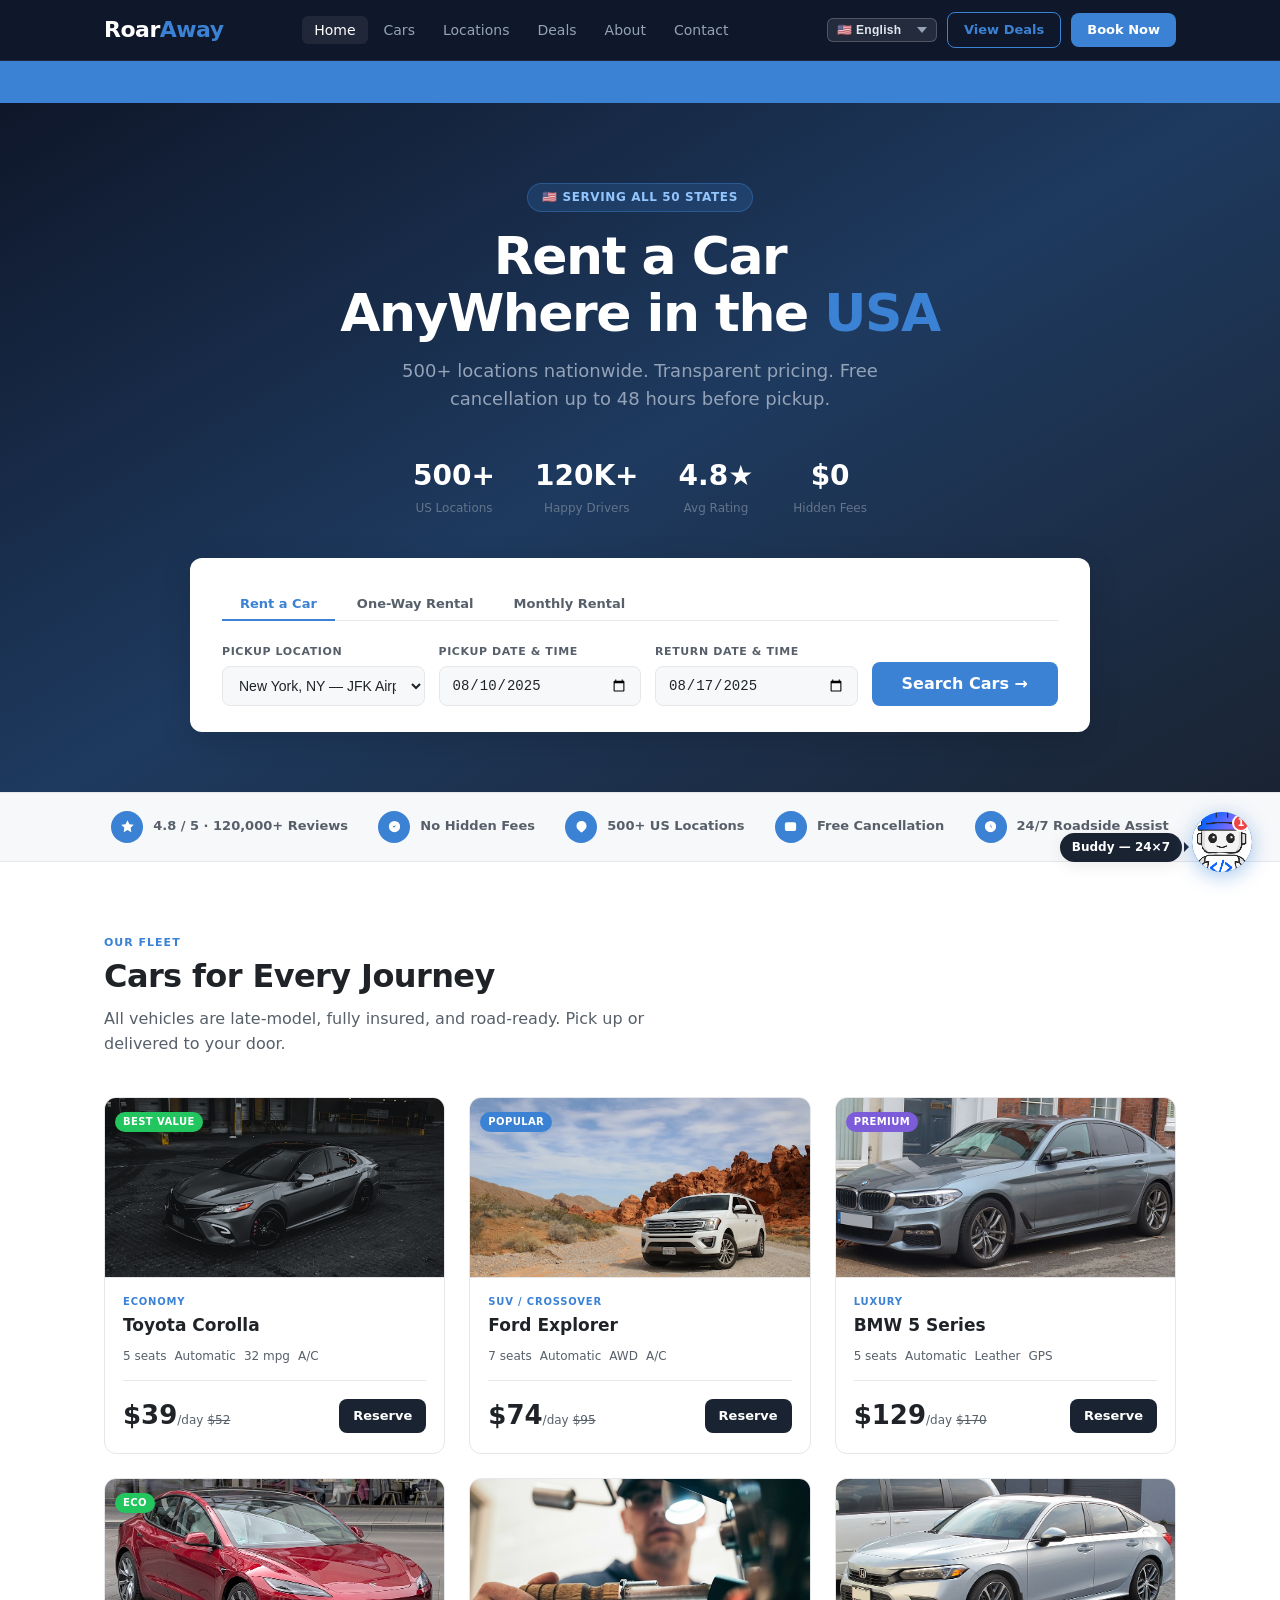
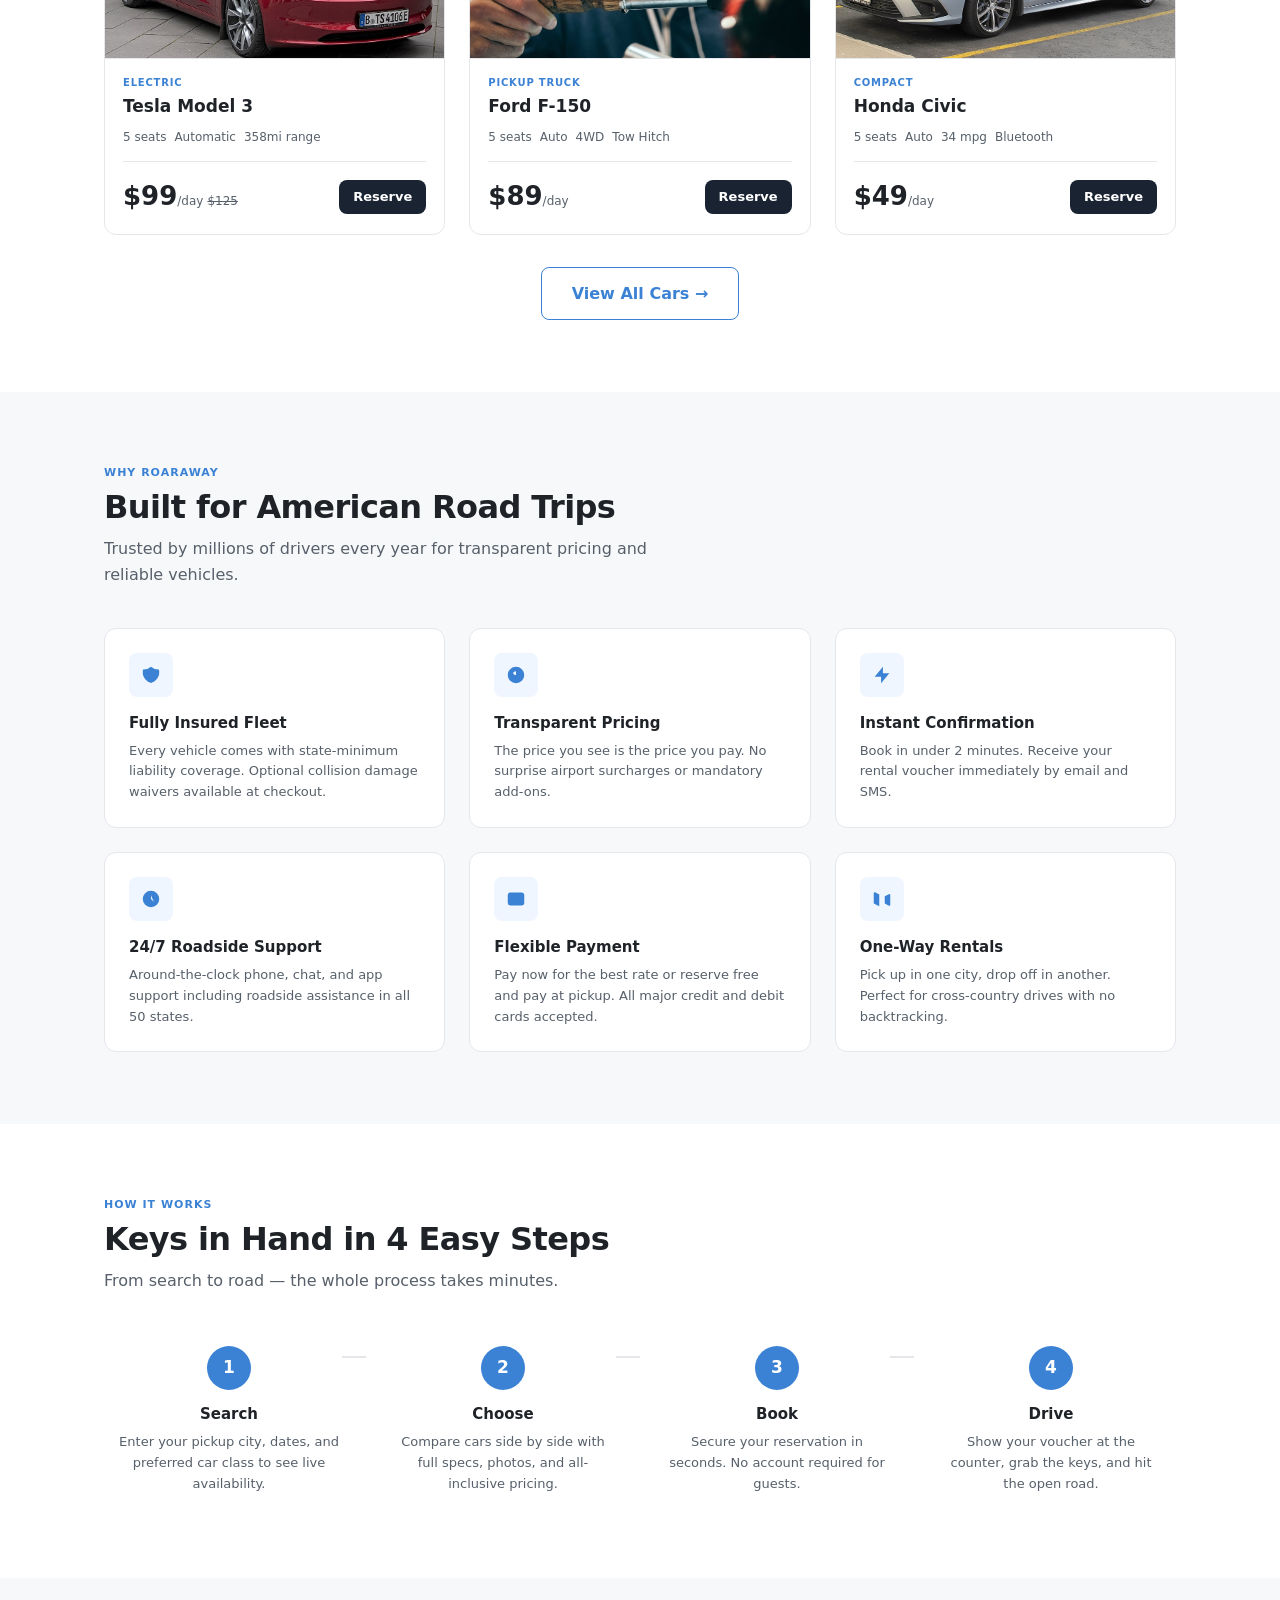
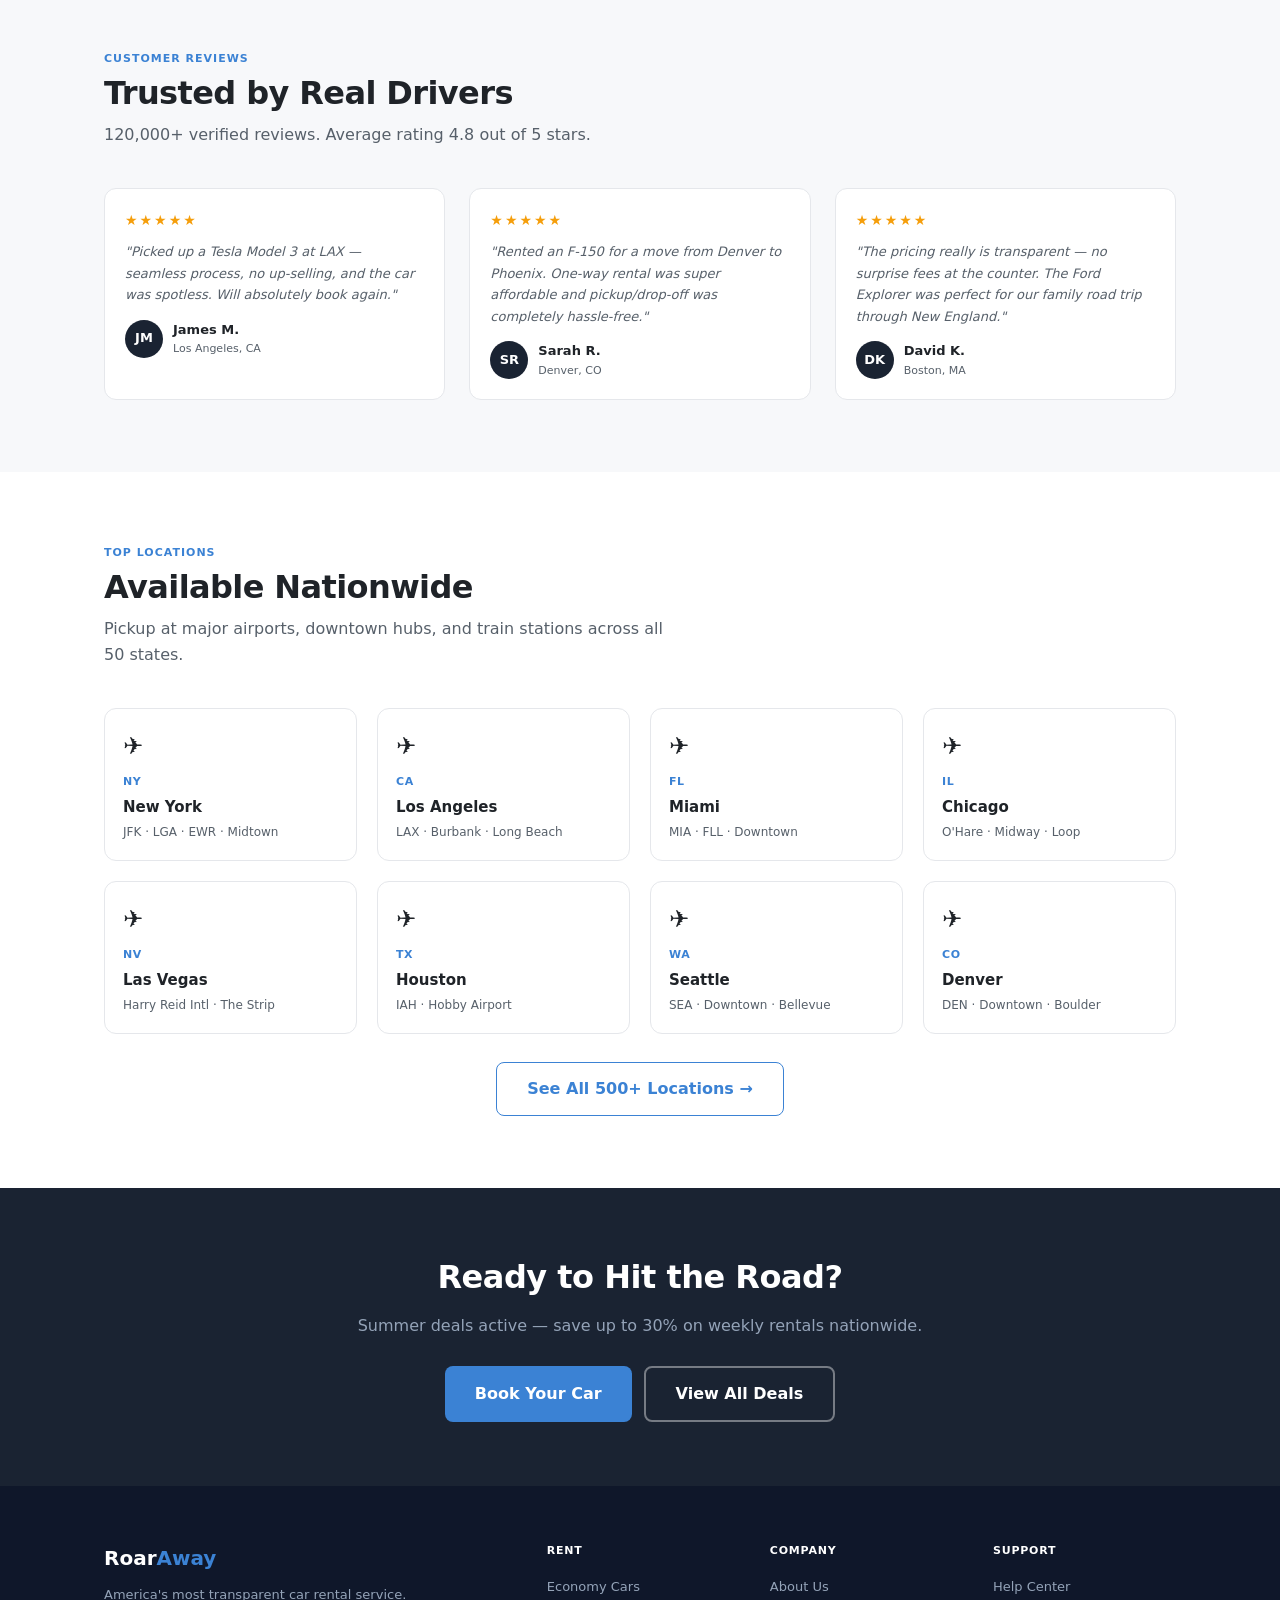
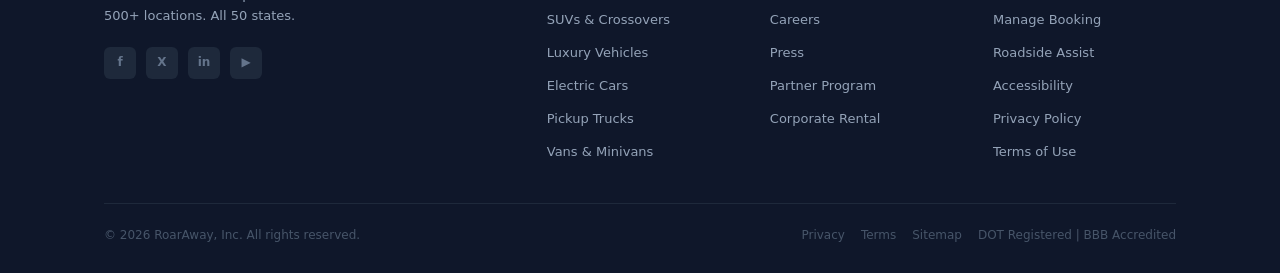
<file: index.html>
<!DOCTYPE html>
<html lang="en">
<head>
<meta charset="UTF-8" />
<meta name="viewport" content="width=device-width, initial-scale=1.0" />
<title>RoarAway — Car Rental USA | 500+ Locations</title>
<meta name="description" content="Rent a car anywhere in the USA. 500+ locations, no hidden fees, free cancellation. Economy to luxury — book online in minutes.">
<link rel="stylesheet" href="css/styles.css" />
<style>
  /* Hero extras */
  .hero-ctas { display:flex; gap:12px; justify-content:center; margin-bottom:44px; flex-wrap:wrap; }
  .fleet-grid { display:grid; grid-template-columns:repeat(3,1fr); gap:24px; }
  @media(max-width:900px){ .fleet-grid{ grid-template-columns:1fr 1fr; } }
  @media(max-width:600px){ .fleet-grid{ grid-template-columns:1fr; } }
</style>
</head>
<body>

<!-- NAVBAR -->
<nav class="navbar">
  <div class="container navbar-inner">
    <a href="index.html" class="navbar-logo">Roar<span>Away</span></a>
    <ul class="navbar-links">
      <li><a href="index.html" class="active" data-i18n="nav_home">Home</a></li>
      <li><a href="cars.html" data-i18n="nav_cars">Cars</a></li>
      <li><a href="locations.html" data-i18n="nav_locations">Locations</a></li>
      <li><a href="deals.html" data-i18n="nav_deals">Deals</a></li>
      <li><a href="about.html" data-i18n="nav_about">About</a></li>
      <li><a href="contact.html" data-i18n="nav_contact">Contact</a></li>
    </ul>
    <div class="navbar-actions">
      <div class="lang-switcher">
        <select class="lang-select" aria-label="Choose language">
          <option value="en">🇺🇸 English</option>
          <option value="de">🇩🇪 Deutsch</option>
          <option value="es">🇪🇸 Español</option>
          <option value="fr">🇫🇷 Français</option>
        </select>
      </div>
      <a href="deals.html" class="btn btn-ghost btn-sm" data-i18n="nav_view_deals">View Deals</a>
      <a href="#search" class="btn btn-primary btn-sm" data-i18n="nav_book_now">Book Now</a>
    </div>
    <button class="menu-toggle" aria-label="Menu">
      <span></span><span></span><span></span>
    </button>
  </div>
</nav>

<!-- STATES TICKER -->
<div class="states-bar">
  <div class="states-ticker">
    <span>New York</span><span>California</span><span>Texas</span>
    <span>Florida</span><span>Illinois</span><span>Nevada</span>
    <span>Arizona</span><span>Georgia</span><span>Colorado</span>
    <span>Washington</span><span>Massachusetts</span><span>Oregon</span>
    <span>Hawaii</span><span>Michigan</span><span>North Carolina</span>
    <span>Virginia</span><span>Tennessee</span><span>Minnesota</span>
  </div>
</div>

<!-- HERO -->
<section class="hero">
  <div class="container">
    <div class="hero-tag" data-i18n="hero_tag">🇺🇸 Serving All 50 States</div>
    <h1 data-i18n="hero_h1" data-i18n-html>Rent a Car<br>EveryWhere in the <span>USA</span></h1>
    <p data-i18n="hero_sub">500+ locations nationwide. Transparent pricing. Free cancellation up to 48 hours before pickup.</p>
    <div class="hero-stats">
      <div><div class="hero-stat-num">500+</div><div class="hero-stat-label" data-i18n="hero_stat_loc">US Locations</div></div>
      <div><div class="hero-stat-num">120K+</div><div class="hero-stat-label" data-i18n="hero_stat_cust">Happy Drivers</div></div>
      <div><div class="hero-stat-num">4.8★</div><div class="hero-stat-label" data-i18n="hero_stat_rat">Avg Rating</div></div>
      <div><div class="hero-stat-num">$0</div><div class="hero-stat-label" data-i18n="hero_stat_fee">Hidden Fees</div></div>
    </div>

    <!-- SEARCH CARD -->
    <div class="search-card" id="search">
      <div class="search-tabs">
        <button class="search-tab active" data-i18n="search_tab_rent">Rent a Car</button>
        <button class="search-tab" data-i18n="search_tab_oneway">One-Way Rental</button>
        <button class="search-tab" data-i18n="search_tab_monthly">Monthly Rental</button>
      </div>
      <form class="search-form" onsubmit="event.preventDefault(); window.location.href='cars.html'">
        <div class="form-group">
          <label data-i18n="search_pickup_lbl">Pickup Location</label>
          <select>
            <option>New York, NY — JFK Airport</option>
            <option>Los Angeles, CA — LAX Airport</option>
            <option>Chicago, IL — O'Hare Airport</option>
            <option>Miami, FL — MIA Airport</option>
            <option>Houston, TX — IAH Airport</option>
            <option>Las Vegas, NV — Harry Reid Intl</option>
            <option>Seattle, WA — SEA Airport</option>
            <option>Denver, CO — DEN Airport</option>
            <option>Atlanta, GA — ATL Airport</option>
            <option>Boston, MA — Logan Intl</option>
            <option>Phoenix, AZ — PHX Airport</option>
            <option>San Francisco, CA — SFO Airport</option>
          </select>
        </div>
        <div class="form-group">
          <label data-i18n="search_pickup_date">Pickup Date &amp; Time</label>
          <input type="date" value="2025-08-10" />
        </div>
        <div class="form-group">
          <label data-i18n="search_return_date">Return Date &amp; Time</label>
          <input type="date" value="2025-08-17" />
        </div>
        <div>
          <button type="submit" class="btn btn-primary btn-lg btn-full" style="height:44px" data-i18n="search_btn">Search Cars →</button>
        </div>
      </form>
    </div>
  </div>
</section>

<!-- TRUST BAR -->
<div class="trust-bar">
  <div class="container trust-inner">
    <div class="trust-item">
      <div class="trust-icon"><svg viewBox="0 0 24 24"><path d="M12 2l3.09 6.26L22 9.27l-5 4.87 1.18 6.88L12 17.77l-6.18 3.25L7 14.14 2 9.27l6.91-1.01z"/></svg></div>
      <span data-i18n="trust_reviews">4.8 / 5 &nbsp;·&nbsp; 120,000+ Reviews</span>
    </div>
    <div class="trust-item">
      <div class="trust-icon"><svg viewBox="0 0 24 24"><path d="M9 12l2 2 4-4m6 2a9 9 0 11-18 0 9 9 0 0118 0z"/></svg></div>
      <span data-i18n="trust_fees">No Hidden Fees</span>
    </div>
    <div class="trust-item">
      <div class="trust-icon"><svg viewBox="0 0 24 24"><path d="M17.657 16.657L13.414 20.9a2 2 0 01-2.827 0l-4.244-4.243a8 8 0 1111.314 0z"/><path d="M15 11a3 3 0 11-6 0 3 3 0 016 0z"/></svg></div>
      <span data-i18n="trust_locations">500+ US Locations</span>
    </div>
    <div class="trust-item">
      <div class="trust-icon"><svg viewBox="0 0 24 24"><path d="M3 10h18M7 15h1m4 0h1m-7 4h12a3 3 0 003-3V8a3 3 0 00-3-3H6a3 3 0 00-3 3v8a3 3 0 003 3z"/></svg></div>
      <span data-i18n="trust_cancel">Free Cancellation</span>
    </div>
    <div class="trust-item">
      <div class="trust-icon"><svg viewBox="0 0 24 24"><path d="M12 8v4l3 3m6-3a9 9 0 11-18 0 9 9 0 0118 0z"/></svg></div>
      <span data-i18n="trust_roadside">24/7 Roadside Assist</span>
    </div>
  </div>
</div>

<!-- FLEET PREVIEW -->
<section class="section">
  <div class="container">
    <span class="section-tag" data-i18n="fleet_tag">Our Fleet</span>
    <h2 class="section-title" data-i18n="fleet_title">Cars for Every Journey</h2>
    <p class="section-sub" data-i18n="fleet_sub">All vehicles are late-model, fully insured, and road-ready. Pick up or delivered to your door.</p>
    <div class="fleet-grid">

      <div class="car-card" data-category="economy" data-price="39">
        <div class="car-img">
          <div class="car-img-badge"><span class="badge badge-green">Best Value</span></div>
          <img src="assets/images/corolla.jpg" alt="Toyota Corolla" loading="lazy" />
        </div>
        <div class="car-body">
          <div class="car-category">Economy</div>
          <div class="car-name">Toyota Corolla</div>
          <div class="car-specs">
            <span class="car-spec">5 seats</span><span class="car-spec">Automatic</span><span class="car-spec">32 mpg</span><span class="car-spec">A/C</span>
          </div>
          <div class="car-footer">
            <div class="car-price"><span class="price-num">$39</span><span class="price-unit">/day</span><span class="price-old">$52</span></div>
            <a href="cars.html" class="btn btn-dark btn-sm reserve-btn">Reserve</a>
          </div>
        </div>
      </div>

      <div class="car-card" data-category="suv" data-price="74">
        <div class="car-img">
          <div class="car-img-badge"><span class="badge badge-blue">Popular</span></div>
          <img src="assets/images/explorer.jpg" alt="Ford Explorer" loading="lazy" />
        </div>
        <div class="car-body">
          <div class="car-category">SUV / Crossover</div>
          <div class="car-name">Ford Explorer</div>
          <div class="car-specs">
            <span class="car-spec">7 seats</span><span class="car-spec">Automatic</span><span class="car-spec">AWD</span><span class="car-spec">A/C</span>
          </div>
          <div class="car-footer">
            <div class="car-price"><span class="price-num">$74</span><span class="price-unit">/day</span><span class="price-old">$95</span></div>
            <a href="cars.html" class="btn btn-dark btn-sm reserve-btn">Reserve</a>
          </div>
        </div>
      </div>

      <div class="car-card" data-category="luxury" data-price="129">
        <div class="car-img">
          <div class="car-img-badge"><span class="badge badge-purple">Premium</span></div>
          <img src="assets/images/bmw5.jpg" alt="BMW 5 Series" loading="lazy" />
        </div>
        <div class="car-body">
          <div class="car-category">Luxury</div>
          <div class="car-name">BMW 5 Series</div>
          <div class="car-specs">
            <span class="car-spec">5 seats</span><span class="car-spec">Automatic</span><span class="car-spec">Leather</span><span class="car-spec">GPS</span>
          </div>
          <div class="car-footer">
            <div class="car-price"><span class="price-num">$129</span><span class="price-unit">/day</span><span class="price-old">$170</span></div>
            <a href="cars.html" class="btn btn-dark btn-sm reserve-btn">Reserve</a>
          </div>
        </div>
      </div>

      <div class="car-card" data-category="electric" data-price="99">
        <div class="car-img">
          <div class="car-img-badge"><span class="badge badge-green">Eco</span></div>
          <img src="assets/images/tesla3.jpg" alt="Tesla Model 3" loading="lazy" />
        </div>
        <div class="car-body">
          <div class="car-category">Electric</div>
          <div class="car-name">Tesla Model 3</div>
          <div class="car-specs">
            <span class="car-spec">5 seats</span><span class="car-spec">Automatic</span><span class="car-spec">358mi range</span>
          </div>
          <div class="car-footer">
            <div class="car-price"><span class="price-num">$99</span><span class="price-unit">/day</span><span class="price-old">$125</span></div>
            <a href="cars.html" class="btn btn-dark btn-sm reserve-btn">Reserve</a>
          </div>
        </div>
      </div>

      <div class="car-card" data-category="truck" data-price="89">
        <div class="car-img">
          <img src="assets/images/f150.jpg" alt="Ford F-150" loading="lazy" />
        </div>
        <div class="car-body">
          <div class="car-category">Pickup Truck</div>
          <div class="car-name">Ford F-150</div>
          <div class="car-specs">
            <span class="car-spec">5 seats</span><span class="car-spec">Auto</span><span class="car-spec">4WD</span><span class="car-spec">Tow Hitch</span>
          </div>
          <div class="car-footer">
            <div class="car-price"><span class="price-num">$89</span><span class="price-unit">/day</span></div>
            <a href="cars.html" class="btn btn-dark btn-sm reserve-btn">Reserve</a>
          </div>
        </div>
      </div>

      <div class="car-card" data-category="compact" data-price="49">
        <div class="car-img">
          <img src="assets/images/civic.jpg" alt="Honda Civic" loading="lazy" />
        </div>
        <div class="car-body">
          <div class="car-category">Compact</div>
          <div class="car-name">Honda Civic</div>
          <div class="car-specs">
            <span class="car-spec">5 seats</span><span class="car-spec">Auto</span><span class="car-spec">34 mpg</span><span class="car-spec">Bluetooth</span>
          </div>
          <div class="car-footer">
            <div class="car-price"><span class="price-num">$49</span><span class="price-unit">/day</span></div>
            <a href="cars.html" class="btn btn-dark btn-sm reserve-btn">Reserve</a>
          </div>
        </div>
      </div>

    </div>
    <div style="text-align:center;margin-top:32px">
      <a href="cars.html" class="btn btn-ghost btn-lg" data-i18n="fleet_view_all">View All Cars →</a>
    </div>
  </div>
</section>

<!-- FEATURES -->
<section class="section section--gray">
  <div class="container">
    <span class="section-tag" data-i18n="feat_tag">Why RoarAway</span>
    <h2 class="section-title" data-i18n="feat_title">Built for American Road Trips</h2>
    <p class="section-sub" data-i18n="feat_sub">Trusted by millions of drivers every year for transparent pricing and reliable vehicles.</p>
    <div class="grid-3">
      <div class="feature-card">
        <div class="feature-icon"><svg viewBox="0 0 24 24"><path d="M9 12l2 2 4-4m5.618-4.016A11.955 11.955 0 0112 2.944a11.955 11.955 0 01-8.618 3.04A12.02 12.02 0 003 9c0 5.591 3.824 10.29 9 11.622 5.176-1.332 9-6.03 9-11.622 0-1.042-.133-2.052-.382-3.016z"/></svg></div>
        <div class="feature-title" data-i18n="feat_insured_t">Fully Insured Fleet</div>
        <div class="feature-desc" data-i18n="feat_insured_d">Every vehicle comes with state-minimum liability coverage. Optional collision damage waivers available at checkout.</div>
      </div>
      <div class="feature-card">
        <div class="feature-icon"><svg viewBox="0 0 24 24"><path d="M12 8c-1.657 0-3 .895-3 2s1.343 2 3 2 3 .895 3 2-1.343 2-3 2m0-8c1.11 0 2.08.402 2.599 1M12 8V7m0 1v8m0 0v1m0-1c-1.11 0-2.08-.402-2.599-1M21 12a9 9 0 11-18 0 9 9 0 0118 0z"/></svg></div>
        <div class="feature-title" data-i18n="feat_price_t">Transparent Pricing</div>
        <div class="feature-desc" data-i18n="feat_price_d">The price you see is the price you pay. No surprise airport surcharges or mandatory add-ons.</div>
      </div>
      <div class="feature-card">
        <div class="feature-icon"><svg viewBox="0 0 24 24"><path d="M13 10V3L4 14h7v7l9-11h-7z"/></svg></div>
        <div class="feature-title" data-i18n="feat_instant_t">Instant Confirmation</div>
        <div class="feature-desc" data-i18n="feat_instant_d">Book in under 2 minutes. Receive your rental voucher immediately by email and SMS.</div>
      </div>
      <div class="feature-card">
        <div class="feature-icon"><svg viewBox="0 0 24 24"><path d="M12 8v4l3 3m6-3a9 9 0 11-18 0 9 9 0 0118 0z"/></svg></div>
        <div class="feature-title" data-i18n="feat_support_t">24/7 Roadside Support</div>
        <div class="feature-desc" data-i18n="feat_support_d">Around-the-clock phone, chat, and app support including roadside assistance in all 50 states.</div>
      </div>
      <div class="feature-card">
        <div class="feature-icon"><svg viewBox="0 0 24 24"><path d="M3 10h18M7 15h1m4 0h1m-7 4h12a3 3 0 003-3V8a3 3 0 00-3-3H6a3 3 0 00-3 3v8a3 3 0 003 3z"/></svg></div>
        <div class="feature-title" data-i18n="feat_payment_t">Flexible Payment</div>
        <div class="feature-desc" data-i18n="feat_payment_d">Pay now for the best rate or reserve free and pay at pickup. All major credit and debit cards accepted.</div>
      </div>
      <div class="feature-card">
        <div class="feature-icon"><svg viewBox="0 0 24 24"><path d="M9 20l-5.447-2.724A1 1 0 013 16.382V5.618a1 1 0 011.447-.894L9 7m0 13l6-3m-6 3V7m6 10l4.553 2.276A1 1 0 0021 18.382V7.618a1 1 0 00-1.447-.894L15 9m0 8V9m0 0L9 7"/></svg></div>
        <div class="feature-title" data-i18n="feat_oneway_t">One-Way Rentals</div>
        <div class="feature-desc" data-i18n="feat_oneway_d">Pick up in one city, drop off in another. Perfect for cross-country drives with no backtracking.</div>
      </div>
    </div>
  </div>
</section>

<!-- HOW IT WORKS -->
<section class="section">
  <div class="container">
    <span class="section-tag" data-i18n="steps_tag">How It Works</span>
    <h2 class="section-title" data-i18n="steps_title">Keys in Hand in 4 Easy Steps</h2>
    <p class="section-sub" data-i18n="steps_sub">From search to road — the whole process takes minutes.</p>
    <div class="steps-grid">
      <div class="step-card"><div class="step-num">1</div><div class="step-title" data-i18n="step1_title">Search</div><div class="step-desc" data-i18n="step1_desc">Enter your pickup city, dates, and preferred car class to see live availability.</div></div>
      <div class="step-card"><div class="step-num">2</div><div class="step-title" data-i18n="step2_title">Choose</div><div class="step-desc" data-i18n="step2_desc">Compare cars side by side with full specs, photos, and all-inclusive pricing.</div></div>
      <div class="step-card"><div class="step-num">3</div><div class="step-title" data-i18n="step3_title">Book</div><div class="step-desc" data-i18n="step3_desc">Secure your reservation in seconds. No account required for guests.</div></div>
      <div class="step-card"><div class="step-num">4</div><div class="step-title" data-i18n="step4_title">Drive</div><div class="step-desc" data-i18n="step4_desc">Show your voucher at the counter, grab the keys, and hit the open road.</div></div>
    </div>
  </div>
</section>

<!-- REVIEWS -->
<section class="section section--gray">
  <div class="container">
    <span class="section-tag" data-i18n="reviews_tag">Customer Reviews</span>
    <h2 class="section-title" data-i18n="reviews_title">Trusted by Real Drivers</h2>
    <p class="section-sub" data-i18n="reviews_sub">120,000+ verified reviews. Average rating 4.8 out of 5 stars.</p>
    <div class="grid-3">
      <div class="review-card"><div class="stars">★★★★★</div><p class="review-text">"Picked up a Tesla Model 3 at LAX — seamless process, no up-selling, and the car was spotless. Will absolutely book again."</p><div class="reviewer"><div class="reviewer-avatar">JM</div><div><div class="reviewer-name">James M.</div><div class="reviewer-loc">Los Angeles, CA</div></div></div></div>
      <div class="review-card"><div class="stars">★★★★★</div><p class="review-text">"Rented an F-150 for a move from Denver to Phoenix. One-way rental was super affordable and pickup/drop-off was completely hassle-free."</p><div class="reviewer"><div class="reviewer-avatar">SR</div><div><div class="reviewer-name">Sarah R.</div><div class="reviewer-loc">Denver, CO</div></div></div></div>
      <div class="review-card"><div class="stars">★★★★★</div><p class="review-text">"The pricing really is transparent — no surprise fees at the counter. The Ford Explorer was perfect for our family road trip through New England."</p><div class="reviewer"><div class="reviewer-avatar">DK</div><div><div class="reviewer-name">David K.</div><div class="reviewer-loc">Boston, MA</div></div></div></div>
    </div>
  </div>
</section>

<!-- POPULAR LOCATIONS -->
<section class="section">
  <div class="container">
    <span class="section-tag" data-i18n="locs_tag">Top Locations</span>
    <h2 class="section-title" data-i18n="locs_title">Available Nationwide</h2>
    <p class="section-sub" data-i18n="locs_sub">Pickup at major airports, downtown hubs, and train stations across all 50 states.</p>
    <div class="grid-4">
      <div class="loc-card"><div class="loc-icon">✈</div><div class="loc-state">NY</div><div class="loc-city">New York</div><div class="loc-spots">JFK · LGA · EWR · Midtown</div></div>
      <div class="loc-card"><div class="loc-icon">✈</div><div class="loc-state">CA</div><div class="loc-city">Los Angeles</div><div class="loc-spots">LAX · Burbank · Long Beach</div></div>
      <div class="loc-card"><div class="loc-icon">✈</div><div class="loc-state">FL</div><div class="loc-city">Miami</div><div class="loc-spots">MIA · FLL · Downtown</div></div>
      <div class="loc-card"><div class="loc-icon">✈</div><div class="loc-state">IL</div><div class="loc-city">Chicago</div><div class="loc-spots">O'Hare · Midway · Loop</div></div>
      <div class="loc-card"><div class="loc-icon">✈</div><div class="loc-state">NV</div><div class="loc-city">Las Vegas</div><div class="loc-spots">Harry Reid Intl · The Strip</div></div>
      <div class="loc-card"><div class="loc-icon">✈</div><div class="loc-state">TX</div><div class="loc-city">Houston</div><div class="loc-spots">IAH · Hobby Airport</div></div>
      <div class="loc-card"><div class="loc-icon">✈</div><div class="loc-state">WA</div><div class="loc-city">Seattle</div><div class="loc-spots">SEA · Downtown · Bellevue</div></div>
      <div class="loc-card"><div class="loc-icon">✈</div><div class="loc-state">CO</div><div class="loc-city">Denver</div><div class="loc-spots">DEN · Downtown · Boulder</div></div>
    </div>
    <div style="text-align:center;margin-top:28px">
      <a href="locations.html" class="btn btn-ghost btn-lg" data-i18n="locs_view_all">See All 500+ Locations →</a>
    </div>
  </div>
</section>

<!-- CTA BANNER -->
<div class="cta-banner">
  <div class="container">
    <h2 data-i18n="cta_title">Ready to Hit the Road?</h2>
    <p data-i18n="cta_sub">Summer deals active — save up to 30% on weekly rentals nationwide.</p>
    <div class="cta-actions">
      <a href="#search" class="btn btn-primary btn-lg" data-i18n="cta_book">Book Your Car</a>
      <a href="deals.html" class="btn btn-outline btn-lg" data-i18n="cta_deals">View All Deals</a>
    </div>
  </div>
</div>

<!-- FOOTER -->
<footer class="footer">
  <div class="container">
    <div class="footer-grid">
      <div>
        <div class="footer-logo">Roar<span>Away</span></div>
        <p class="footer-tagline" data-i18n="footer_tagline" data-i18n-html>America's most transparent car rental service.<br>500+ locations. All 50 states.</p>
        <div class="footer-socials">
          <a href="#" class="footer-social">f</a>
          <a href="#" class="footer-social">X</a>
          <a href="#" class="footer-social">in</a>
          <a href="#" class="footer-social">▶</a>
        </div>
      </div>
      <div class="footer-col"><h4 data-i18n="footer_rent">Rent</h4><ul>
        <li><a href="cars.html" data-i18n="footer_economy">Economy Cars</a></li>
        <li><a href="cars.html" data-i18n="footer_suvs">SUVs &amp; Crossovers</a></li>
        <li><a href="cars.html" data-i18n="footer_luxury">Luxury Vehicles</a></li>
        <li><a href="cars.html" data-i18n="footer_electric">Electric Cars</a></li>
        <li><a href="cars.html" data-i18n="footer_trucks">Pickup Trucks</a></li>
        <li><a href="cars.html" data-i18n="footer_vans">Vans &amp; Minivans</a></li>
      </ul></div>
      <div class="footer-col"><h4 data-i18n="footer_company">Company</h4><ul>
        <li><a href="about.html" data-i18n="footer_about">About Us</a></li>
        <li><a href="about.html" data-i18n="footer_careers">Careers</a></li>
        <li><a href="about.html" data-i18n="footer_press">Press</a></li>
        <li><a href="contact.html" data-i18n="footer_partner">Partner Program</a></li>
        <li><a href="contact.html" data-i18n="footer_corporate">Corporate Rental</a></li>
      </ul></div>
      <div class="footer-col"><h4 data-i18n="footer_support">Support</h4><ul>
        <li><a href="contact.html" data-i18n="footer_help">Help Center</a></li>
        <li><a href="contact.html" data-i18n="footer_booking">Manage Booking</a></li>
        <li><a href="contact.html" data-i18n="footer_roadside">Roadside Assist</a></li>
        <li><a href="contact.html" data-i18n="footer_access">Accessibility</a></li>
        <li><a href="#" data-i18n="footer_privacy">Privacy Policy</a></li>
        <li><a href="#" data-i18n="footer_terms">Terms of Use</a></li>
      </ul></div>
    </div>
    <div class="footer-bottom">
      <span data-i18n="footer_copy">&copy; 2026 RoarAway, Inc. All rights reserved.</span>
      <div class="footer-legal">
        <a href="#">Privacy</a><a href="#">Terms</a><a href="#">Sitemap</a>
        <span data-i18n="footer_legal">DOT Registered &nbsp;|&nbsp; BBB Accredited</span>
      </div>
    </div>
  </div>
</footer>

<!-- 24/7 HELPLINE CHAT WIDGET -->
<!-- Label tooltip -->
<div class="chat-label" id="chatLabel">Buddy — 24×7</div>

<!-- Floating action button -->
<button class="chat-fab" id="chatFab" aria-label="Open buddy chat" aria-expanded="false">
  <img class="chat-fab-open" src="assets/images/Boblogo.png" alt="Chat" style="width:60px;height:60px;object-fit:cover;border-radius:50%;position:absolute;inset:0;" />
  <svg class="chat-fab-close" viewBox="0 0 24 24"><line x1="18" y1="6" x2="6" y2="18"/><line x1="6" y1="6" x2="18" y2="18"/></svg>
  <span class="chat-badge" id="chatBadge">1</span>
</button>

<!-- Chat panel -->
<div class="chat-panel" id="chatPanel" role="dialog" aria-label="24/7 Helpline Chat" aria-hidden="true">

  <div class="chat-header">
    <div class="chat-avatar">DA</div>
    <div class="chat-header-info">
      <div class="chat-header-name">RoarAway Helpline</div>
      <div class="chat-header-status">● Online now — 24×7 support</div>
    </div>
  </div>

  <div class="chat-messages" id="chatMessages">
    <div class="chat-msg chat-msg--agent">
      <div class="chat-bubble">👋 Hi there! Welcome to RoarAway's 24×7 buddy. How can I assist you today?</div>
      <span class="chat-msg-time">Now</span>
    </div>
  </div>

  <!-- Quick reply chips -->
  <div class="chat-chips" id="chatChips">
    <button class="chat-chip" data-reply="I need help with my booking">Manage Booking</button>
    <button class="chat-chip" data-reply="I need roadside assistance">Roadside Assist</button>
    <button class="chat-chip" data-reply="What are the rental rates?">Rental Rates</button>
    <button class="chat-chip" data-reply="I want to cancel my reservation">Cancel Reservation</button>
  </div>

  <div class="chat-input-row">
    <textarea class="chat-input" id="chatInput" placeholder="Type your message…" rows="1" aria-label="Chat message"></textarea>
    <button class="chat-send" id="chatSend" aria-label="Send">
      <svg viewBox="0 0 24 24"><line x1="22" y1="2" x2="11" y2="13"/><polygon points="22 2 15 22 11 13 2 9 22 2"/></svg>
    </button>
  </div>
</div>

<script src="js/i18n.js"></script>
<script src="js/main.js"></script>
</body>
</html>
</file>
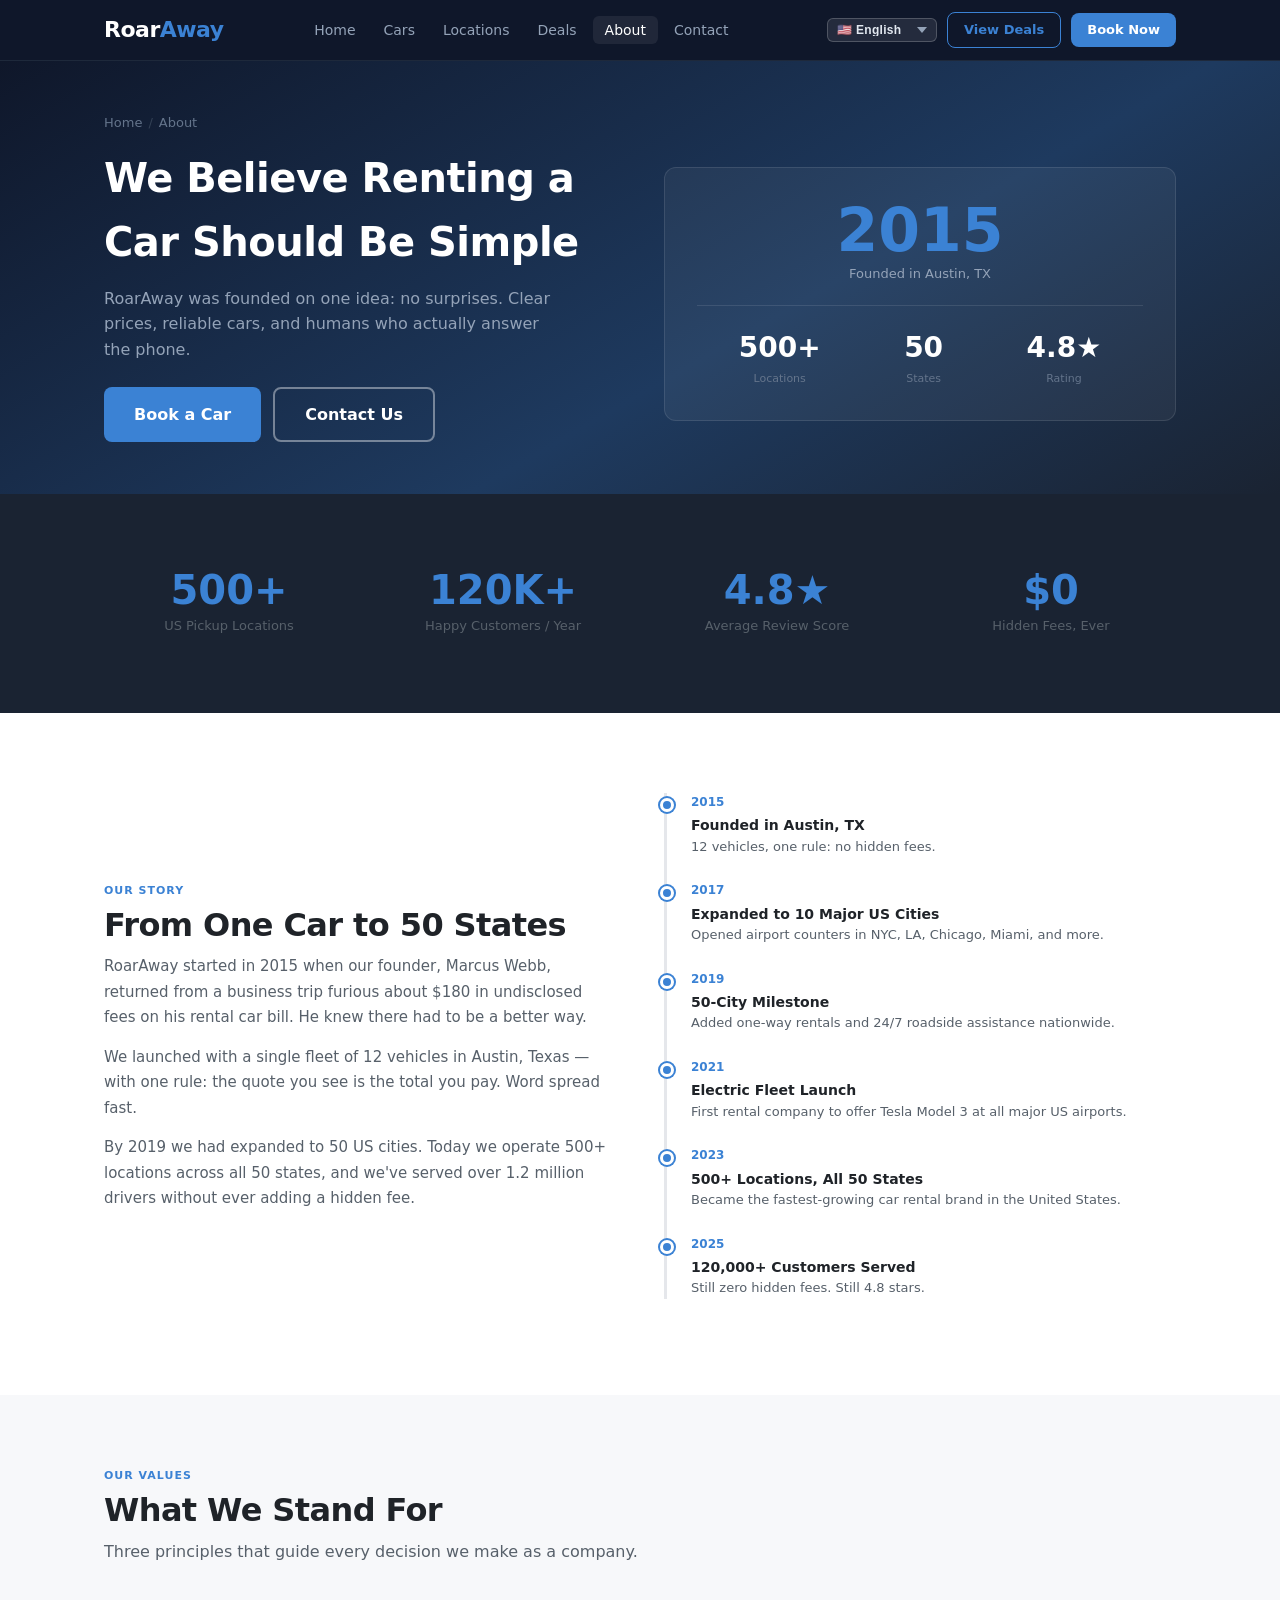
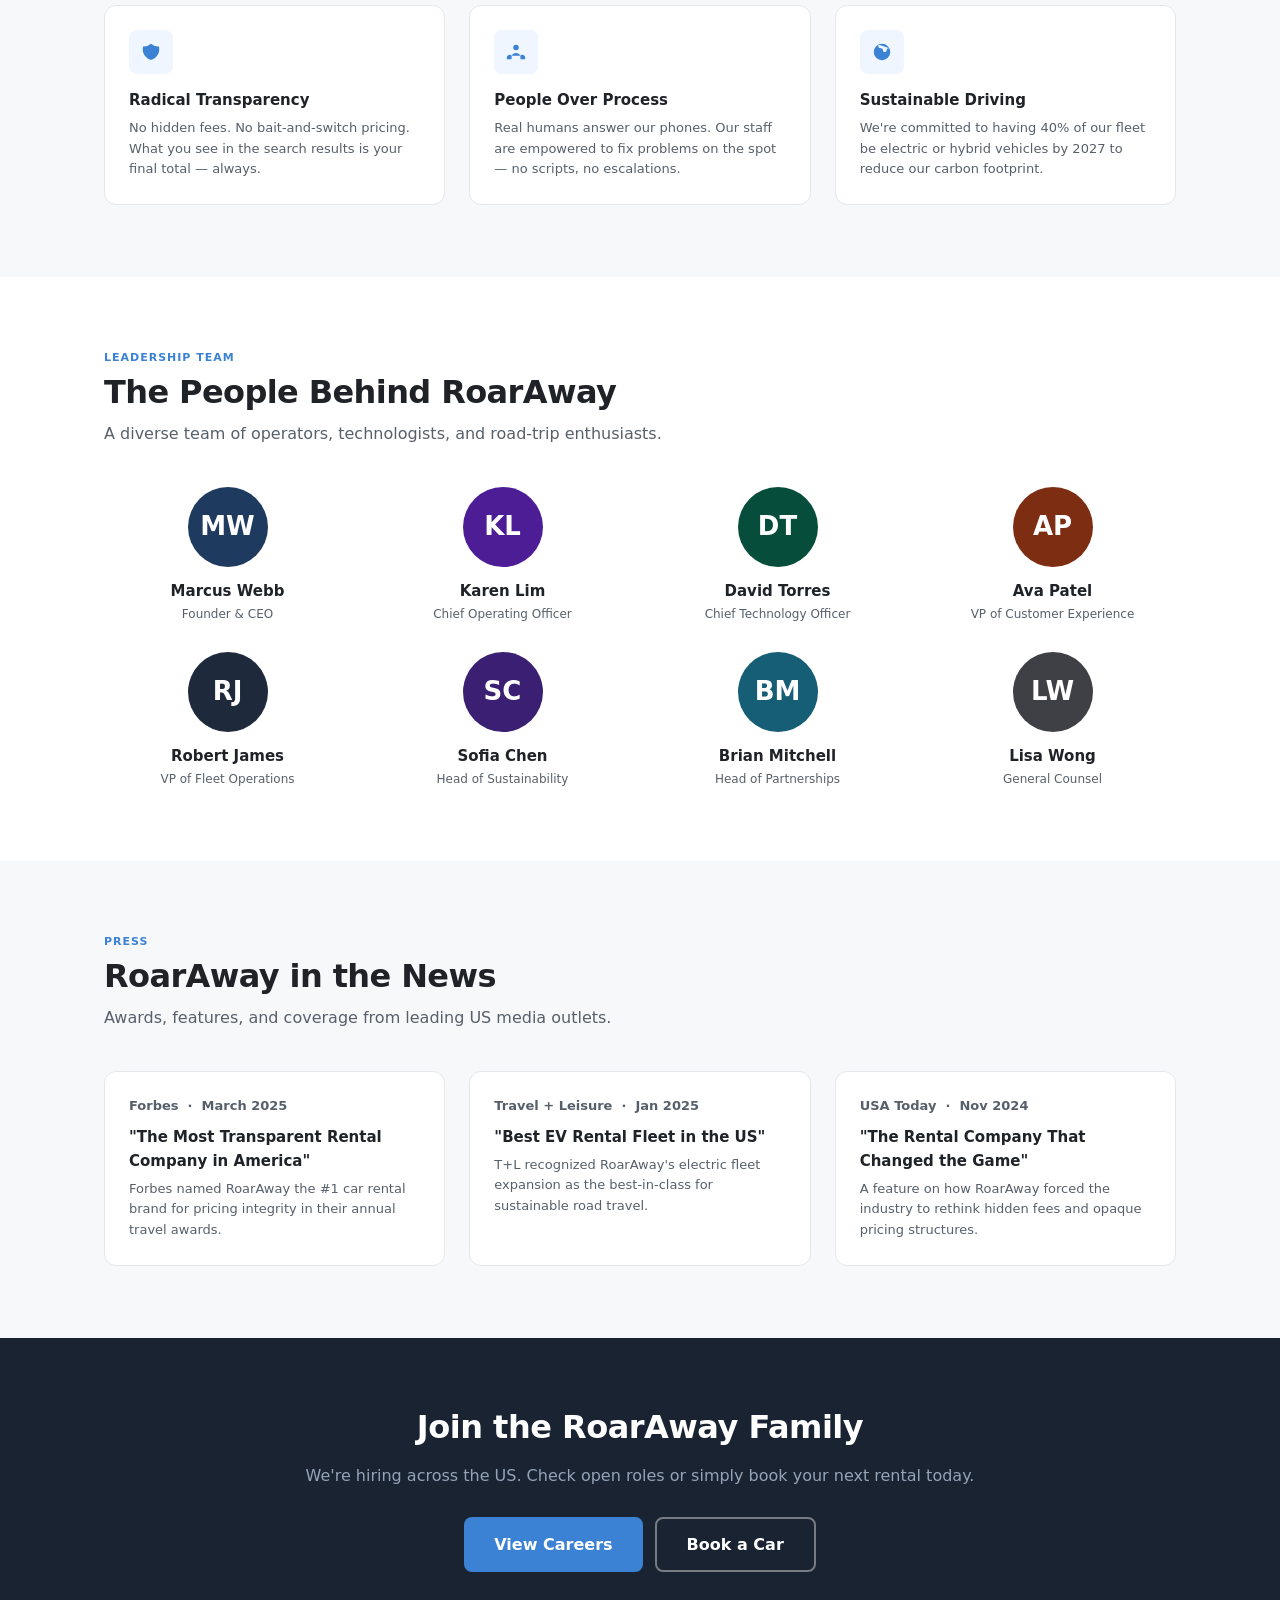
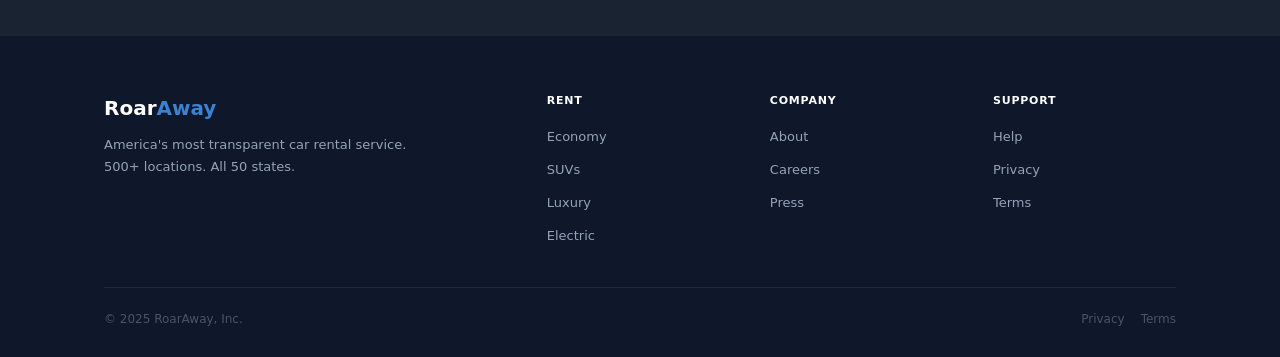
<file: about.html>
<!DOCTYPE html>
<html lang="en">
<head>
<meta charset="UTF-8" />
<meta name="viewport" content="width=device-width, initial-scale=1.0" />
<title>About Us — RoarAway Car Rental USA</title>
<meta name="description" content="Learn about RoarAway — America's most transparent car rental company, our story, team, and values.">
<link rel="stylesheet" href="css/styles.css" />
<style>
  .about-hero-inner { display:grid; grid-template-columns:1fr 1fr; gap:48px; align-items:center; }
  .about-hero-visual {
    background: rgba(255,255,255,0.05);
    border: 1px solid rgba(255,255,255,0.1);
    border-radius: var(--radius-lg);
    padding: 32px;
    text-align: center;
  }
  .about-hero-visual .big-num { font-size: 60px; font-weight: 900; color: var(--accent); line-height: 1; }
  .about-hero-visual .big-label { font-size: 13px; color: #94a3b8; margin-top: 4px; }
  .story-grid { display:grid; grid-template-columns:1fr 1fr; gap:48px; align-items:center; }
  .story-text p { color: var(--muted); margin-bottom: 14px; font-size: 15px; line-height: 1.7; }
  .timeline { border-left:3px solid var(--border); padding-left:24px; margin-top:8px; }
  .timeline-item { position:relative; margin-bottom:24px; }
  .timeline-item::before { content:''; position:absolute; left:-31px; top:5px; width:14px; height:14px; border-radius:50%; background:var(--accent); border:3px solid #fff; box-shadow:0 0 0 2px var(--accent); }
  .timeline-year { font-size:12px; font-weight:700; color:var(--accent); margin-bottom:2px; }
  .timeline-event { font-size:14px; font-weight:600; }
  .timeline-desc { font-size:13px; color:var(--muted); }
  .stats-band { background:var(--dark); color:#fff; padding:48px 0; }
  .stats-inner { display:grid; grid-template-columns:repeat(4,1fr); gap:24px; }
  .team-grid { display:grid; grid-template-columns:repeat(4,1fr); gap:28px; }
  .value-grid { display:grid; grid-template-columns:repeat(3,1fr); gap:24px; }
  @media(max-width:900px){ .about-hero-inner,.story-grid{ grid-template-columns:1fr; } .team-grid,.stats-inner{ grid-template-columns:1fr 1fr; } }
  @media(max-width:600px){ .team-grid,.stats-inner,.value-grid{ grid-template-columns:1fr 1fr; } }
</style>
</head>
<body>

<!-- NAVBAR -->
<nav class="navbar">
  <div class="container navbar-inner">
    <a href="index.html" class="navbar-logo">Roar<span>Away</span></a>
    <ul class="navbar-links">
      <li><a href="index.html" data-i18n="nav_home">Home</a></li>
      <li><a href="cars.html" data-i18n="nav_cars">Cars</a></li>
      <li><a href="locations.html" data-i18n="nav_locations">Locations</a></li>
      <li><a href="deals.html" data-i18n="nav_deals">Deals</a></li>
      <li><a href="about.html" class="active" data-i18n="nav_about">About</a></li>
      <li><a href="contact.html" data-i18n="nav_contact">Contact</a></li>
    </ul>
    <div class="navbar-actions">
      <div class="lang-switcher">
        <select class="lang-select" aria-label="Choose language">
          <option value="en">🇺🇸 English</option>
          <option value="de">🇩🇪 Deutsch</option>
          <option value="es">🇪🇸 Español</option>
          <option value="fr">🇫🇷 Français</option>
        </select>
      </div>
      <a href="deals.html" class="btn btn-ghost btn-sm" data-i18n="nav_view_deals">View Deals</a>
      <a href="index.html#search" class="btn btn-primary btn-sm" data-i18n="nav_book_now">Book Now</a>
    </div>
    <button class="menu-toggle"><span></span><span></span><span></span></button>
  </div>
</nav>

<!-- PAGE HERO -->
<div class="page-hero" style="padding-bottom:52px">
  <div class="container">
    <div class="breadcrumb"><a href="index.html" data-i18n="nav_home">Home</a><span class="breadcrumb-sep">/</span><span data-i18n="nav_about">About</span></div>
    <div class="about-hero-inner">
      <div>
        <h1 style="font-size:40px">We Believe Renting a Car Should Be Simple</h1>
        <p style="color:#94a3b8;font-size:16px;margin-top:12px;max-width:460px">RoarAway was founded on one idea: no surprises. Clear prices, reliable cars, and humans who actually answer the phone.</p>
        <div style="margin-top:24px;display:flex;gap:12px;flex-wrap:wrap">
          <a href="index.html#search" class="btn btn-primary btn-lg" data-i18n="about_cta_book">Book a Car</a>
          <a href="contact.html" class="btn btn-outline btn-lg" data-i18n="about_cta_contact">Contact Us</a>
        </div>
      </div>
      <div class="about-hero-visual">
        <div class="big-num">2015</div>
        <div class="big-label" data-i18n="about_hero_tag">Founded in Austin, TX</div>
        <div style="border-top:1px solid rgba(255,255,255,0.1);margin:20px 0"></div>
        <div style="display:flex;justify-content:space-around">
          <div><div style="font-size:28px;font-weight:900;color:#fff">500+</div><div style="font-size:11px;color:#64748b">Locations</div></div>
          <div><div style="font-size:28px;font-weight:900;color:#fff">50</div><div style="font-size:11px;color:#64748b">States</div></div>
          <div><div style="font-size:28px;font-weight:900;color:#fff">4.8★</div><div style="font-size:11px;color:#64748b">Rating</div></div>
        </div>
      </div>
    </div>
  </div>
</div>

<!-- STATS BAND -->
<div class="stats-band">
  <div class="container">
    <div class="stats-inner">
      <div class="stat-card">
        <div class="stat-num">500+</div>
        <div class="stat-label" data-i18n="about_stats_loc">US Pickup Locations</div>
      </div>
      <div class="stat-card">
        <div class="stat-num">120K+</div>
        <div class="stat-label" data-i18n="about_stats_cust">Happy Customers / Year</div>
      </div>
      <div class="stat-card">
        <div class="stat-num">4.8★</div>
        <div class="stat-label" data-i18n="about_stats_rat">Average Review Score</div>
      </div>
      <div class="stat-card">
        <div class="stat-num">$0</div>
        <div class="stat-label" data-i18n="about_stats_fee">Hidden Fees, Ever</div>
      </div>
    </div>
  </div>
</div>

<!-- OUR STORY -->
<section class="section">
  <div class="container">
    <div class="story-grid">
      <div class="story-text">
        <span class="section-tag" data-i18n="about_story_tag">Our Story</span>
        <h2 class="section-title" data-i18n="about_story_title">From One Car to 50 States</h2>
        <p>RoarAway started in 2015 when our founder, Marcus Webb, returned from a business trip furious about $180 in undisclosed fees on his rental car bill. He knew there had to be a better way.</p>
        <p>We launched with a single fleet of 12 vehicles in Austin, Texas — with one rule: the quote you see is the total you pay. Word spread fast.</p>
        <p>By 2019 we had expanded to 50 US cities. Today we operate 500+ locations across all 50 states, and we've served over 1.2 million drivers without ever adding a hidden fee.</p>
      </div>
      <div>
        <div class="timeline">
          <div class="timeline-item"><div class="timeline-year">2015</div><div class="timeline-event">Founded in Austin, TX</div><div class="timeline-desc">12 vehicles, one rule: no hidden fees.</div></div>
          <div class="timeline-item"><div class="timeline-year">2017</div><div class="timeline-event">Expanded to 10 Major US Cities</div><div class="timeline-desc">Opened airport counters in NYC, LA, Chicago, Miami, and more.</div></div>
          <div class="timeline-item"><div class="timeline-year">2019</div><div class="timeline-event">50-City Milestone</div><div class="timeline-desc">Added one-way rentals and 24/7 roadside assistance nationwide.</div></div>
          <div class="timeline-item"><div class="timeline-year">2021</div><div class="timeline-event">Electric Fleet Launch</div><div class="timeline-desc">First rental company to offer Tesla Model 3 at all major US airports.</div></div>
          <div class="timeline-item"><div class="timeline-year">2023</div><div class="timeline-event">500+ Locations, All 50 States</div><div class="timeline-desc">Became the fastest-growing car rental brand in the United States.</div></div>
          <div class="timeline-item"><div class="timeline-year">2025</div><div class="timeline-event">120,000+ Customers Served</div><div class="timeline-desc">Still zero hidden fees. Still 4.8 stars.</div></div>
        </div>
      </div>
    </div>
  </div>
</section>

<!-- VALUES -->
<section class="section section--gray">
  <div class="container">
    <span class="section-tag" data-i18n="about_vals_tag">Our Values</span>
    <h2 class="section-title" data-i18n="about_vals_title">What We Stand For</h2>
    <p class="section-sub" data-i18n="about_vals_sub">Three principles that guide every decision we make as a company.</p>
    <div class="value-grid">
      <div class="feature-card">
        <div class="feature-icon"><svg viewBox="0 0 24 24"><path d="M9 12l2 2 4-4m5.618-4.016A11.955 11.955 0 0112 2.944a11.955 11.955 0 01-8.618 3.04A12.02 12.02 0 003 9c0 5.591 3.824 10.29 9 11.622 5.176-1.332 9-6.03 9-11.622 0-1.042-.133-2.052-.382-3.016z"/></svg></div>
        <div class="feature-title">Radical Transparency</div>
        <div class="feature-desc">No hidden fees. No bait-and-switch pricing. What you see in the search results is your final total — always.</div>
      </div>
      <div class="feature-card">
        <div class="feature-icon"><svg viewBox="0 0 24 24"><path d="M17 20h5v-2a3 3 0 00-5.356-1.857M17 20H7m10 0v-2c0-.656-.126-1.283-.356-1.857M7 20H2v-2a3 3 0 015.356-1.857M7 20v-2c0-.656.126-1.283.356-1.857m0 0a5.002 5.002 0 019.288 0M15 7a3 3 0 11-6 0 3 3 0 016 0z"/></svg></div>
        <div class="feature-title">People Over Process</div>
        <div class="feature-desc">Real humans answer our phones. Our staff are empowered to fix problems on the spot — no scripts, no escalations.</div>
      </div>
      <div class="feature-card">
        <div class="feature-icon"><svg viewBox="0 0 24 24"><path d="M3.055 11H5a2 2 0 012 2v1a2 2 0 002 2 2 2 0 012 2v2.945M8 3.935V5.5A2.5 2.5 0 0010.5 8h.5a2 2 0 012 2 2 2 0 104 0 2 2 0 012-2h1.064M15 20.488V18a2 2 0 012-2h3.064M21 12a9 9 0 11-18 0 9 9 0 0118 0z"/></svg></div>
        <div class="feature-title">Sustainable Driving</div>
        <div class="feature-desc">We're committed to having 40% of our fleet be electric or hybrid vehicles by 2027 to reduce our carbon footprint.</div>
      </div>
    </div>
  </div>
</section>

<!-- TEAM -->
<section class="section">
  <div class="container">
    <span class="section-tag" data-i18n="about_team_tag">Leadership Team</span>
    <h2 class="section-title" data-i18n="about_team_title">The People Behind RoarAway</h2>
    <p class="section-sub" data-i18n="about_team_sub">A diverse team of operators, technologists, and road-trip enthusiasts.</p>
    <div class="team-grid">
      <div class="team-card">
        <div class="team-avatar" style="background:#1e3a5f">MW</div>
        <div class="team-name">Marcus Webb</div>
        <div class="team-role">Founder &amp; CEO</div>
      </div>
      <div class="team-card">
        <div class="team-avatar" style="background:#4c1d95">KL</div>
        <div class="team-name">Karen Lim</div>
        <div class="team-role">Chief Operating Officer</div>
      </div>
      <div class="team-card">
        <div class="team-avatar" style="background:#064e3b">DT</div>
        <div class="team-name">David Torres</div>
        <div class="team-role">Chief Technology Officer</div>
      </div>
      <div class="team-card">
        <div class="team-avatar" style="background:#7c2d12">AP</div>
        <div class="team-name">Ava Patel</div>
        <div class="team-role">VP of Customer Experience</div>
      </div>
      <div class="team-card">
        <div class="team-avatar" style="background:#1e293b">RJ</div>
        <div class="team-name">Robert James</div>
        <div class="team-role">VP of Fleet Operations</div>
      </div>
      <div class="team-card">
        <div class="team-avatar" style="background:#3b1f73">SC</div>
        <div class="team-name">Sofia Chen</div>
        <div class="team-role">Head of Sustainability</div>
      </div>
      <div class="team-card">
        <div class="team-avatar" style="background:#155e75">BM</div>
        <div class="team-name">Brian Mitchell</div>
        <div class="team-role">Head of Partnerships</div>
      </div>
      <div class="team-card">
        <div class="team-avatar" style="background:#3f3f46">LW</div>
        <div class="team-name">Lisa Wong</div>
        <div class="team-role">General Counsel</div>
      </div>
    </div>
  </div>
</section>

<!-- PRESS -->
<section class="section section--gray">
  <div class="container">
    <span class="section-tag" data-i18n="about_press_tag">Press</span>
    <h2 class="section-title" data-i18n="about_press_title">RoarAway in the News</h2>
    <p class="section-sub" data-i18n="about_press_sub">Awards, features, and coverage from leading US media outlets.</p>
    <div class="grid-3">
      <div class="feature-card">
        <div style="font-size:13px;font-weight:700;color:var(--muted);margin-bottom:8px">Forbes &nbsp;·&nbsp; March 2025</div>
        <div class="feature-title">"The Most Transparent Rental Company in America"</div>
        <div class="feature-desc">Forbes named RoarAway the #1 car rental brand for pricing integrity in their annual travel awards.</div>
      </div>
      <div class="feature-card">
        <div style="font-size:13px;font-weight:700;color:var(--muted);margin-bottom:8px">Travel + Leisure &nbsp;·&nbsp; Jan 2025</div>
        <div class="feature-title">"Best EV Rental Fleet in the US"</div>
        <div class="feature-desc">T+L recognized RoarAway's electric fleet expansion as the best-in-class for sustainable road travel.</div>
      </div>
      <div class="feature-card">
        <div style="font-size:13px;font-weight:700;color:var(--muted);margin-bottom:8px">USA Today &nbsp;·&nbsp; Nov 2024</div>
        <div class="feature-title">"The Rental Company That Changed the Game"</div>
        <div class="feature-desc">A feature on how RoarAway forced the industry to rethink hidden fees and opaque pricing structures.</div>
      </div>
    </div>
  </div>
</section>

<!-- CTA -->
<div class="cta-banner">
  <div class="container">
    <h2 data-i18n="cta_join_t">Join the RoarAway Family</h2>
    <p data-i18n="cta_join_s">We're hiring across the US. Check open roles or simply book your next rental today.</p>
    <div class="cta-actions">
      <a href="contact.html" class="btn btn-primary btn-lg" data-i18n="cta_careers">View Careers</a>
      <a href="index.html#search" class="btn btn-outline btn-lg" data-i18n="about_cta_book">Book a Car</a>
    </div>
  </div>
</div>

<!-- FOOTER -->
<footer class="footer"><div class="container"><div class="footer-grid"><div><div class="footer-logo">Roar<span>Away</span></div><p class="footer-tagline" data-i18n="footer_tagline" data-i18n-html>America's most transparent car rental. 500+ locations. All 50 states.</p></div><div class="footer-col"><h4>Rent</h4><ul><li><a href="cars.html">Economy</a></li><li><a href="cars.html">SUVs</a></li><li><a href="cars.html">Luxury</a></li><li><a href="cars.html">Electric</a></li></ul></div><div class="footer-col"><h4>Company</h4><ul><li><a href="about.html" data-i18n="nav_about">About</a></li><li><a href="contact.html">Careers</a></li><li><a href="contact.html">Press</a></li></ul></div><div class="footer-col"><h4>Support</h4><ul><li><a href="contact.html">Help</a></li><li><a href="#">Privacy</a></li><li><a href="#">Terms</a></li></ul></div></div><div class="footer-bottom"><span>&copy; 2025 RoarAway, Inc.</span><div class="footer-legal"><a href="#">Privacy</a><a href="#">Terms</a></div></div></div></footer>

<script src="js/i18n.js"></script>
<script src="js/main.js"></script>
</body>
</html>
</file>
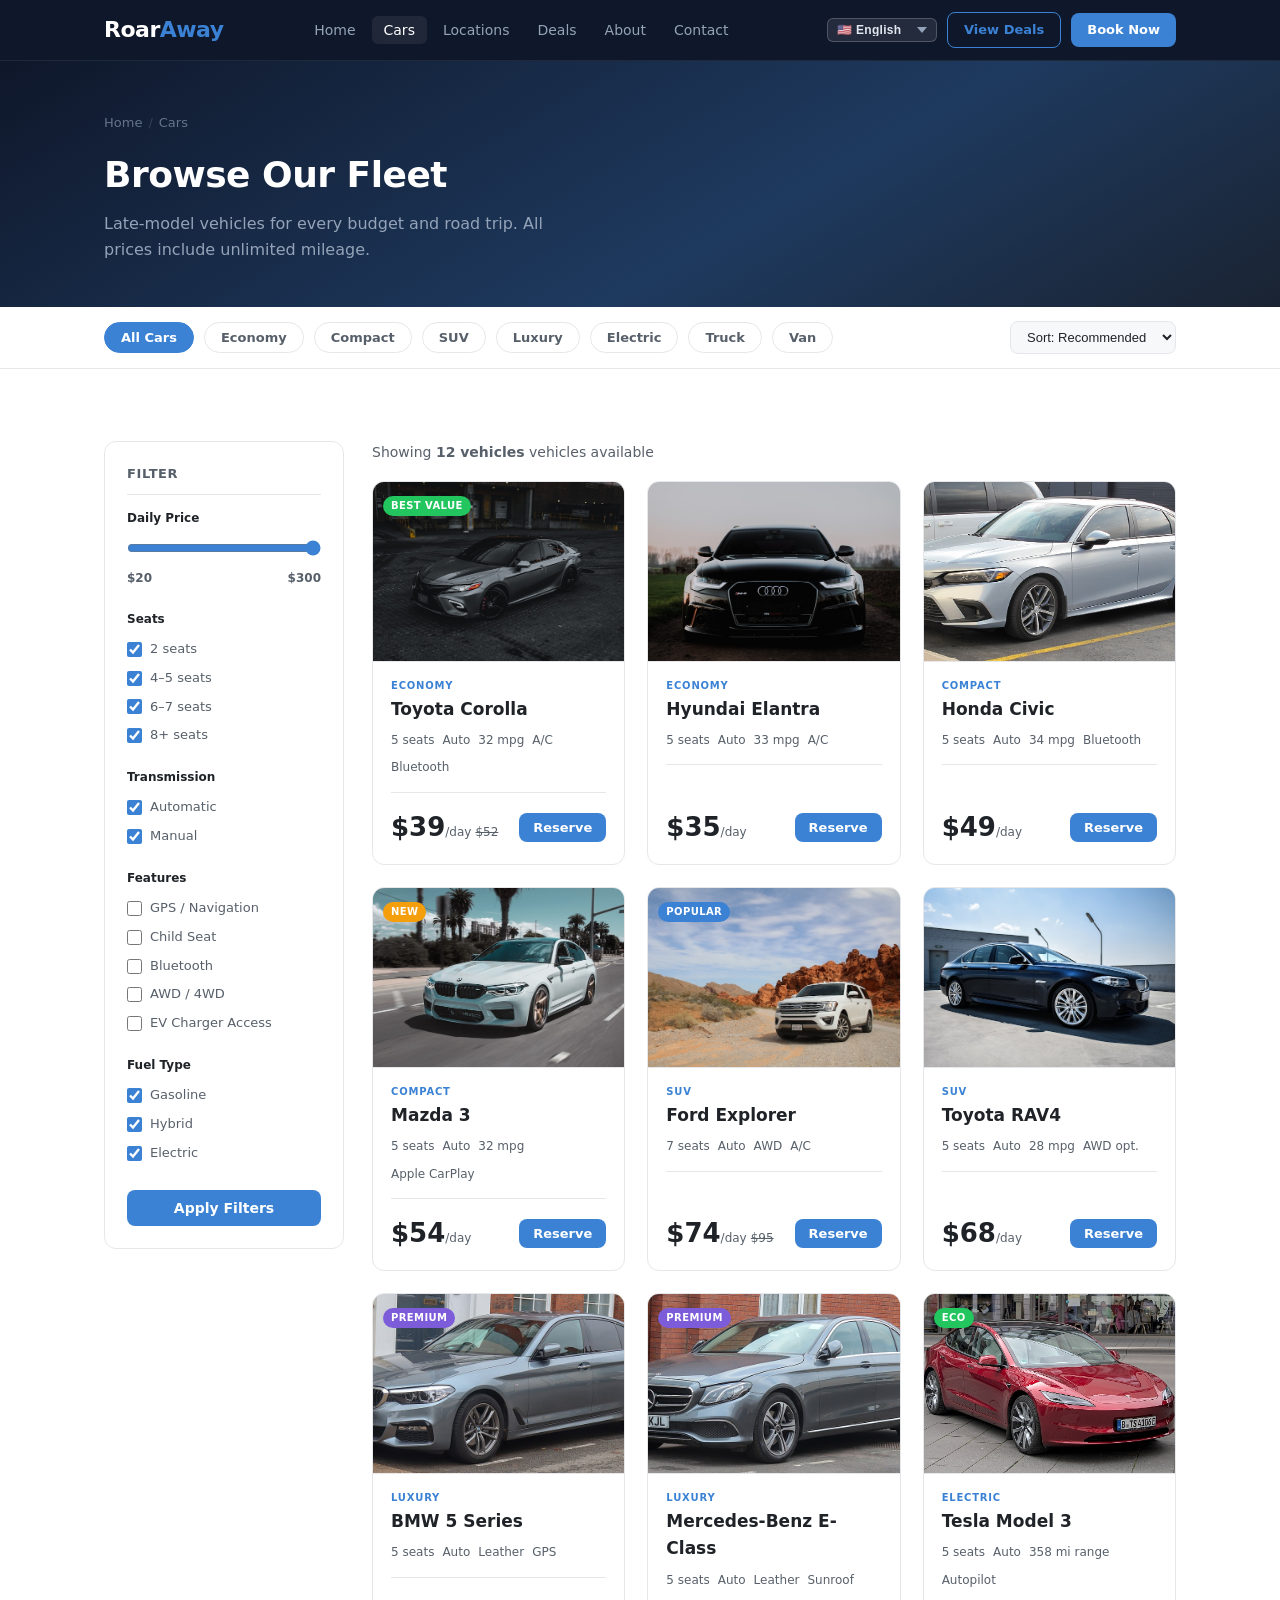
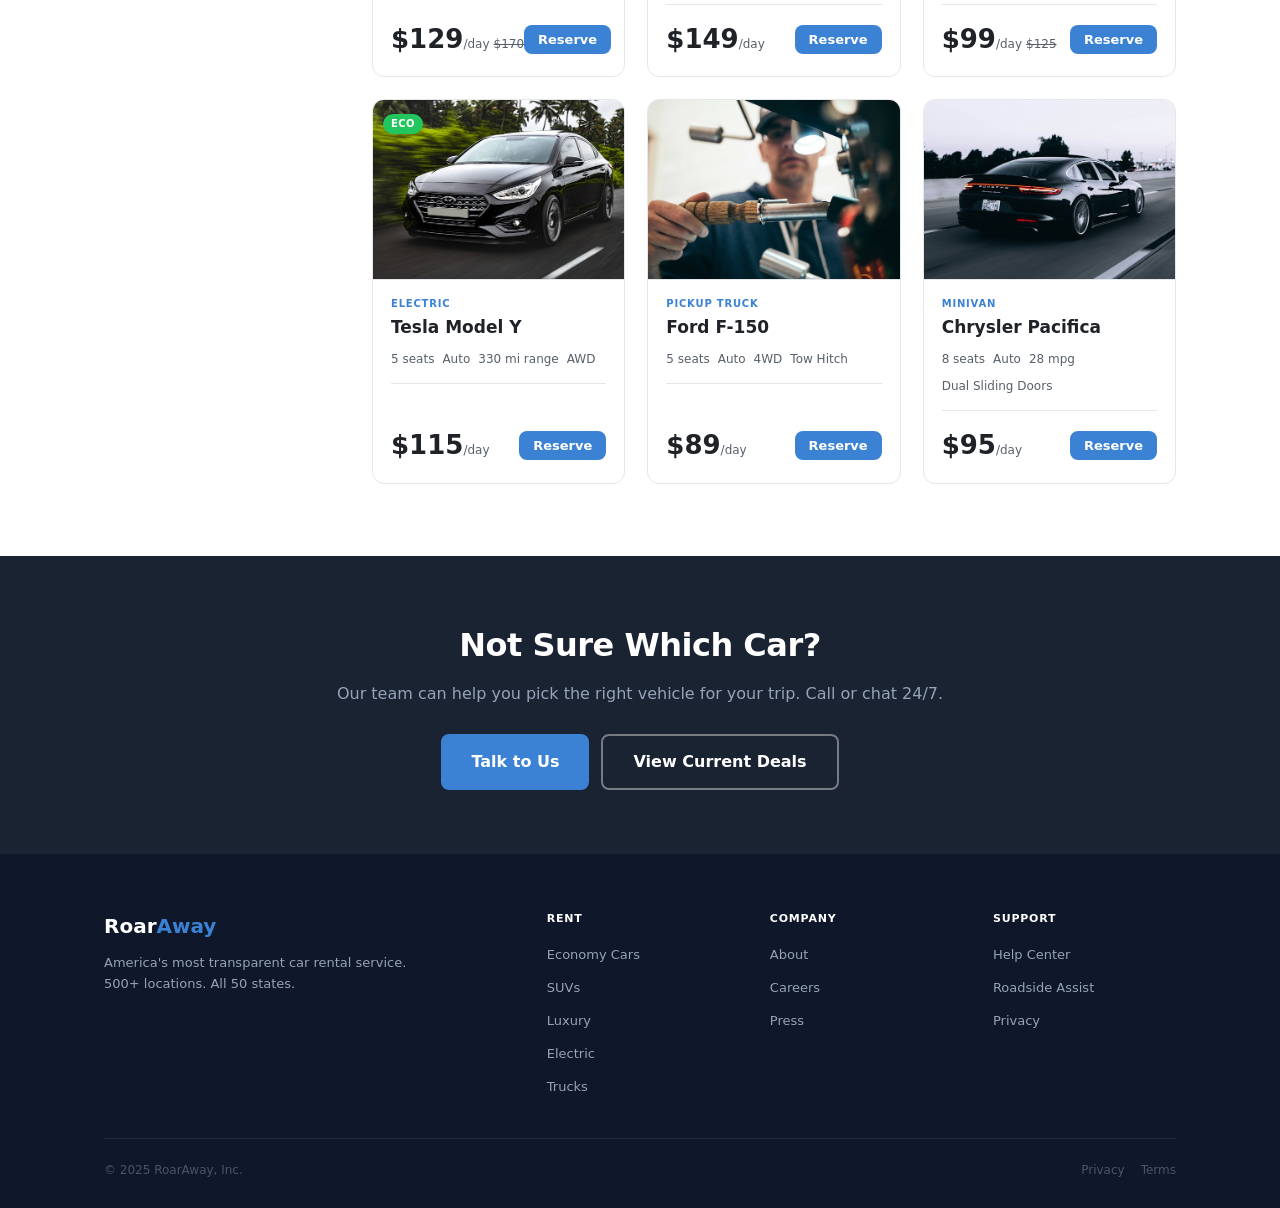
<file: cars.html>
<!DOCTYPE html>
<html lang="en">
<head>
<meta charset="UTF-8" />
<meta name="viewport" content="width=device-width, initial-scale=1.0" />
<title>Fleet — RoarAway Car Rental USA</title>
<meta name="description" content="Browse our full US car rental fleet — economy, compact, SUV, luxury, electric, trucks, and vans. Filter by class and sort by price.">
<link rel="stylesheet" href="css/styles.css" />
<style>
  .cars-layout { display:grid; grid-template-columns:240px 1fr; gap:28px; align-items:start; }
  .sidebar { background:#fff; border:1.5px solid var(--border); border-radius:var(--radius-lg); padding:22px; position:sticky; top:120px; }
  .sidebar h3 { font-size:13px; font-weight:700; text-transform:uppercase; letter-spacing:0.6px; color:var(--muted); margin-bottom:14px; padding-bottom:10px; border-bottom:1px solid var(--border); }
  .sidebar-section { margin-bottom:22px; }
  .sidebar-section h4 { font-size:12px; font-weight:700; color:var(--text); margin-bottom:10px; }
  .check-list { display:flex; flex-direction:column; gap:8px; }
  .check-item { display:flex; align-items:center; gap:8px; font-size:13px; color:var(--muted); }
  .check-item input[type=checkbox] { accent-color:var(--accent); width:15px; height:15px; }
  .price-range-display { display:flex; justify-content:space-between; font-size:12px; font-weight:600; color:var(--muted); margin-top:6px; }
  input[type=range] { width:100%; accent-color:var(--accent); }
  .cars-grid { display:grid; grid-template-columns:repeat(3,1fr); gap:22px; }
  .results-header { display:flex; align-items:center; justify-content:space-between; margin-bottom:18px; }
  .results-count { font-size:14px; color:var(--muted); font-weight:500; }
  @media(max-width:900px){ .cars-layout{ grid-template-columns:1fr; } .sidebar{ position:static; } .cars-grid{ grid-template-columns:1fr 1fr; } }
  @media(max-width:600px){ .cars-grid{ grid-template-columns:1fr; } }
</style>
</head>
<body>

<!-- NAVBAR -->
<nav class="navbar">
  <div class="container navbar-inner">
    <a href="index.html" class="navbar-logo">Roar<span>Away</span></a>
    <ul class="navbar-links">
      <li><a href="index.html" data-i18n="nav_home">Home</a></li>
      <li><a href="cars.html" class="active" data-i18n="nav_cars">Cars</a></li>
      <li><a href="locations.html" data-i18n="nav_locations">Locations</a></li>
      <li><a href="deals.html" data-i18n="nav_deals">Deals</a></li>
      <li><a href="about.html" data-i18n="nav_about">About</a></li>
      <li><a href="contact.html" data-i18n="nav_contact">Contact</a></li>
    </ul>
    <div class="navbar-actions">
      <div class="lang-switcher">
        <select class="lang-select" aria-label="Choose language">
          <option value="en">🇺🇸 English</option>
          <option value="de">🇩🇪 Deutsch</option>
          <option value="es">🇪🇸 Español</option>
          <option value="fr">🇫🇷 Français</option>
        </select>
      </div>
      <a href="deals.html" class="btn btn-ghost btn-sm" data-i18n="nav_view_deals">View Deals</a>
      <a href="index.html#search" class="btn btn-primary btn-sm" data-i18n="nav_book_now">Book Now</a>
    </div>
    <button class="menu-toggle"><span></span><span></span><span></span></button>
  </div>
</nav>

<!-- PAGE HERO -->
<div class="page-hero">
  <div class="container">
    <div class="breadcrumb"><a href="index.html" data-i18n="nav_home">Home</a><span class="breadcrumb-sep">/</span><span data-i18n="nav_cars">Cars</span></div>
    <h1 data-i18n="cars_hero_title">Browse Our Fleet</h1>
    <p data-i18n="cars_hero_sub">Late-model vehicles for every budget and road trip. All prices include unlimited mileage.</p>
  </div>
</div>

<!-- FILTER BAR -->
<div class="filter-bar">
  <div class="container filter-inner">
    <button class="filter-btn active" data-filter="all" data-i18n="filter_all">All Cars</button>
    <button class="filter-btn" data-filter="economy" data-i18n="filter_economy">Economy</button>
    <button class="filter-btn" data-filter="compact" data-i18n="filter_compact">Compact</button>
    <button class="filter-btn" data-filter="suv" data-i18n="filter_suv">SUV</button>
    <button class="filter-btn" data-filter="luxury" data-i18n="filter_luxury">Luxury</button>
    <button class="filter-btn" data-filter="electric" data-i18n="filter_electric">Electric</button>
    <button class="filter-btn" data-filter="truck" data-i18n="filter_truck">Truck</button>
    <button class="filter-btn" data-filter="van" data-i18n="filter_van">Van</button>
    <select class="filter-select" id="sortSelect">
      <option value="" data-i18n="sort_recommended">Sort: Recommended</option>
      <option value="price-asc" data-i18n="sort_price_asc">Price: Low → High</option>
      <option value="price-desc" data-i18n="sort_price_desc">Price: High → Low</option>
    </select>
  </div>
</div>

<!-- MAIN CONTENT -->
<section class="section">
  <div class="container">
    <div class="cars-layout">

      <!-- SIDEBAR -->
      <aside class="sidebar">
        <h3 data-i18n="sidebar_filter">Filter</h3>
        <div class="sidebar-section">
          <h4 data-i18n="sidebar_price">Daily Price</h4>
          <input type="range" min="20" max="300" value="300" id="priceRange" />
          <div class="price-range-display"><span>$20</span><span id="priceMax">$300</span></div>
        </div>
        <div class="sidebar-section">
          <h4 data-i18n="sidebar_seats">Seats</h4>
          <div class="check-list">
            <label class="check-item"><input type="checkbox" checked /> 2 seats</label>
            <label class="check-item"><input type="checkbox" checked /> 4–5 seats</label>
            <label class="check-item"><input type="checkbox" checked /> 6–7 seats</label>
            <label class="check-item"><input type="checkbox" checked /> 8+ seats</label>
          </div>
        </div>
        <div class="sidebar-section">
          <h4 data-i18n="sidebar_trans">Transmission</h4>
          <div class="check-list">
            <label class="check-item"><input type="checkbox" checked /> <span data-i18n="sidebar_auto">Automatic</span></label>
            <label class="check-item"><input type="checkbox" checked /> <span data-i18n="sidebar_manual">Manual</span></label>
          </div>
        </div>
        <div class="sidebar-section">
          <h4 data-i18n="sidebar_feats">Features</h4>
          <div class="check-list">
            <label class="check-item"><input type="checkbox" /> GPS / Navigation</label>
            <label class="check-item"><input type="checkbox" /> Child Seat</label>
            <label class="check-item"><input type="checkbox" /> Bluetooth</label>
            <label class="check-item"><input type="checkbox" /> AWD / 4WD</label>
            <label class="check-item"><input type="checkbox" /> EV Charger Access</label>
          </div>
        </div>
        <div class="sidebar-section">
          <h4 data-i18n="sidebar_fuel">Fuel Type</h4>
          <div class="check-list">
            <label class="check-item"><input type="checkbox" checked /> Gasoline</label>
            <label class="check-item"><input type="checkbox" checked /> Hybrid</label>
            <label class="check-item"><input type="checkbox" checked /> Electric</label>
          </div>
        </div>
        <button class="btn btn-primary btn-full" style="margin-top:4px" data-i18n="sidebar_apply">Apply Filters</button>
      </aside>

      <!-- CARS GRID -->
      <div>
        <div class="results-header">
          <span class="results-count"><span data-i18n="results_showing">Showing</span> <strong>12 vehicles</strong> <span data-i18n="results_vehicles">available</span></span>
        </div>
        <div class="cars-grid" id="carsGrid">

          <div class="car-card" data-category="economy" data-price="39">
            <div class="car-img"><div class="car-img-badge"><span class="badge badge-green">Best Value</span></div><img src="assets/images/corolla.jpg" alt="Toyota Corolla" loading="lazy" /></div>
            <div class="car-body"><div class="car-category">Economy</div><div class="car-name">Toyota Corolla</div><div class="car-specs"><span class="car-spec">5 seats</span><span class="car-spec">Auto</span><span class="car-spec">32 mpg</span><span class="car-spec">A/C</span><span class="car-spec">Bluetooth</span></div><div class="car-footer"><div class="car-price"><span class="price-num">$39</span><span class="price-unit">/day</span><span class="price-old">$52</span></div><button class="btn btn-primary btn-sm reserve-btn">Reserve</button></div></div>
          </div>

          <div class="car-card" data-category="economy" data-price="35">
            <div class="car-img"><img src="assets/images/elantra.jpg" alt="Hyundai Elantra" loading="lazy" /></div>
            <div class="car-body"><div class="car-category">Economy</div><div class="car-name">Hyundai Elantra</div><div class="car-specs"><span class="car-spec">5 seats</span><span class="car-spec">Auto</span><span class="car-spec">33 mpg</span><span class="car-spec">A/C</span></div><div class="car-footer"><div class="car-price"><span class="price-num">$35</span><span class="price-unit">/day</span></div><button class="btn btn-primary btn-sm reserve-btn">Reserve</button></div></div>
          </div>

          <div class="car-card" data-category="compact" data-price="49">
            <div class="car-img"><img src="assets/images/civic.jpg" alt="Honda Civic" loading="lazy" /></div>
            <div class="car-body"><div class="car-category">Compact</div><div class="car-name">Honda Civic</div><div class="car-specs"><span class="car-spec">5 seats</span><span class="car-spec">Auto</span><span class="car-spec">34 mpg</span><span class="car-spec">Bluetooth</span></div><div class="car-footer"><div class="car-price"><span class="price-num">$49</span><span class="price-unit">/day</span></div><button class="btn btn-primary btn-sm reserve-btn">Reserve</button></div></div>
          </div>

          <div class="car-card" data-category="compact" data-price="54">
            <div class="car-img"><div class="car-img-badge"><span class="badge badge-amber">New</span></div><img src="assets/images/mazda3.jpg" alt="Mazda 3" loading="lazy" /></div>
            <div class="car-body"><div class="car-category">Compact</div><div class="car-name">Mazda 3</div><div class="car-specs"><span class="car-spec">5 seats</span><span class="car-spec">Auto</span><span class="car-spec">32 mpg</span><span class="car-spec">Apple CarPlay</span></div><div class="car-footer"><div class="car-price"><span class="price-num">$54</span><span class="price-unit">/day</span></div><button class="btn btn-primary btn-sm reserve-btn">Reserve</button></div></div>
          </div>

          <div class="car-card" data-category="suv" data-price="74">
            <div class="car-img"><div class="car-img-badge"><span class="badge badge-blue">Popular</span></div><img src="assets/images/explorer.jpg" alt="Ford Explorer" loading="lazy" /></div>
            <div class="car-body"><div class="car-category">SUV</div><div class="car-name">Ford Explorer</div><div class="car-specs"><span class="car-spec">7 seats</span><span class="car-spec">Auto</span><span class="car-spec">AWD</span><span class="car-spec">A/C</span></div><div class="car-footer"><div class="car-price"><span class="price-num">$74</span><span class="price-unit">/day</span><span class="price-old">$95</span></div><button class="btn btn-primary btn-sm reserve-btn">Reserve</button></div></div>
          </div>

          <div class="car-card" data-category="suv" data-price="68">
            <div class="car-img"><img src="assets/images/rav4.jpg" alt="Toyota RAV4" loading="lazy" /></div>
            <div class="car-body"><div class="car-category">SUV</div><div class="car-name">Toyota RAV4</div><div class="car-specs"><span class="car-spec">5 seats</span><span class="car-spec">Auto</span><span class="car-spec">28 mpg</span><span class="car-spec">AWD opt.</span></div><div class="car-footer"><div class="car-price"><span class="price-num">$68</span><span class="price-unit">/day</span></div><button class="btn btn-primary btn-sm reserve-btn">Reserve</button></div></div>
          </div>

          <div class="car-card" data-category="luxury" data-price="129">
            <div class="car-img"><div class="car-img-badge"><span class="badge badge-purple">Premium</span></div><img src="assets/images/bmw5.jpg" alt="BMW 5 Series" loading="lazy" /></div>
            <div class="car-body"><div class="car-category">Luxury</div><div class="car-name">BMW 5 Series</div><div class="car-specs"><span class="car-spec">5 seats</span><span class="car-spec">Auto</span><span class="car-spec">Leather</span><span class="car-spec">GPS</span></div><div class="car-footer"><div class="car-price"><span class="price-num">$129</span><span class="price-unit">/day</span><span class="price-old">$170</span></div><button class="btn btn-primary btn-sm reserve-btn">Reserve</button></div></div>
          </div>

          <div class="car-card" data-category="luxury" data-price="149">
            <div class="car-img"><div class="car-img-badge"><span class="badge badge-purple">Premium</span></div><img src="assets/images/mercedes-e.jpg" alt="Mercedes-Benz E-Class" loading="lazy" /></div>
            <div class="car-body"><div class="car-category">Luxury</div><div class="car-name">Mercedes-Benz E-Class</div><div class="car-specs"><span class="car-spec">5 seats</span><span class="car-spec">Auto</span><span class="car-spec">Leather</span><span class="car-spec">Sunroof</span></div><div class="car-footer"><div class="car-price"><span class="price-num">$149</span><span class="price-unit">/day</span></div><button class="btn btn-primary btn-sm reserve-btn">Reserve</button></div></div>
          </div>

          <div class="car-card" data-category="electric" data-price="99">
            <div class="car-img"><div class="car-img-badge"><span class="badge badge-green">Eco</span></div><img src="assets/images/tesla3.jpg" alt="Tesla Model 3" loading="lazy" /></div>
            <div class="car-body"><div class="car-category">Electric</div><div class="car-name">Tesla Model 3</div><div class="car-specs"><span class="car-spec">5 seats</span><span class="car-spec">Auto</span><span class="car-spec">358 mi range</span><span class="car-spec">Autopilot</span></div><div class="car-footer"><div class="car-price"><span class="price-num">$99</span><span class="price-unit">/day</span><span class="price-old">$125</span></div><button class="btn btn-primary btn-sm reserve-btn">Reserve</button></div></div>
          </div>

          <div class="car-card" data-category="electric" data-price="115">
            <div class="car-img"><div class="car-img-badge"><span class="badge badge-green">Eco</span></div><img src="assets/images/teslay.jpg" alt="Tesla Model Y" loading="lazy" /></div>
            <div class="car-body"><div class="car-category">Electric</div><div class="car-name">Tesla Model Y</div><div class="car-specs"><span class="car-spec">5 seats</span><span class="car-spec">Auto</span><span class="car-spec">330 mi range</span><span class="car-spec">AWD</span></div><div class="car-footer"><div class="car-price"><span class="price-num">$115</span><span class="price-unit">/day</span></div><button class="btn btn-primary btn-sm reserve-btn">Reserve</button></div></div>
          </div>

          <div class="car-card" data-category="truck" data-price="89">
            <div class="car-img"><img src="assets/images/f150.jpg" alt="Ford F-150" loading="lazy" /></div>
            <div class="car-body"><div class="car-category">Pickup Truck</div><div class="car-name">Ford F-150</div><div class="car-specs"><span class="car-spec">5 seats</span><span class="car-spec">Auto</span><span class="car-spec">4WD</span><span class="car-spec">Tow Hitch</span></div><div class="car-footer"><div class="car-price"><span class="price-num">$89</span><span class="price-unit">/day</span></div><button class="btn btn-primary btn-sm reserve-btn">Reserve</button></div></div>
          </div>

          <div class="car-card" data-category="van" data-price="95">
            <div class="car-img"><img src="assets/images/pacifica.jpg" alt="Chrysler Pacifica" loading="lazy" /></div>
            <div class="car-body"><div class="car-category">Minivan</div><div class="car-name">Chrysler Pacifica</div><div class="car-specs"><span class="car-spec">8 seats</span><span class="car-spec">Auto</span><span class="car-spec">28 mpg</span><span class="car-spec">Dual Sliding Doors</span></div><div class="car-footer"><div class="car-price"><span class="price-num">$95</span><span class="price-unit">/day</span></div><button class="btn btn-primary btn-sm reserve-btn">Reserve</button></div></div>
          </div>

        </div>
      </div>
    </div>
  </div>
</section>

<!-- CTA -->
<div class="cta-banner">
  <div class="container">
    <h2 data-i18n="cta_not_sure_t">Not Sure Which Car?</h2>
    <p data-i18n="cta_not_sure_s">Our team can help you pick the right vehicle for your trip. Call or chat 24/7.</p>
    <div class="cta-actions">
      <a href="contact.html" class="btn btn-primary btn-lg" data-i18n="cta_talk">Talk to Us</a>
      <a href="deals.html" class="btn btn-outline btn-lg" data-i18n="cta_view_deals">View Current Deals</a>
    </div>
  </div>
</div>

<!-- FOOTER -->
<footer class="footer"><div class="container"><div class="footer-grid"><div><div class="footer-logo">Roar<span>Away</span></div><p class="footer-tagline" data-i18n="footer_tagline" data-i18n-html>America's most transparent car rental service. 500+ locations. All 50 states.</p></div><div class="footer-col"><h4>Rent</h4><ul><li><a href="cars.html">Economy Cars</a></li><li><a href="cars.html">SUVs</a></li><li><a href="cars.html">Luxury</a></li><li><a href="cars.html">Electric</a></li><li><a href="cars.html">Trucks</a></li></ul></div><div class="footer-col"><h4>Company</h4><ul><li><a href="about.html" data-i18n="nav_about">About</a></li><li><a href="contact.html">Careers</a></li><li><a href="contact.html">Press</a></li></ul></div><div class="footer-col"><h4>Support</h4><ul><li><a href="contact.html">Help Center</a></li><li><a href="contact.html">Roadside Assist</a></li><li><a href="#">Privacy</a></li></ul></div></div><div class="footer-bottom"><span>&copy; 2025 RoarAway, Inc.</span><div class="footer-legal"><a href="#">Privacy</a><a href="#">Terms</a></div></div></div></footer>

<script src="js/i18n.js"></script>
<script src="js/main.js"></script>
<script>
  const range = document.getElementById('priceRange');
  const display = document.getElementById('priceMax');
  if (range) range.addEventListener('input', () => { display.textContent = '$' + range.value; });
</script>
</body>
</html>
</file>
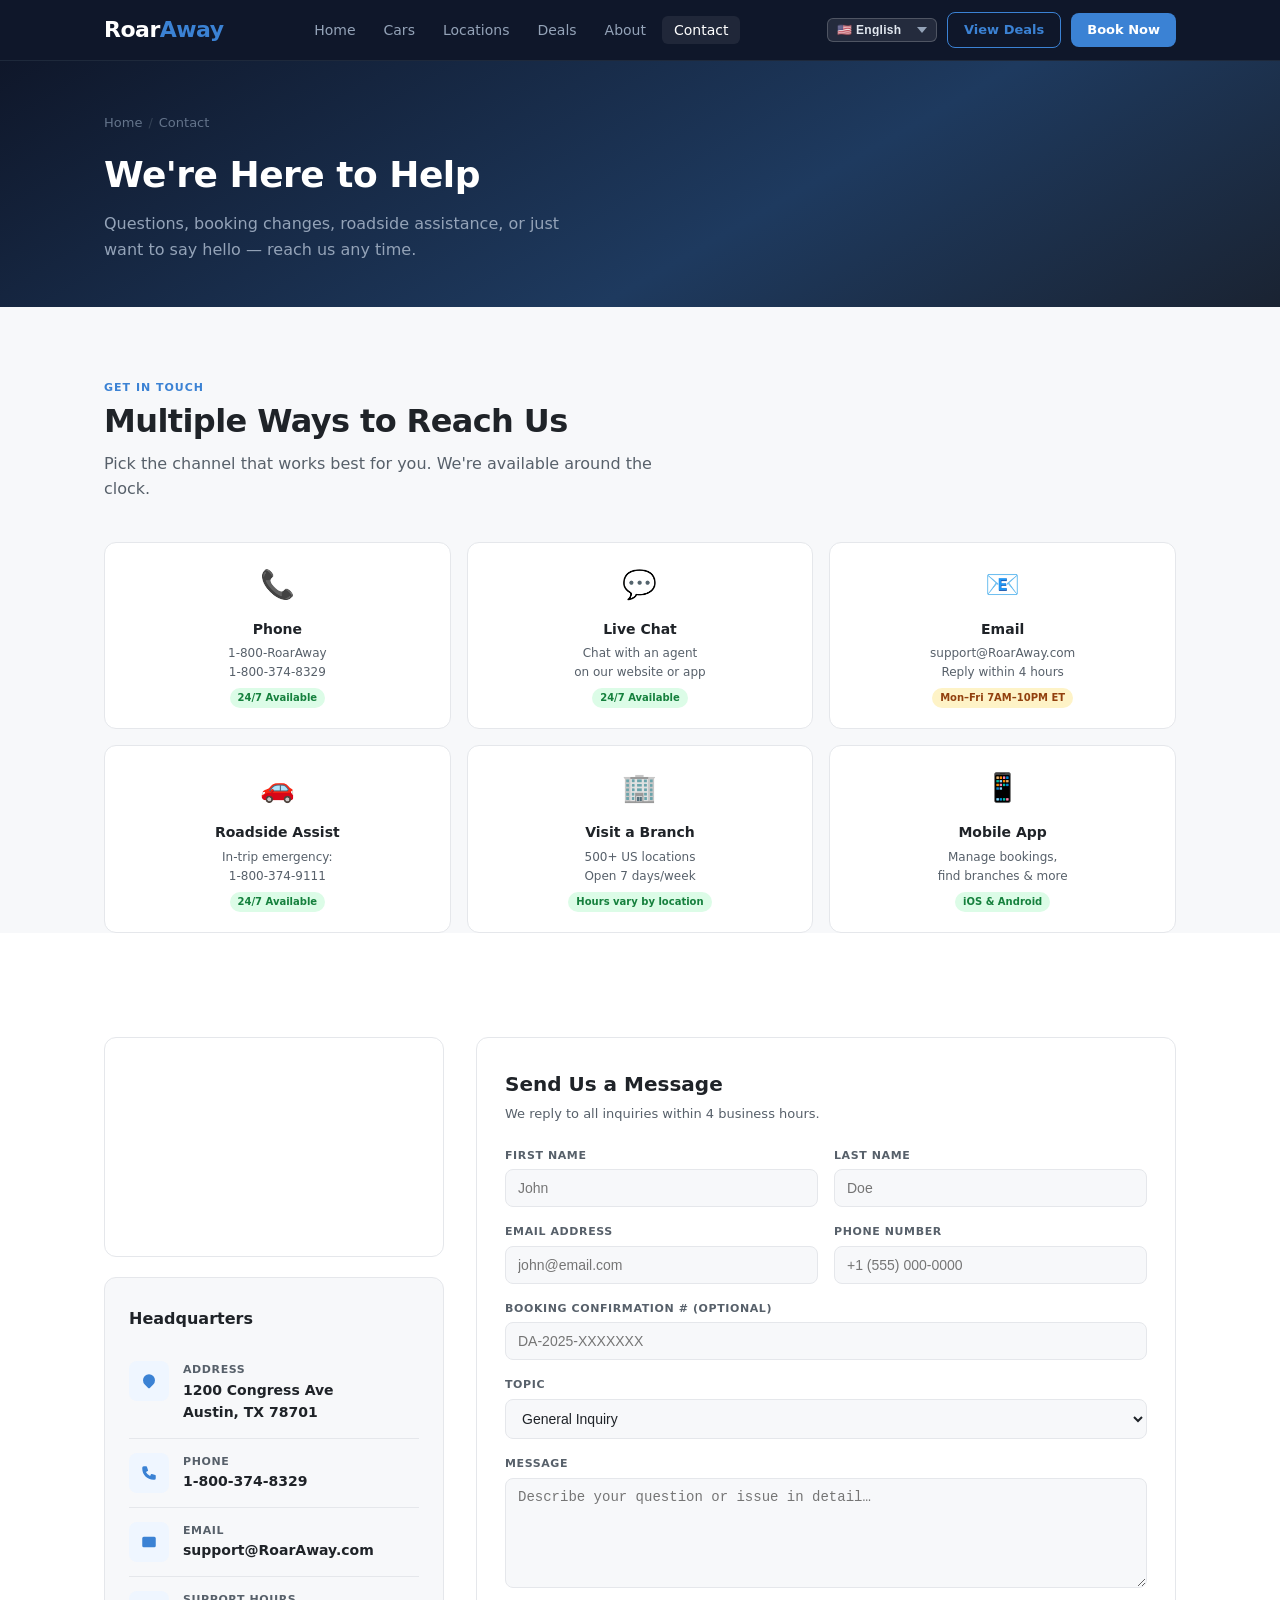
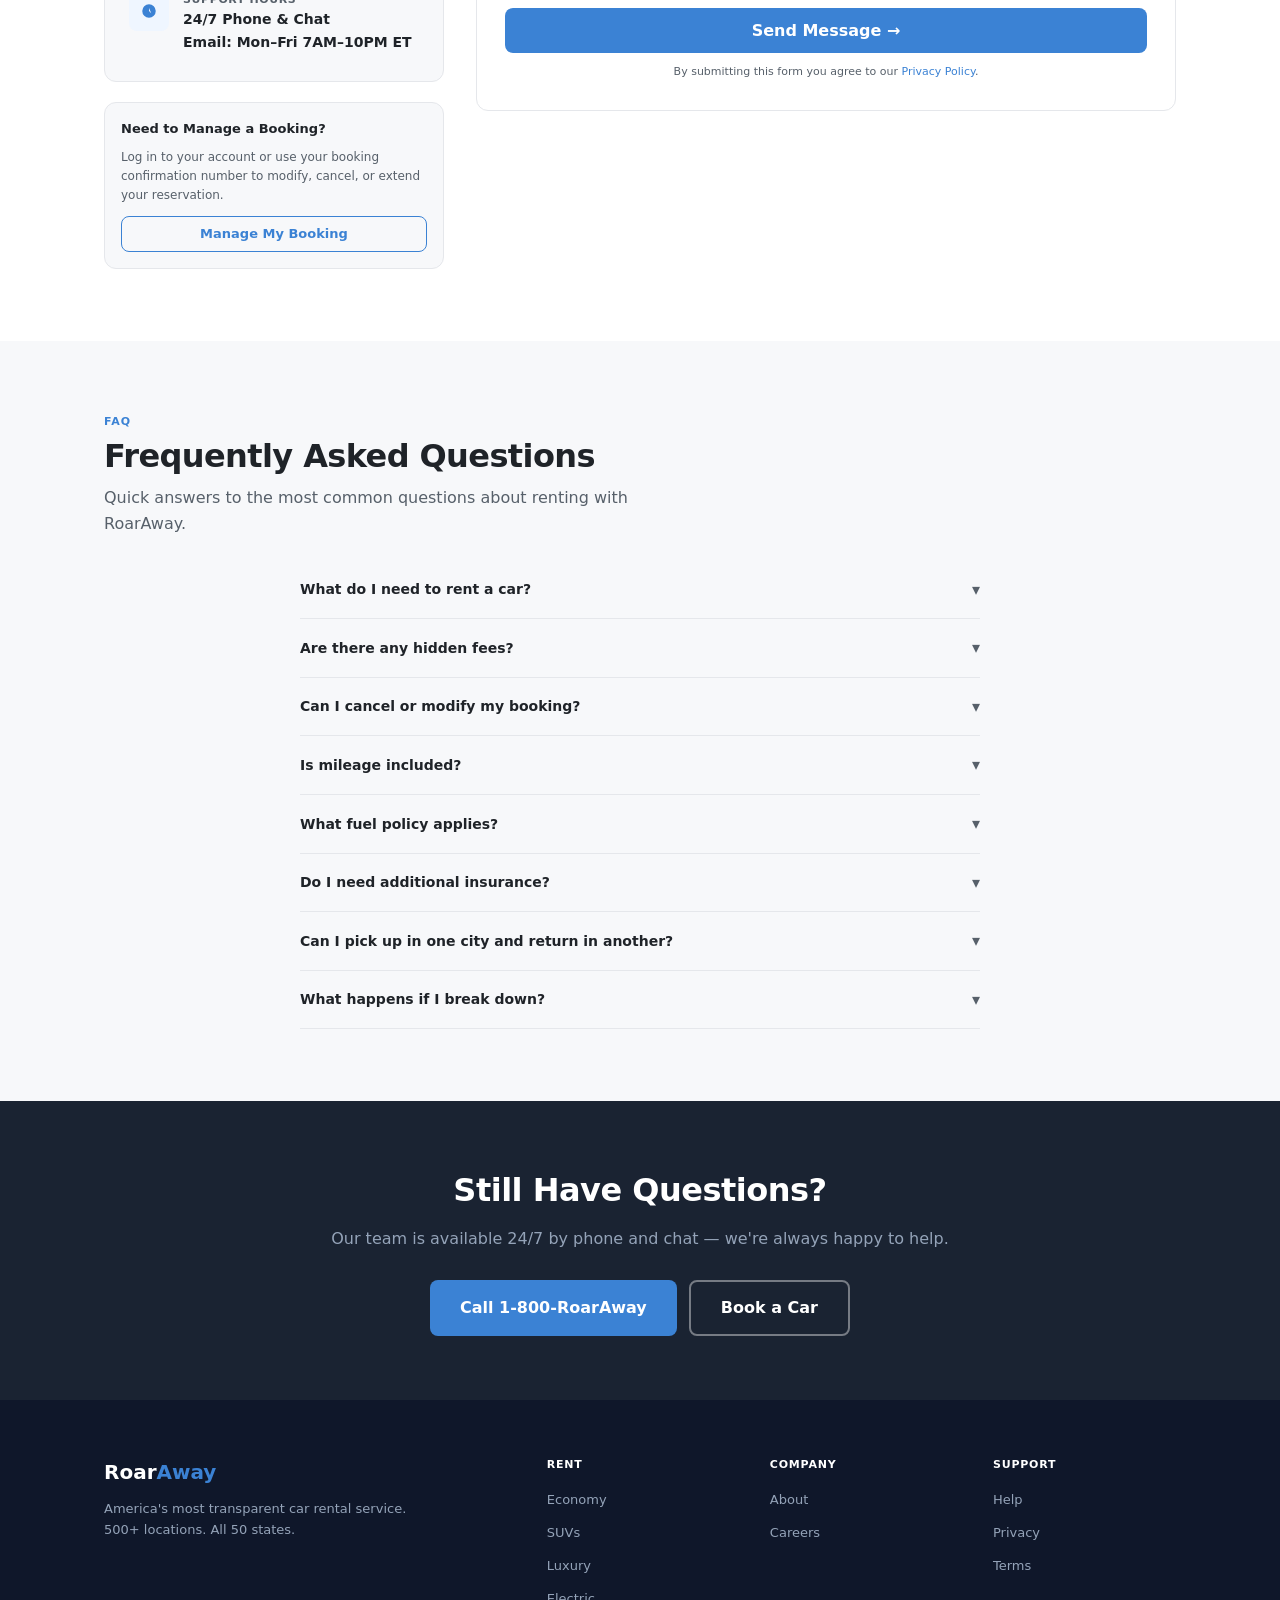
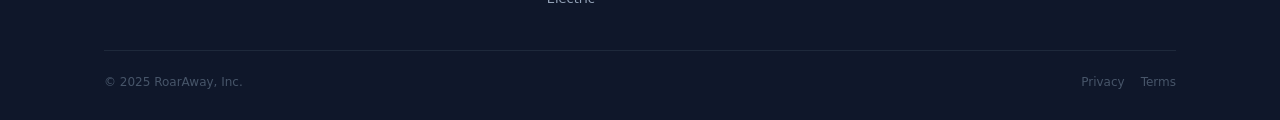
<file: contact.html>
<!DOCTYPE html>
<html lang="en">
<head>
<meta charset="UTF-8" />
<meta name="viewport" content="width=device-width, initial-scale=1.0" />
<title>Contact Us — RoarAway Car Rental USA</title>
<meta name="description" content="Contact RoarAway car rental — phone, live chat, email, or visit a branch. 24/7 roadside assistance and customer support.">
<link rel="stylesheet" href="css/styles.css" />
<style>
  .contact-layout { display:grid; grid-template-columns:340px 1fr; gap:32px; align-items:start; }
  .faq-item { border-bottom:1px solid var(--border); padding:16px 0; }
  .faq-item:first-child { padding-top:0; }
  .faq-q { font-weight:700; font-size:14px; cursor:pointer; display:flex; justify-content:space-between; align-items:center; }
  .faq-a { font-size:13px; color:var(--muted); margin-top:8px; line-height:1.65; display:none; }
  .faq-item.open .faq-a { display:block; }
  .faq-item.open .faq-chevron { transform:rotate(180deg); }
  .faq-chevron { transition:transform 0.2s; font-size:16px; color:var(--muted); }
  .support-channels { display:grid; grid-template-columns:repeat(3,1fr); gap:16px; margin-bottom:32px; }
  @media(max-width:900px){ .contact-layout{ grid-template-columns:1fr; } .support-channels{ grid-template-columns:1fr 1fr; } }
  @media(max-width:600px){ .support-channels{ grid-template-columns:1fr; } }
  .channel-card {
    background:#fff;
    border:1.5px solid var(--border);
    border-radius:var(--radius-lg);
    padding:20px;
    text-align:center;
    transition:border-color 0.15s;
  }
  .channel-card:hover { border-color:var(--accent); }
  .channel-icon { font-size:28px; margin-bottom:10px; }
  .channel-name { font-weight:700; font-size:14px; margin-bottom:4px; }
  .channel-detail { font-size:12px; color:var(--muted); }
  .channel-avail { display:inline-block; margin-top:6px; font-size:10px; font-weight:700; background:#dcfce7; color:#15803d; padding:2px 8px; border-radius:20px; }
</style>
</head>
<body>

<!-- NAVBAR -->
<nav class="navbar">
  <div class="container navbar-inner">
    <a href="index.html" class="navbar-logo">Roar<span>Away</span></a>
    <ul class="navbar-links">
      <li><a href="index.html" data-i18n="nav_home">Home</a></li>
      <li><a href="cars.html" data-i18n="nav_cars">Cars</a></li>
      <li><a href="locations.html" data-i18n="nav_locations">Locations</a></li>
      <li><a href="deals.html" data-i18n="nav_deals">Deals</a></li>
      <li><a href="about.html" data-i18n="nav_about">About</a></li>
      <li><a href="contact.html" class="active" data-i18n="nav_contact">Contact</a></li>
    </ul>
    <div class="navbar-actions">
      <div class="lang-switcher">
        <select class="lang-select" aria-label="Choose language">
          <option value="en">🇺🇸 English</option>
          <option value="de">🇩🇪 Deutsch</option>
          <option value="es">🇪🇸 Español</option>
          <option value="fr">🇫🇷 Français</option>
        </select>
      </div>
      <a href="deals.html" class="btn btn-ghost btn-sm" data-i18n="nav_view_deals">View Deals</a>
      <a href="index.html#search" class="btn btn-primary btn-sm" data-i18n="nav_book_now">Book Now</a>
    </div>
    <button class="menu-toggle"><span></span><span></span><span></span></button>
  </div>
</nav>

<!-- PAGE HERO -->
<div class="page-hero">
  <div class="container">
    <div class="breadcrumb"><a href="index.html" data-i18n="nav_home">Home</a><span class="breadcrumb-sep">/</span><span data-i18n="nav_contact">Contact</span></div>
    <h1 data-i18n="contact_hero_title">We're Here to Help</h1>
    <p data-i18n="contact_hero_sub">Questions, booking changes, roadside assistance, or just want to say hello — reach us any time.</p>
  </div>
</div>

<!-- SUPPORT CHANNELS -->
<section class="section section--gray" style="padding-bottom:0">
  <div class="container">
    <span class="section-tag" data-i18n="contact_channels_tag">Get in Touch</span>
    <h2 class="section-title" data-i18n="contact_channels_t">Multiple Ways to Reach Us</h2>
    <p class="section-sub" data-i18n="contact_channels_s">Pick the channel that works best for you. We're available around the clock.</p>
    <div class="support-channels">
      <div class="channel-card">
        <div class="channel-icon">📞</div>
        <div class="channel-name">Phone</div>
        <div class="channel-detail">1-800-RoarAway<br>1-800-374-8329</div>
        <div class="channel-avail">24/7 Available</div>
      </div>
      <div class="channel-card">
        <div class="channel-icon">💬</div>
        <div class="channel-name">Live Chat</div>
        <div class="channel-detail">Chat with an agent<br>on our website or app</div>
        <div class="channel-avail">24/7 Available</div>
      </div>
      <div class="channel-card">
        <div class="channel-icon">📧</div>
        <div class="channel-name">Email</div>
        <div class="channel-detail">support@RoarAway.com<br>Reply within 4 hours</div>
        <div class="channel-avail" style="background:#fef3c7;color:#92400e">Mon–Fri 7AM–10PM ET</div>
      </div>
      <div class="channel-card">
        <div class="channel-icon">🚗</div>
        <div class="channel-name">Roadside Assist</div>
        <div class="channel-detail">In-trip emergency:<br>1-800-374-9111</div>
        <div class="channel-avail">24/7 Available</div>
      </div>
      <div class="channel-card">
        <div class="channel-icon">🏢</div>
        <div class="channel-name">Visit a Branch</div>
        <div class="channel-detail">500+ US locations<br>Open 7 days/week</div>
        <div class="channel-avail">Hours vary by location</div>
      </div>
      <div class="channel-card">
        <div class="channel-icon">📱</div>
        <div class="channel-name">Mobile App</div>
        <div class="channel-detail">Manage bookings,<br>find branches &amp; more</div>
        <div class="channel-avail">iOS &amp; Android</div>
      </div>
    </div>
  </div>
</section>

<!-- CONTACT FORM + INFO -->
<section class="section">
  <div class="container">
    <div class="contact-layout">

      <!-- LEFT: INFO -->
      <div>
        <!-- GOOGLE MAP -->
        <div style="border-radius:var(--radius-lg);overflow:hidden;border:1.5px solid var(--border);margin-bottom:20px;height:220px;">
          <iframe
            src="https://maps.google.com/maps?q=1200+Congress+Ave,+Austin,+TX+78701&t=m&z=15&output=embed&iwloc=near"
            width="100%" height="220" style="border:0;display:block;"
            allowfullscreen="" loading="lazy"
            referrerpolicy="no-referrer-when-downgrade"
            title="RoarAway Headquarters — 1200 Congress Ave, Austin TX">
          </iframe>
        </div>

        <div class="contact-info-card">
          <h3 style="font-size:16px;font-weight:700;margin-bottom:16px">Headquarters</h3>
          <div class="contact-method">
            <div class="contact-method-icon"><svg viewBox="0 0 24 24"><path d="M17.657 16.657L13.414 20.9a2 2 0 01-2.827 0l-4.244-4.243a8 8 0 1111.314 0z"/><path d="M15 11a3 3 0 11-6 0 3 3 0 016 0z"/></svg></div>
            <div>
              <div class="contact-method-label">Address</div>
              <div class="contact-method-val">1200 Congress Ave<br>Austin, TX 78701</div>
            </div>
          </div>
          <div class="contact-method">
            <div class="contact-method-icon"><svg viewBox="0 0 24 24"><path d="M3 5a2 2 0 012-2h3.28a1 1 0 01.948.684l1.498 4.493a1 1 0 01-.502 1.21l-2.257 1.13a11.042 11.042 0 005.516 5.516l1.13-2.257a1 1 0 011.21-.502l4.493 1.498a1 1 0 01.684.949V19a2 2 0 01-2 2h-1C9.716 21 3 14.284 3 6V5z"/></svg></div>
            <div>
              <div class="contact-method-label">Phone</div>
              <div class="contact-method-val">1-800-374-8329</div>
            </div>
          </div>
          <div class="contact-method">
            <div class="contact-method-icon"><svg viewBox="0 0 24 24"><path d="M3 8l7.89 5.26a2 2 0 002.22 0L21 8M5 19h14a2 2 0 002-2V7a2 2 0 00-2-2H5a2 2 0 00-2 2v10a2 2 0 002 2z"/></svg></div>
            <div>
              <div class="contact-method-label">Email</div>
              <div class="contact-method-val">support@RoarAway.com</div>
            </div>
          </div>
          <div class="contact-method">
            <div class="contact-method-icon"><svg viewBox="0 0 24 24"><path d="M12 8v4l3 3m6-3a9 9 0 11-18 0 9 9 0 0118 0z"/></svg></div>
            <div>
              <div class="contact-method-label">Support Hours</div>
              <div class="contact-method-val">24/7 Phone &amp; Chat<br>Email: Mon–Fri 7AM–10PM ET</div>
            </div>
          </div>
        </div>

        <div style="margin-top:20px;padding:16px;background:var(--surface);border:1.5px solid var(--border);border-radius:var(--radius-lg)">
          <h4 style="font-size:13px;font-weight:700;margin-bottom:8px" data-i18n="contact_manage">Need to Manage a Booking?</h4>
          <p style="font-size:12px;color:var(--muted);margin-bottom:10px" data-i18n="contact_manage_d">Log in to your account or use your booking confirmation number to modify, cancel, or extend your reservation.</p>
          <a href="#" class="btn btn-ghost btn-sm btn-full" data-i18n="contact_manage_btn">Manage My Booking</a>
        </div>
      </div>

      <!-- RIGHT: FORM -->
      <div class="form-card">
        <h2 style="font-size:20px;font-weight:800;margin-bottom:4px" data-i18n="contact_form_title">Send Us a Message</h2>
        <p style="font-size:13px;color:var(--muted);margin-bottom:22px" data-i18n="contact_form_sub">We reply to all inquiries within 4 business hours.</p>
        <form id="contactForm">
          <div class="form-row" style="margin-bottom:16px">
            <div class="form-group">
              <label data-i18n="contact_fname">First Name</label>
              <input type="text" placeholder="John" required />
            </div>
            <div class="form-group">
              <label data-i18n="contact_lname">Last Name</label>
              <input type="text" placeholder="Doe" required />
            </div>
          </div>
          <div class="form-row" style="margin-bottom:16px">
            <div class="form-group">
              <label data-i18n="contact_email">Email Address</label>
              <input type="email" placeholder="john@email.com" required />
            </div>
            <div class="form-group">
              <label data-i18n="contact_phone">Phone Number</label>
              <input type="tel" placeholder="+1 (555) 000-0000" />
            </div>
          </div>
          <div class="form-group" style="margin-bottom:16px">
            <label data-i18n="contact_booking">Booking Confirmation # (Optional)</label>
            <input type="text" placeholder="DA-2025-XXXXXXX" />
          </div>
          <div class="form-group" style="margin-bottom:16px">
            <label data-i18n="contact_topic">Topic</label>
            <select>
              <option>General Inquiry</option>
              <option>New Booking</option>
              <option>Modify / Cancel Booking</option>
              <option>Billing &amp; Charges</option>
              <option>Roadside Assistance</option>
              <option>Vehicle Complaint</option>
              <option>Corporate / Fleet Account</option>
              <option>Partnership Inquiry</option>
              <option>Other</option>
            </select>
          </div>
          <div class="form-group" style="margin-bottom:20px">
            <label data-i18n="contact_message">Message</label>
            <textarea placeholder="Describe your question or issue in detail…" required></textarea>
          </div>
          <button type="submit" class="btn btn-primary btn-full btn-lg" data-i18n="contact_send">Send Message →</button>
          <p style="font-size:11px;color:var(--muted);text-align:center;margin-top:10px">By submitting this form you agree to our <a href="#" style="color:var(--accent)">Privacy Policy</a>.</p>
        </form>
      </div>

    </div>
  </div>
</section>

<!-- FAQ -->
<section class="section section--gray">
  <div class="container">
    <span class="section-tag" data-i18n="contact_faq_tag">FAQ</span>
    <h2 class="section-title" data-i18n="contact_faq_title">Frequently Asked Questions</h2>
    <p class="section-sub" data-i18n="contact_faq_sub">Quick answers to the most common questions about renting with RoarAway.</p>
    <div style="max-width:680px;margin:0 auto">

      <div class="faq-item">
        <div class="faq-q">What do I need to rent a car? <span class="faq-chevron">▾</span></div>
        <div class="faq-a">You need a valid US driver's license (or international license with translation), a major credit card in the driver's name, and you must be at least 21 years old (25+ recommended to avoid the young driver surcharge).</div>
      </div>
      <div class="faq-item">
        <div class="faq-q">Are there any hidden fees? <span class="faq-chevron">▾</span></div>
        <div class="faq-a">No. The price shown in your search results is your total cost including all taxes and mandatory fees. The only optional extras are add-ons you explicitly choose (insurance upgrade, GPS, child seat).</div>
      </div>
      <div class="faq-item">
        <div class="faq-q">Can I cancel or modify my booking? <span class="faq-chevron">▾</span></div>
        <div class="faq-a">Yes. All bookings include free cancellation up to 48 hours before pickup. Modifications can be made up to 24 hours before pickup through your online account or by calling us.</div>
      </div>
      <div class="faq-item">
        <div class="faq-q">Is mileage included? <span class="faq-chevron">▾</span></div>
        <div class="faq-a">All standard rentals include unlimited mileage within the continental United States at no extra charge. One-way interstate rentals and Alaska/Hawaii trips may have mileage caps — check your booking details.</div>
      </div>
      <div class="faq-item">
        <div class="faq-q">What fuel policy applies? <span class="faq-chevron">▾</span></div>
        <div class="faq-a">We use a full-to-full policy: pick up with a full tank, return with a full tank. If you return without filling up, a refueling fee at local pump price plus a small service charge applies.</div>
      </div>
      <div class="faq-item">
        <div class="faq-q">Do I need additional insurance? <span class="faq-chevron">▾</span></div>
        <div class="faq-a">Every RoarAway vehicle includes state-minimum liability coverage. Many personal auto insurance policies and premium credit cards also cover rental cars — check with your provider. We offer optional CDW (Collision Damage Waiver) at checkout for full peace of mind.</div>
      </div>
      <div class="faq-item">
        <div class="faq-q">Can I pick up in one city and return in another? <span class="faq-chevron">▾</span></div>
        <div class="faq-a">Yes! Select "One-Way Rental" when searching and choose different pickup and return cities. One-way fees vary by route and are shown transparently before you book.</div>
      </div>
      <div class="faq-item">
        <div class="faq-q">What happens if I break down? <span class="faq-chevron">▾</span></div>
        <div class="faq-a">Call our 24/7 Roadside Assistance line at 1-800-374-9111. We'll dispatch help to your location, arrange a replacement vehicle if needed, and cover reasonable towing costs for mechanical failures not caused by driver error.</div>
      </div>

    </div>
  </div>
</section>

<!-- CTA -->
<div class="cta-banner">
  <div class="container">
    <h2 data-i18n="contact_cta_t">Still Have Questions?</h2>
    <p data-i18n="contact_cta_s">Our team is available 24/7 by phone and chat — we're always happy to help.</p>
    <div class="cta-actions">
      <a href="tel:18003748329" class="btn btn-primary btn-lg" data-i18n="contact_cta_btn">Call 1-800-RoarAway</a>
      <a href="index.html#search" class="btn btn-outline btn-lg" data-i18n="about_cta_book">Book a Car</a>
    </div>
  </div>
</div>

<!-- FOOTER -->
<footer class="footer"><div class="container"><div class="footer-grid"><div><div class="footer-logo">Roar<span>Away</span></div><p class="footer-tagline" data-i18n="footer_tagline" data-i18n-html>America's most transparent car rental. 500+ locations. All 50 states.</p></div><div class="footer-col"><h4>Rent</h4><ul><li><a href="cars.html">Economy</a></li><li><a href="cars.html">SUVs</a></li><li><a href="cars.html">Luxury</a></li><li><a href="cars.html">Electric</a></li></ul></div><div class="footer-col"><h4>Company</h4><ul><li><a href="about.html" data-i18n="nav_about">About</a></li><li><a href="contact.html">Careers</a></li></ul></div><div class="footer-col"><h4>Support</h4><ul><li><a href="contact.html">Help</a></li><li><a href="#">Privacy</a></li><li><a href="#">Terms</a></li></ul></div></div><div class="footer-bottom"><span>&copy; 2025 RoarAway, Inc.</span><div class="footer-legal"><a href="#">Privacy</a><a href="#">Terms</a></div></div></div></footer>

<script src="js/i18n.js"></script>
<script src="js/main.js"></script>
<script>
  // FAQ accordion
  document.querySelectorAll('.faq-item').forEach(item => {
    item.querySelector('.faq-q').addEventListener('click', () => {
      item.classList.toggle('open');
    });
  });
</script>
</body>
</html>
</file>
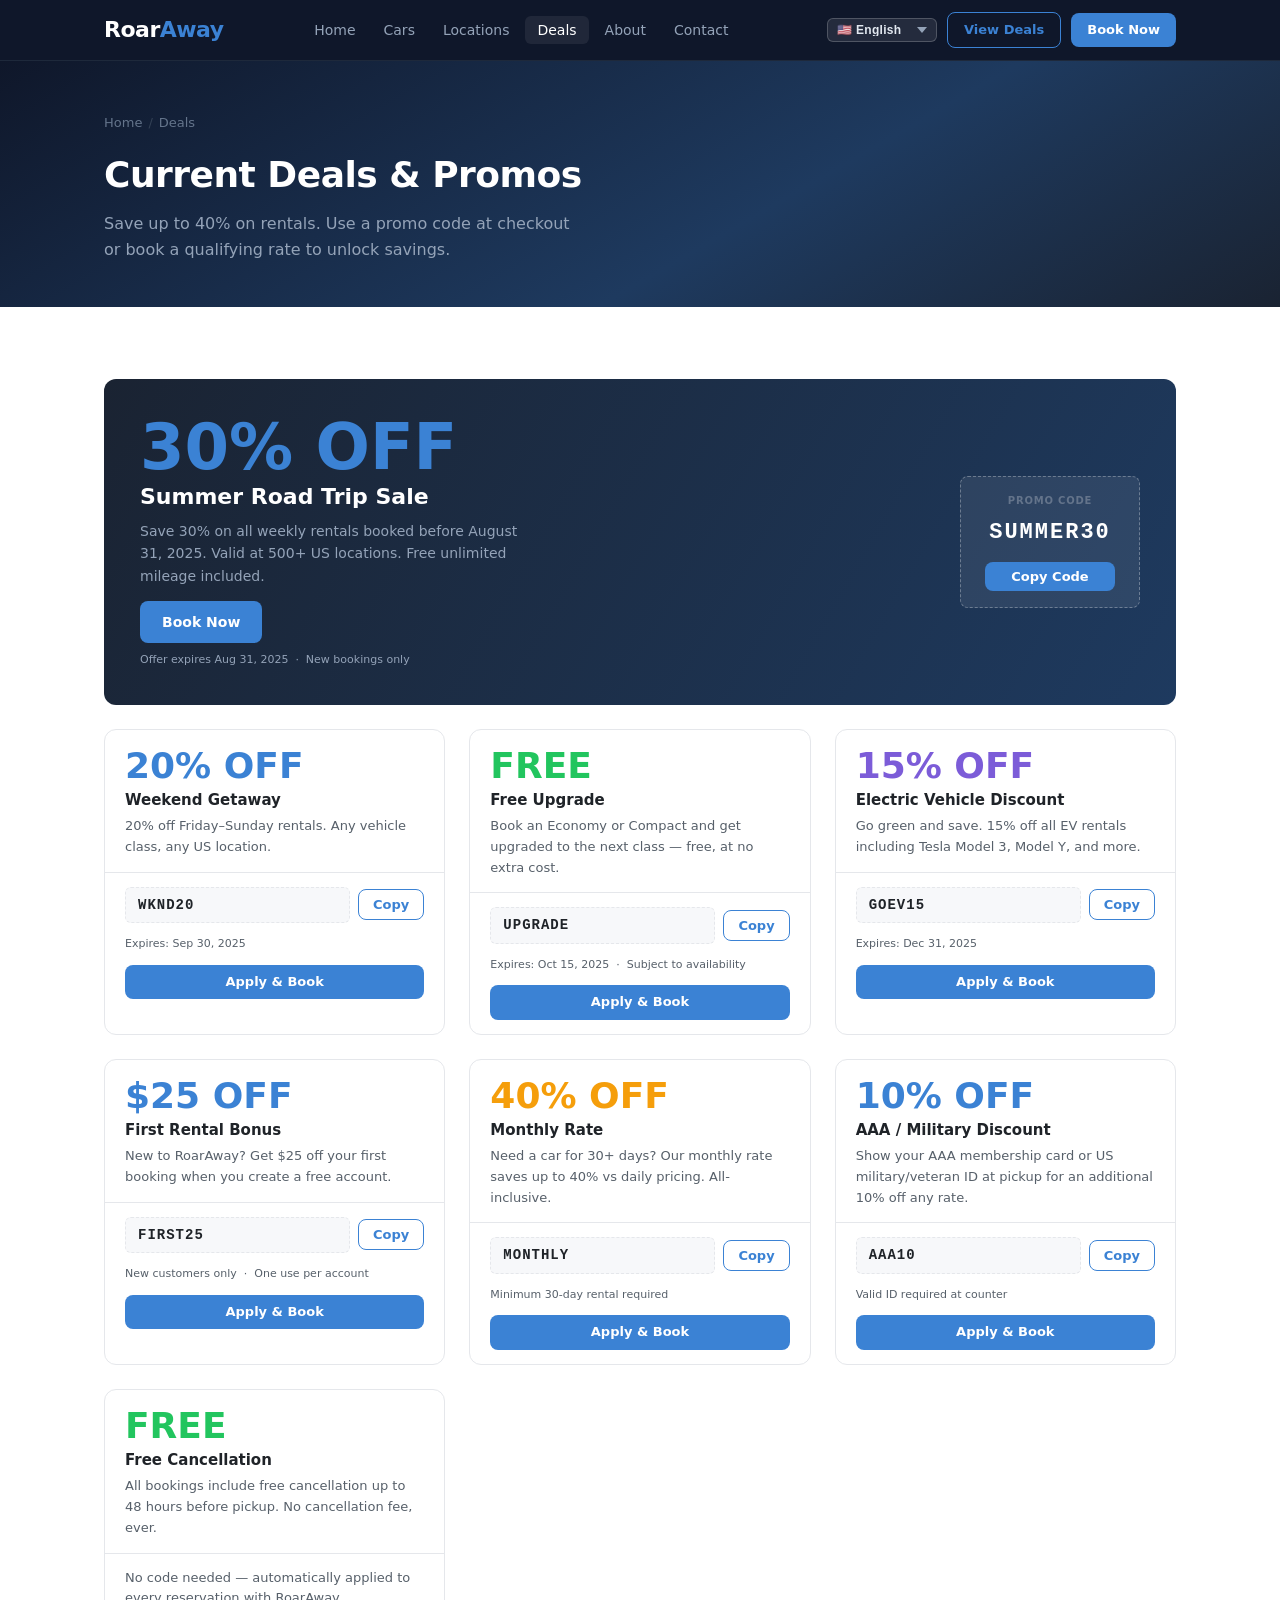
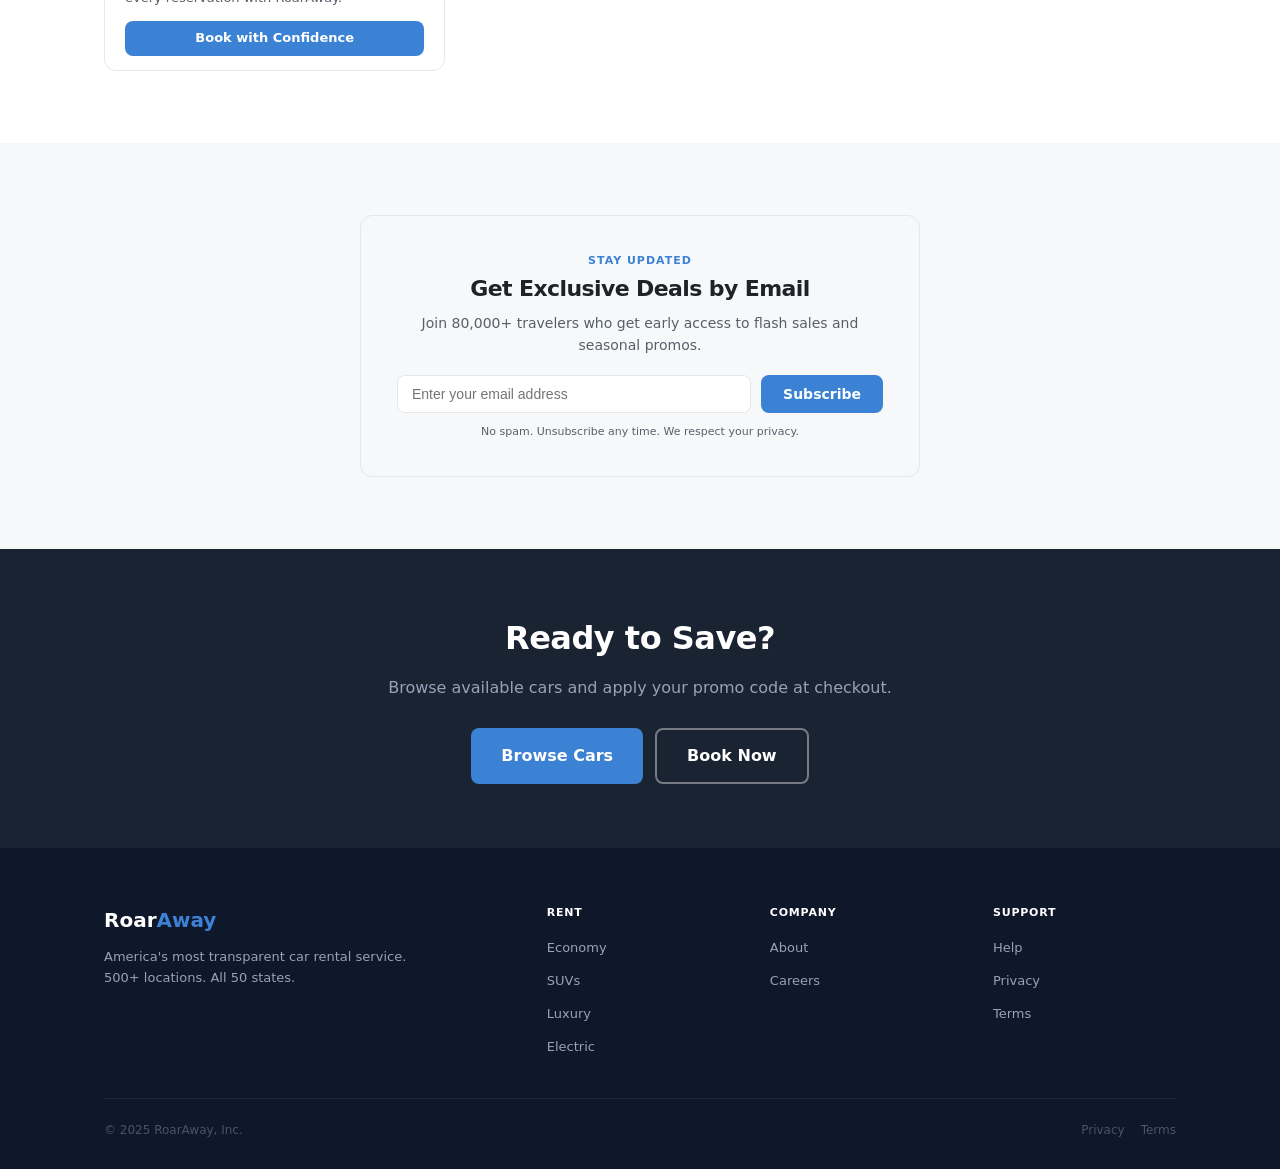
<file: deals.html>
<!DOCTYPE html>
<html lang="en">
<head>
<meta charset="UTF-8" />
<meta name="viewport" content="width=device-width, initial-scale=1.0" />
<title>Deals &amp; Promos — RoarAway Car Rental USA</title>
<meta name="description" content="Save big on US car rentals. Current RoarAway promotions, promo codes, and seasonal discounts.">
<link rel="stylesheet" href="css/styles.css" />
<style>
  .deals-grid { display:grid; grid-template-columns:repeat(3,1fr); gap:24px; }
  .featured-deal {
    grid-column: 1 / -1;
    background: linear-gradient(120deg, #1a2332 0%, #1e3a5f 100%);
    border-radius: var(--radius-lg);
    padding: 36px 36px;
    color: #fff;
    display: flex;
    align-items: center;
    justify-content: space-between;
    gap: 24px;
  }
  .featured-deal-left { flex: 1; }
  .featured-deal-discount { font-size: 64px; font-weight: 900; color: var(--accent); line-height: 1; }
  .featured-deal h2 { font-size: 22px; font-weight: 800; margin-bottom: 6px; }
  .featured-deal p { color: #94a3b8; font-size: 14px; max-width: 400px; }
  .featured-deal-code { background: rgba(255,255,255,0.08); border: 1.5px dashed rgba(255,255,255,0.3); border-radius: var(--radius); padding: 16px 24px; text-align: center; min-width: 180px; }
  .featured-deal-code .code-label { font-size: 10px; font-weight: 700; text-transform: uppercase; letter-spacing: 0.8px; color: #64748b; margin-bottom: 6px; }
  .featured-deal-code .code-val { font-family: monospace; font-size: 22px; font-weight: 800; color: #fff; letter-spacing: 2px; }
  .deal-expires-global { font-size: 11px; color: #94a3b8; margin-top: 8px; }
  @media(max-width:900px){ .deals-grid{ grid-template-columns:1fr 1fr; } .featured-deal{ flex-direction:column; text-align:center; } }
  @media(max-width:600px){ .deals-grid{ grid-template-columns:1fr; } }
  .newsletter-box {
    background: var(--surface);
    border: 1.5px solid var(--border);
    border-radius: var(--radius-lg);
    padding: 36px;
    text-align: center;
    max-width: 560px;
    margin: 0 auto;
  }
  .newsletter-form { display:flex; gap:10px; margin-top:18px; flex-wrap:wrap; justify-content:center; }
  .newsletter-form input { flex:1; min-width:200px; padding:10px 14px; border-radius:var(--radius); border:1.5px solid var(--border); font-size:14px; }
  .terms-note { font-size:11px; color:var(--muted); margin-top:10px; }
</style>
</head>
<body>

<!-- NAVBAR -->
<nav class="navbar">
  <div class="container navbar-inner">
    <a href="index.html" class="navbar-logo">Roar<span>Away</span></a>
    <ul class="navbar-links">
      <li><a href="index.html" data-i18n="nav_home">Home</a></li>
      <li><a href="cars.html" data-i18n="nav_cars">Cars</a></li>
      <li><a href="locations.html" data-i18n="nav_locations">Locations</a></li>
      <li><a href="deals.html" class="active" data-i18n="nav_deals">Deals</a></li>
      <li><a href="about.html" data-i18n="nav_about">About</a></li>
      <li><a href="contact.html" data-i18n="nav_contact">Contact</a></li>
    </ul>
    <div class="navbar-actions">
      <div class="lang-switcher">
        <select class="lang-select" aria-label="Choose language">
          <option value="en">🇺🇸 English</option>
          <option value="de">🇩🇪 Deutsch</option>
          <option value="es">🇪🇸 Español</option>
          <option value="fr">🇫🇷 Français</option>
        </select>
      </div>
      <a href="deals.html" class="btn btn-ghost btn-sm" data-i18n="nav_view_deals">View Deals</a>
      <a href="index.html#search" class="btn btn-primary btn-sm" data-i18n="nav_book_now">Book Now</a>
    </div>
    <button class="menu-toggle"><span></span><span></span><span></span></button>
  </div>
</nav>

<!-- PAGE HERO -->
<div class="page-hero">
  <div class="container">
    <div class="breadcrumb"><a href="index.html" data-i18n="nav_home">Home</a><span class="breadcrumb-sep">/</span><span data-i18n="nav_deals">Deals</span></div>
    <h1 data-i18n="deals_hero_title">Current Deals &amp; Promos</h1>
    <p data-i18n="deals_hero_sub">Save up to 40% on rentals. Use a promo code at checkout or book a qualifying rate to unlock savings.</p>
  </div>
</div>

<!-- DEALS -->
<section class="section">
  <div class="container">

    <div class="deals-grid">

      <!-- FEATURED DEAL -->
      <div class="featured-deal">
        <div class="featured-deal-left">
          <div class="featured-deal-discount">30% OFF</div>
          <h2>Summer Road Trip Sale</h2>
          <p>Save 30% on all weekly rentals booked before August 31, 2025. Valid at 500+ US locations. Free unlimited mileage included.</p>
          <div style="margin-top:14px"><a href="index.html#search" class="btn btn-primary" data-i18n="nav_book_now">Book Now</a></div>
          <div class="deal-expires-global">Offer expires Aug 31, 2025 &nbsp;·&nbsp; New bookings only</div>
        </div>
        <div class="featured-deal-code">
          <div class="code-label">Promo Code</div>
          <div class="code-val">SUMMER30</div>
          <button class="btn btn-primary btn-sm btn-full copy-code-btn" style="margin-top:12px">Copy Code</button>
        </div>
      </div>

      <!-- DEAL 1 -->
      <div class="deal-card">
        <div class="deal-header">
          <div class="deal-discount">20% OFF</div>
          <div class="deal-title">Weekend Getaway</div>
          <div class="deal-desc">20% off Friday–Sunday rentals. Any vehicle class, any US location.</div>
        </div>
        <div class="deal-body">
          <div class="deal-code-row">
            <div class="deal-code">WKND20</div>
            <button class="btn btn-ghost btn-sm copy-code-btn">Copy</button>
          </div>
          <div class="deal-expires">Expires: Sep 30, 2025</div>
          <a href="index.html#search" class="btn btn-primary btn-full btn-sm" style="margin-top:12px">Apply &amp; Book</a>
        </div>
      </div>

      <!-- DEAL 2 -->
      <div class="deal-card">
        <div class="deal-header">
          <div class="deal-discount" style="color:var(--green)">FREE</div>
          <div class="deal-title">Free Upgrade</div>
          <div class="deal-desc">Book an Economy or Compact and get upgraded to the next class — free, at no extra cost.</div>
        </div>
        <div class="deal-body">
          <div class="deal-code-row">
            <div class="deal-code">UPGRADE</div>
            <button class="btn btn-ghost btn-sm copy-code-btn">Copy</button>
          </div>
          <div class="deal-expires">Expires: Oct 15, 2025 &nbsp;·&nbsp; Subject to availability</div>
          <a href="index.html#search" class="btn btn-primary btn-full btn-sm" style="margin-top:12px">Apply &amp; Book</a>
        </div>
      </div>

      <!-- DEAL 3 -->
      <div class="deal-card">
        <div class="deal-header">
          <div class="deal-discount" style="color:var(--secondary)">15% OFF</div>
          <div class="deal-title">Electric Vehicle Discount</div>
          <div class="deal-desc">Go green and save. 15% off all EV rentals including Tesla Model 3, Model Y, and more.</div>
        </div>
        <div class="deal-body">
          <div class="deal-code-row">
            <div class="deal-code">GOEV15</div>
            <button class="btn btn-ghost btn-sm copy-code-btn">Copy</button>
          </div>
          <div class="deal-expires">Expires: Dec 31, 2025</div>
          <a href="index.html#search" class="btn btn-primary btn-full btn-sm" style="margin-top:12px">Apply &amp; Book</a>
        </div>
      </div>

      <!-- DEAL 4 -->
      <div class="deal-card">
        <div class="deal-header">
          <div class="deal-discount">$25 OFF</div>
          <div class="deal-title">First Rental Bonus</div>
          <div class="deal-desc">New to RoarAway? Get $25 off your first booking when you create a free account.</div>
        </div>
        <div class="deal-body">
          <div class="deal-code-row">
            <div class="deal-code">FIRST25</div>
            <button class="btn btn-ghost btn-sm copy-code-btn">Copy</button>
          </div>
          <div class="deal-expires">New customers only &nbsp;·&nbsp; One use per account</div>
          <a href="index.html#search" class="btn btn-primary btn-full btn-sm" style="margin-top:12px">Apply &amp; Book</a>
        </div>
      </div>

      <!-- DEAL 5 -->
      <div class="deal-card">
        <div class="deal-header">
          <div class="deal-discount" style="color:var(--amber)">40% OFF</div>
          <div class="deal-title">Monthly Rate</div>
          <div class="deal-desc">Need a car for 30+ days? Our monthly rate saves up to 40% vs daily pricing. All-inclusive.</div>
        </div>
        <div class="deal-body">
          <div class="deal-code-row">
            <div class="deal-code">MONTHLY</div>
            <button class="btn btn-ghost btn-sm copy-code-btn">Copy</button>
          </div>
          <div class="deal-expires">Minimum 30-day rental required</div>
          <a href="index.html#search" class="btn btn-primary btn-full btn-sm" style="margin-top:12px">Apply &amp; Book</a>
        </div>
      </div>

      <!-- DEAL 6 -->
      <div class="deal-card">
        <div class="deal-header">
          <div class="deal-discount">10% OFF</div>
          <div class="deal-title">AAA / Military Discount</div>
          <div class="deal-desc">Show your AAA membership card or US military/veteran ID at pickup for an additional 10% off any rate.</div>
        </div>
        <div class="deal-body">
          <div class="deal-code-row">
            <div class="deal-code">AAA10</div>
            <button class="btn btn-ghost btn-sm copy-code-btn">Copy</button>
          </div>
          <div class="deal-expires">Valid ID required at counter</div>
          <a href="index.html#search" class="btn btn-primary btn-full btn-sm" style="margin-top:12px">Apply &amp; Book</a>
        </div>
      </div>

      <!-- DEAL 7 -->
      <div class="deal-card">
        <div class="deal-header">
          <div class="deal-discount" style="color:var(--green)">FREE</div>
          <div class="deal-title">Free Cancellation</div>
          <div class="deal-desc">All bookings include free cancellation up to 48 hours before pickup. No cancellation fee, ever.</div>
        </div>
        <div class="deal-body">
          <div style="font-size:13px;color:var(--muted);line-height:1.6;margin-bottom:12px">No code needed — automatically applied to every reservation with RoarAway.</div>
          <a href="index.html#search" class="btn btn-primary btn-full btn-sm">Book with Confidence</a>
        </div>
      </div>

    </div>
  </div>
</section>

<!-- NEWSLETTER -->
<section class="section section--gray">
  <div class="container">
    <div class="newsletter-box">
      <span class="section-tag" style="display:block;text-align:center" data-i18n="newsletter_tag">Stay Updated</span>
      <h2 class="section-title" style="font-size:22px;text-align:center" data-i18n="newsletter_title">Get Exclusive Deals by Email</h2>
      <p style="color:var(--muted);font-size:14px;text-align:center" data-i18n="newsletter_sub">Join 80,000+ travelers who get early access to flash sales and seasonal promos.</p>
      <form class="newsletter-form" onsubmit="event.preventDefault(); showToast('Subscribed! Check your inbox.')">
        <input type="email" data-i18n="newsletter_placeholder" placeholder="Enter your email address" required />
        <button type="submit" class="btn btn-primary" data-i18n="newsletter_btn">Subscribe</button>
      </form>
      <p class="terms-note" data-i18n="newsletter_note">No spam. Unsubscribe any time. We respect your privacy.</p>
    </div>
  </div>
</section>

<!-- CTA -->
<div class="cta-banner">
  <div class="container">
    <h2 data-i18n="cta_save_t">Ready to Save?</h2>
    <p data-i18n="cta_save_s">Browse available cars and apply your promo code at checkout.</p>
    <div class="cta-actions">
      <a href="cars.html" class="btn btn-primary btn-lg" data-i18n="cta_browse">Browse Cars</a>
      <a href="index.html#search" class="btn btn-outline btn-lg" data-i18n="nav_book_now">Book Now</a>
    </div>
  </div>
</div>

<!-- FOOTER -->
<footer class="footer"><div class="container"><div class="footer-grid"><div><div class="footer-logo">Roar<span>Away</span></div><p class="footer-tagline" data-i18n="footer_tagline" data-i18n-html>America's most transparent car rental. 500+ locations. All 50 states.</p></div><div class="footer-col"><h4>Rent</h4><ul><li><a href="cars.html">Economy</a></li><li><a href="cars.html">SUVs</a></li><li><a href="cars.html">Luxury</a></li><li><a href="cars.html">Electric</a></li></ul></div><div class="footer-col"><h4>Company</h4><ul><li><a href="about.html" data-i18n="nav_about">About</a></li><li><a href="contact.html">Careers</a></li></ul></div><div class="footer-col"><h4>Support</h4><ul><li><a href="contact.html">Help</a></li><li><a href="#">Privacy</a></li><li><a href="#">Terms</a></li></ul></div></div><div class="footer-bottom"><span>&copy; 2025 RoarAway, Inc.</span><div class="footer-legal"><a href="#">Privacy</a><a href="#">Terms</a></div></div></div></footer>

<script src="js/i18n.js"></script>
<script src="js/main.js"></script>
</body>
</html>
</file>
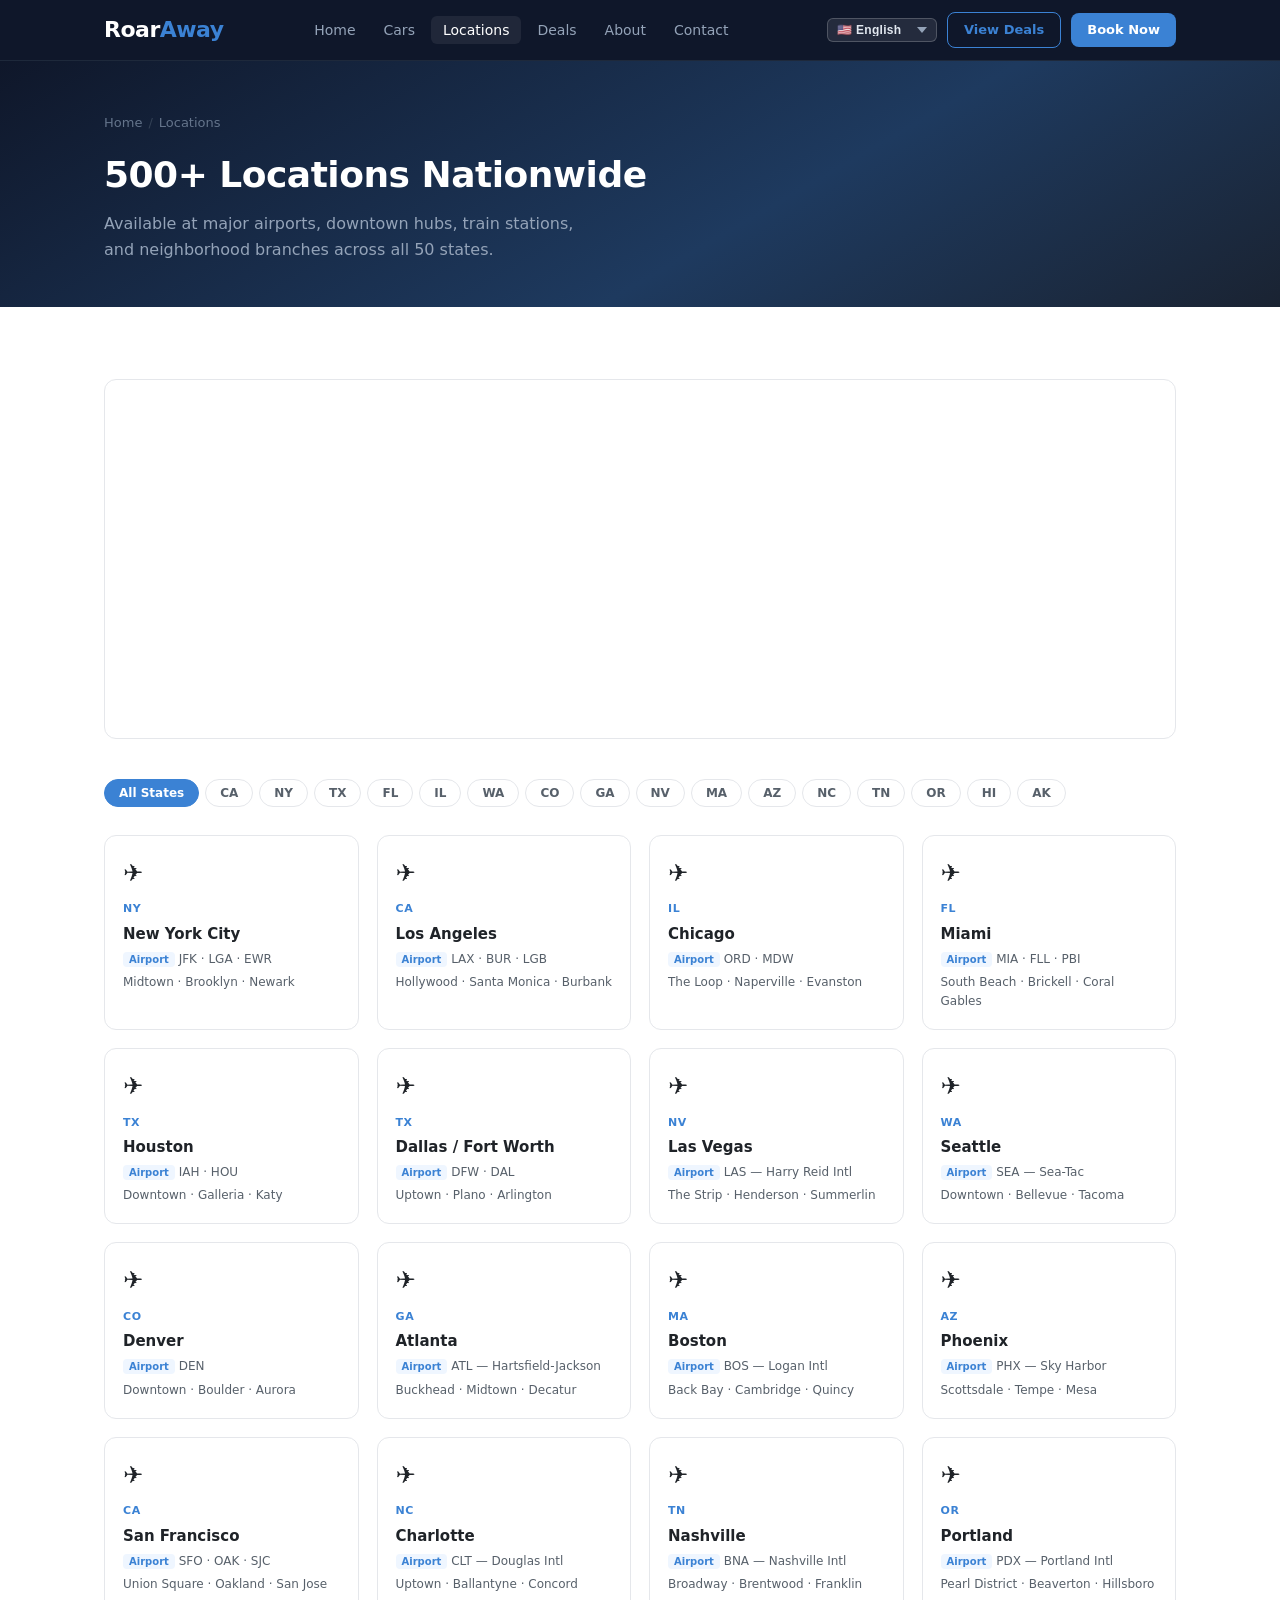
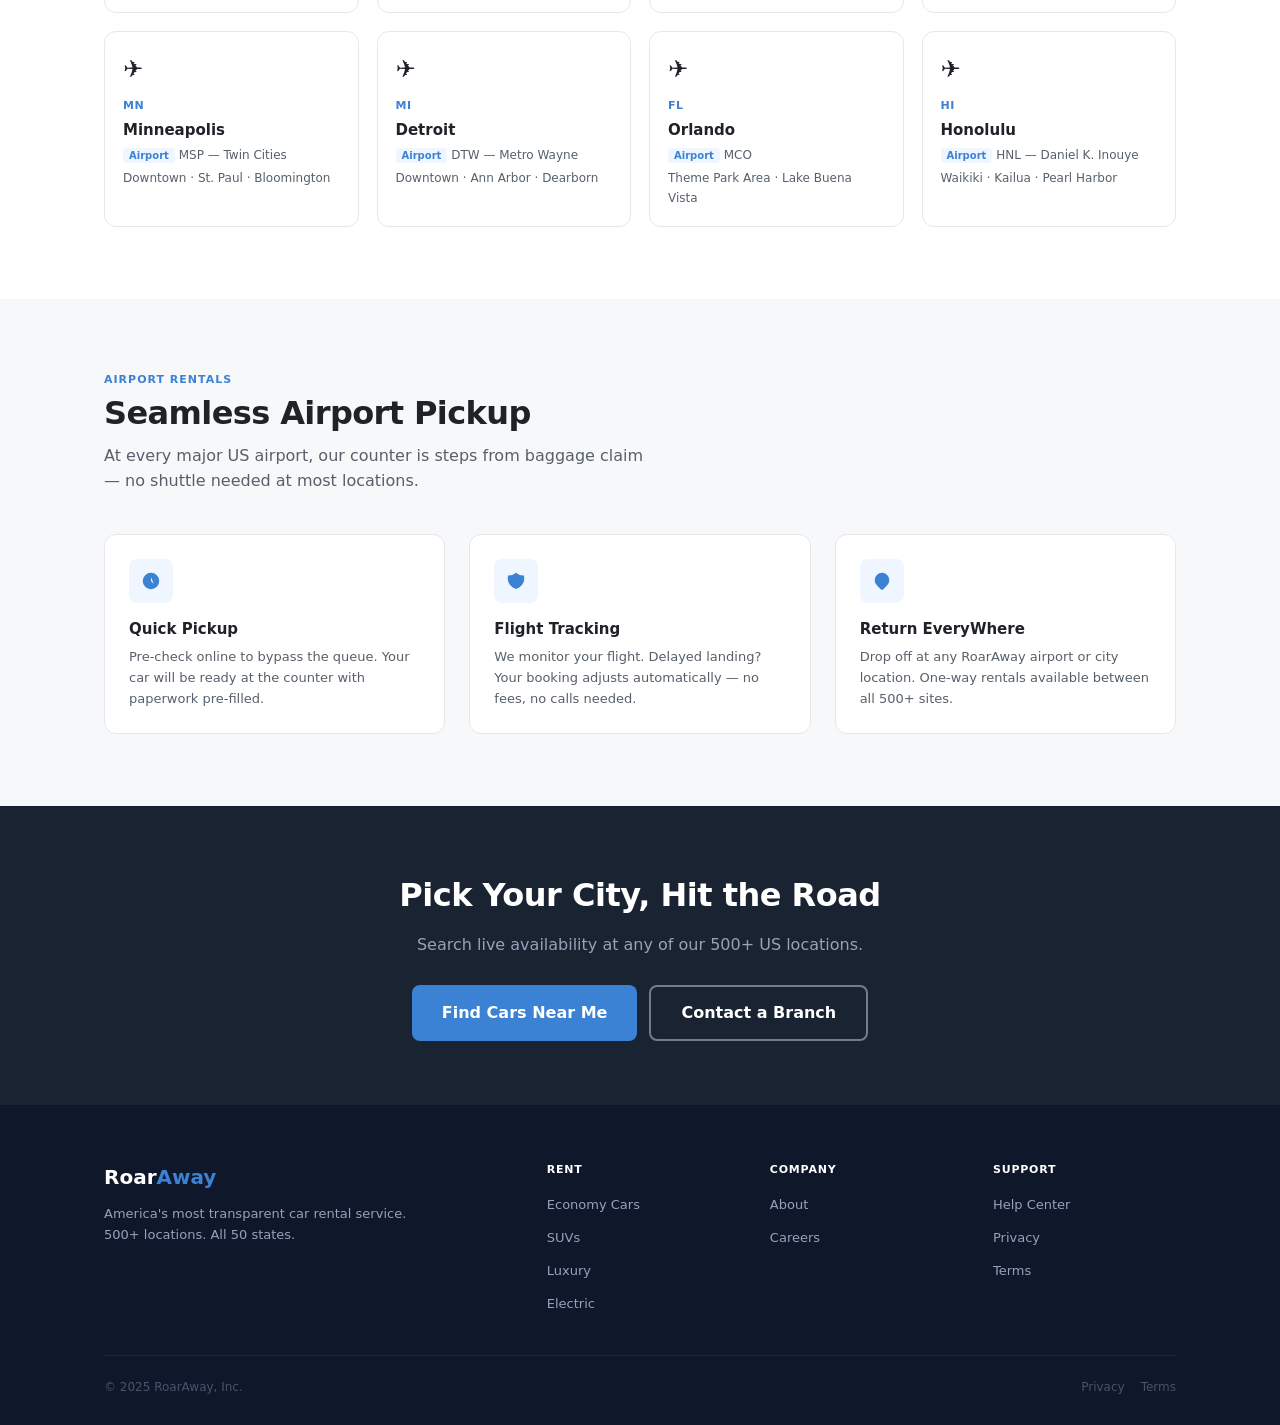
<file: locations.html>
<!DOCTYPE html>
<html lang="en">
<head>
<meta charset="UTF-8" />
<meta name="viewport" content="width=device-width, initial-scale=1.0" />
<title>Locations — RoarAway Car Rental USA</title>
<meta name="description" content="500+ RoarAway car rental locations across all 50 US states — airports, downtown hubs, and transit centers.">
<link rel="stylesheet" href="css/styles.css" />
<style>
  .map-placeholder {
    background: var(--surface);
    border: 1.5px solid var(--border);
    border-radius: var(--radius-lg);
    height: 360px;
    display: flex;
    flex-direction: column;
    align-items: center;
    justify-content: center;
    color: var(--muted);
    margin-bottom: 40px;
    position: relative;
    overflow: hidden;
  }
  .map-placeholder svg { width: 100%; height: 100%; position: absolute; top: 0; left: 0; }
  .map-overlay { position: relative; z-index: 2; text-align: center; }
  .map-overlay h3 { font-size: 18px; font-weight: 700; color: var(--text); margin-bottom: 6px; }
  .map-overlay p { font-size: 13px; color: var(--muted); }
  .state-tabs { display:flex; flex-wrap:wrap; gap:6px; margin-bottom:28px; }
  .state-tab { padding:6px 14px; border-radius:20px; border:1.5px solid var(--border); background:#fff; font-size:12px; font-weight:600; color:var(--muted); cursor:pointer; transition:all 0.15s; }
  .state-tab:hover, .state-tab.active { background:var(--accent); border-color:var(--accent); color:#fff; }
  .locations-big-grid { display:grid; grid-template-columns:repeat(4,1fr); gap:18px; }
  @media(max-width:900px){ .locations-big-grid{ grid-template-columns:1fr 1fr; } }
  @media(max-width:600px){ .locations-big-grid{ grid-template-columns:1fr; } }
  .airport-badge { font-size:10px; font-weight:700; background:#eff6ff; color:var(--accent); padding:2px 6px; border-radius:4px; }
</style>
</head>
<body>

<!-- NAVBAR -->
<nav class="navbar">
  <div class="container navbar-inner">
    <a href="index.html" class="navbar-logo">Roar<span>Away</span></a>
    <ul class="navbar-links">
      <li><a href="index.html" data-i18n="nav_home">Home</a></li>
      <li><a href="cars.html" data-i18n="nav_cars">Cars</a></li>
      <li><a href="locations.html" class="active" data-i18n="nav_locations">Locations</a></li>
      <li><a href="deals.html" data-i18n="nav_deals">Deals</a></li>
      <li><a href="about.html" data-i18n="nav_about">About</a></li>
      <li><a href="contact.html" data-i18n="nav_contact">Contact</a></li>
    </ul>
    <div class="navbar-actions">
      <div class="lang-switcher">
        <select class="lang-select" aria-label="Choose language">
          <option value="en">🇺🇸 English</option>
          <option value="de">🇩🇪 Deutsch</option>
          <option value="es">🇪🇸 Español</option>
          <option value="fr">🇫🇷 Français</option>
        </select>
      </div>
      <a href="deals.html" class="btn btn-ghost btn-sm" data-i18n="nav_view_deals">View Deals</a>
      <a href="index.html#search" class="btn btn-primary btn-sm" data-i18n="nav_book_now">Book Now</a>
    </div>
    <button class="menu-toggle"><span></span><span></span><span></span></button>
  </div>
</nav>

<!-- PAGE HERO -->
<div class="page-hero">
  <div class="container">
    <div class="breadcrumb"><a href="index.html" data-i18n="nav_home">Home</a><span class="breadcrumb-sep">/</span><span data-i18n="nav_locations">Locations</span></div>
    <h1 data-i18n="locs_page_title">500+ Locations Nationwide</h1>
    <p data-i18n="locs_page_sub">Available at major airports, downtown hubs, train stations, and neighborhood branches across all 50 states.</p>
  </div>
</div>

<!-- CONTENT -->
<section class="section">
  <div class="container">

    <!-- GOOGLE MAP — USA overview -->
    <div style="border-radius:var(--radius-lg);overflow:hidden;border:1.5px solid var(--border);height:360px;margin-bottom:40px;">
      <iframe
        src="https://maps.google.com/maps?q=United+States&t=m&z=4&output=embed&iwloc=near"
        width="100%" height="360" style="border:0;display:block;"
        allowfullscreen="" loading="lazy"
        referrerpolicy="no-referrer-when-downgrade"
        title="RoarAway — 500+ Locations Across the USA">
      </iframe>
    </div>

    <!-- STATE FILTER TABS -->
    <div class="state-tabs">
      <button class="state-tab active">All States</button>
      <button class="state-tab">CA</button><button class="state-tab">NY</button>
      <button class="state-tab">TX</button><button class="state-tab">FL</button>
      <button class="state-tab">IL</button><button class="state-tab">WA</button>
      <button class="state-tab">CO</button><button class="state-tab">GA</button>
      <button class="state-tab">NV</button><button class="state-tab">MA</button>
      <button class="state-tab">AZ</button><button class="state-tab">NC</button>
      <button class="state-tab">TN</button><button class="state-tab">OR</button>
      <button class="state-tab">HI</button><button class="state-tab">AK</button>
    </div>

    <!-- LOCATIONS GRID -->
    <div class="locations-big-grid">

      <div class="loc-card">
        <div class="loc-icon">✈</div>
        <div class="loc-state">NY</div>
        <div class="loc-city">New York City</div>
        <div class="loc-spots"><span class="airport-badge">Airport</span> JFK · LGA · EWR</div>
        <div class="loc-spots" style="margin-top:4px">Midtown · Brooklyn · Newark</div>
      </div>

      <div class="loc-card">
        <div class="loc-icon">✈</div>
        <div class="loc-state">CA</div>
        <div class="loc-city">Los Angeles</div>
        <div class="loc-spots"><span class="airport-badge">Airport</span> LAX · BUR · LGB</div>
        <div class="loc-spots" style="margin-top:4px">Hollywood · Santa Monica · Burbank</div>
      </div>

      <div class="loc-card">
        <div class="loc-icon">✈</div>
        <div class="loc-state">IL</div>
        <div class="loc-city">Chicago</div>
        <div class="loc-spots"><span class="airport-badge">Airport</span> ORD · MDW</div>
        <div class="loc-spots" style="margin-top:4px">The Loop · Naperville · Evanston</div>
      </div>

      <div class="loc-card">
        <div class="loc-icon">✈</div>
        <div class="loc-state">FL</div>
        <div class="loc-city">Miami</div>
        <div class="loc-spots"><span class="airport-badge">Airport</span> MIA · FLL · PBI</div>
        <div class="loc-spots" style="margin-top:4px">South Beach · Brickell · Coral Gables</div>
      </div>

      <div class="loc-card">
        <div class="loc-icon">✈</div>
        <div class="loc-state">TX</div>
        <div class="loc-city">Houston</div>
        <div class="loc-spots"><span class="airport-badge">Airport</span> IAH · HOU</div>
        <div class="loc-spots" style="margin-top:4px">Downtown · Galleria · Katy</div>
      </div>

      <div class="loc-card">
        <div class="loc-icon">✈</div>
        <div class="loc-state">TX</div>
        <div class="loc-city">Dallas / Fort Worth</div>
        <div class="loc-spots"><span class="airport-badge">Airport</span> DFW · DAL</div>
        <div class="loc-spots" style="margin-top:4px">Uptown · Plano · Arlington</div>
      </div>

      <div class="loc-card">
        <div class="loc-icon">✈</div>
        <div class="loc-state">NV</div>
        <div class="loc-city">Las Vegas</div>
        <div class="loc-spots"><span class="airport-badge">Airport</span> LAS — Harry Reid Intl</div>
        <div class="loc-spots" style="margin-top:4px">The Strip · Henderson · Summerlin</div>
      </div>

      <div class="loc-card">
        <div class="loc-icon">✈</div>
        <div class="loc-state">WA</div>
        <div class="loc-city">Seattle</div>
        <div class="loc-spots"><span class="airport-badge">Airport</span> SEA — Sea-Tac</div>
        <div class="loc-spots" style="margin-top:4px">Downtown · Bellevue · Tacoma</div>
      </div>

      <div class="loc-card">
        <div class="loc-icon">✈</div>
        <div class="loc-state">CO</div>
        <div class="loc-city">Denver</div>
        <div class="loc-spots"><span class="airport-badge">Airport</span> DEN</div>
        <div class="loc-spots" style="margin-top:4px">Downtown · Boulder · Aurora</div>
      </div>

      <div class="loc-card">
        <div class="loc-icon">✈</div>
        <div class="loc-state">GA</div>
        <div class="loc-city">Atlanta</div>
        <div class="loc-spots"><span class="airport-badge">Airport</span> ATL — Hartsfield-Jackson</div>
        <div class="loc-spots" style="margin-top:4px">Buckhead · Midtown · Decatur</div>
      </div>

      <div class="loc-card">
        <div class="loc-icon">✈</div>
        <div class="loc-state">MA</div>
        <div class="loc-city">Boston</div>
        <div class="loc-spots"><span class="airport-badge">Airport</span> BOS — Logan Intl</div>
        <div class="loc-spots" style="margin-top:4px">Back Bay · Cambridge · Quincy</div>
      </div>

      <div class="loc-card">
        <div class="loc-icon">✈</div>
        <div class="loc-state">AZ</div>
        <div class="loc-city">Phoenix</div>
        <div class="loc-spots"><span class="airport-badge">Airport</span> PHX — Sky Harbor</div>
        <div class="loc-spots" style="margin-top:4px">Scottsdale · Tempe · Mesa</div>
      </div>

      <div class="loc-card">
        <div class="loc-icon">✈</div>
        <div class="loc-state">CA</div>
        <div class="loc-city">San Francisco</div>
        <div class="loc-spots"><span class="airport-badge">Airport</span> SFO · OAK · SJC</div>
        <div class="loc-spots" style="margin-top:4px">Union Square · Oakland · San Jose</div>
      </div>

      <div class="loc-card">
        <div class="loc-icon">✈</div>
        <div class="loc-state">NC</div>
        <div class="loc-city">Charlotte</div>
        <div class="loc-spots"><span class="airport-badge">Airport</span> CLT — Douglas Intl</div>
        <div class="loc-spots" style="margin-top:4px">Uptown · Ballantyne · Concord</div>
      </div>

      <div class="loc-card">
        <div class="loc-icon">✈</div>
        <div class="loc-state">TN</div>
        <div class="loc-city">Nashville</div>
        <div class="loc-spots"><span class="airport-badge">Airport</span> BNA — Nashville Intl</div>
        <div class="loc-spots" style="margin-top:4px">Broadway · Brentwood · Franklin</div>
      </div>

      <div class="loc-card">
        <div class="loc-icon">✈</div>
        <div class="loc-state">OR</div>
        <div class="loc-city">Portland</div>
        <div class="loc-spots"><span class="airport-badge">Airport</span> PDX — Portland Intl</div>
        <div class="loc-spots" style="margin-top:4px">Pearl District · Beaverton · Hillsboro</div>
      </div>

      <div class="loc-card">
        <div class="loc-icon">✈</div>
        <div class="loc-state">MN</div>
        <div class="loc-city">Minneapolis</div>
        <div class="loc-spots"><span class="airport-badge">Airport</span> MSP — Twin Cities</div>
        <div class="loc-spots" style="margin-top:4px">Downtown · St. Paul · Bloomington</div>
      </div>

      <div class="loc-card">
        <div class="loc-icon">✈</div>
        <div class="loc-state">MI</div>
        <div class="loc-city">Detroit</div>
        <div class="loc-spots"><span class="airport-badge">Airport</span> DTW — Metro Wayne</div>
        <div class="loc-spots" style="margin-top:4px">Downtown · Ann Arbor · Dearborn</div>
      </div>

      <div class="loc-card">
        <div class="loc-icon">✈</div>
        <div class="loc-state">FL</div>
        <div class="loc-city">Orlando</div>
        <div class="loc-spots"><span class="airport-badge">Airport</span> MCO</div>
        <div class="loc-spots" style="margin-top:4px">Theme Park Area · Lake Buena Vista</div>
      </div>

      <div class="loc-card">
        <div class="loc-icon">✈</div>
        <div class="loc-state">HI</div>
        <div class="loc-city">Honolulu</div>
        <div class="loc-spots"><span class="airport-badge">Airport</span> HNL — Daniel K. Inouye</div>
        <div class="loc-spots" style="margin-top:4px">Waikiki · Kailua · Pearl Harbor</div>
      </div>

    </div>
  </div>
</section>

<!-- AIRPORT PERKS -->
<section class="section section--gray">
  <div class="container">
    <span class="section-tag" data-i18n="locs_airport_tag">Airport Rentals</span>
    <h2 class="section-title" data-i18n="locs_airport_t">Seamless Airport Pickup</h2>
    <p class="section-sub" data-i18n="locs_airport_s">At every major US airport, our counter is steps from baggage claim — no shuttle needed at most locations.</p>
    <div class="grid-3">
      <div class="feature-card"><div class="feature-icon"><svg viewBox="0 0 24 24"><path d="M12 8v4l3 3m6-3a9 9 0 11-18 0 9 9 0 0118 0z"/></svg></div><div class="feature-title">Quick Pickup</div><div class="feature-desc">Pre-check online to bypass the queue. Your car will be ready at the counter with paperwork pre-filled.</div></div>
      <div class="feature-card"><div class="feature-icon"><svg viewBox="0 0 24 24"><path d="M9 12l2 2 4-4m5.618-4.016A11.955 11.955 0 0112 2.944a11.955 11.955 0 01-8.618 3.04A12.02 12.02 0 003 9c0 5.591 3.824 10.29 9 11.622 5.176-1.332 9-6.03 9-11.622 0-1.042-.133-2.052-.382-3.016z"/></svg></div><div class="feature-title">Flight Tracking</div><div class="feature-desc">We monitor your flight. Delayed landing? Your booking adjusts automatically — no fees, no calls needed.</div></div>
      <div class="feature-card"><div class="feature-icon"><svg viewBox="0 0 24 24"><path d="M17.657 16.657L13.414 20.9a2 2 0 01-2.827 0l-4.244-4.243a8 8 0 1111.314 0z"/><path d="M15 11a3 3 0 11-6 0 3 3 0 016 0z"/></svg></div><div class="feature-title">Return EveryWhere</div><div class="feature-desc">Drop off at any RoarAway airport or city location. One-way rentals available between all 500+ sites.</div></div>
    </div>
  </div>
</section>

<!-- CTA -->
<div class="cta-banner">
  <div class="container">
    <h2 data-i18n="cta_pick_city_t">Pick Your City, Hit the Road</h2>
    <p data-i18n="cta_pick_city_s">Search live availability at any of our 500+ US locations.</p>
    <div class="cta-actions">
      <a href="index.html#search" class="btn btn-primary btn-lg" data-i18n="cta_find_cars">Find Cars Near Me</a>
      <a href="contact.html" class="btn btn-outline btn-lg" data-i18n="cta_contact_br">Contact a Branch</a>
    </div>
  </div>
</div>

<!-- FOOTER -->
<footer class="footer"><div class="container"><div class="footer-grid"><div><div class="footer-logo">Roar<span>Away</span></div><p class="footer-tagline" data-i18n="footer_tagline" data-i18n-html>America's most transparent car rental. 500+ locations. All 50 states.</p></div><div class="footer-col"><h4>Rent</h4><ul><li><a href="cars.html">Economy Cars</a></li><li><a href="cars.html">SUVs</a></li><li><a href="cars.html">Luxury</a></li><li><a href="cars.html">Electric</a></li></ul></div><div class="footer-col"><h4>Company</h4><ul><li><a href="about.html" data-i18n="nav_about">About</a></li><li><a href="contact.html">Careers</a></li></ul></div><div class="footer-col"><h4>Support</h4><ul><li><a href="contact.html">Help Center</a></li><li><a href="#">Privacy</a></li><li><a href="#">Terms</a></li></ul></div></div><div class="footer-bottom"><span>&copy; 2025 RoarAway, Inc.</span><div class="footer-legal"><a href="#">Privacy</a><a href="#">Terms</a></div></div></div></footer>

<script src="js/i18n.js"></script>
<script src="js/main.js"></script>
<script>
  document.querySelectorAll('.state-tab').forEach(tab => {
    tab.addEventListener('click', () => {
      document.querySelectorAll('.state-tab').forEach(t => t.classList.remove('active'));
      tab.classList.add('active');
    });
  });
</script>
</body>
</html>
</file>
<file: css/styles.css>
/* ===== RESET & BASE ===== */
*, *::before, *::after { box-sizing: border-box; margin: 0; padding: 0; }

:root {
  --bg: #ffffff;
  --surface: #f7f8fa;
  --border: #e5e7eb;
  --text: #1f2328;
  --muted: #57606a;
  --accent: #3b82d4;
  --accent-dark: #2563af;
  --secondary: #7c5cd8;
  --dark: #1a2332;
  --darker: #0f172a;
  --green: #22c55e;
  --amber: #f59e0b;
  --red: #ef4444;
  --radius: 8px;
  --radius-lg: 12px;
  --shadow: 0 4px 16px rgba(0,0,0,0.08);
  --shadow-lg: 0 8px 32px rgba(0,0,0,0.14);
}

html { scroll-behavior: smooth; }

body {
  font-family: -apple-system, "Segoe UI", system-ui, sans-serif;
  font-size: 15px;
  line-height: 1.6;
  color: var(--text);
  background: var(--bg);
}

a { color: inherit; text-decoration: none; }
img { max-width: 100%; display: block; }
ul { list-style: none; }
button { cursor: pointer; font-family: inherit; }

/* ===== UTILITIES ===== */
.container { max-width: 1120px; margin: 0 auto; padding: 0 24px; }
.section { padding: 72px 0; }
.section--gray { background: var(--surface); }
.section--dark { background: var(--dark); color: #fff; }

.section-tag {
  font-size: 11px;
  font-weight: 700;
  text-transform: uppercase;
  letter-spacing: 1px;
  color: var(--accent);
  margin-bottom: 6px;
  display: block;
}
.section-title {
  font-size: 32px;
  font-weight: 800;
  letter-spacing: -0.6px;
  line-height: 1.2;
  margin-bottom: 10px;
}
.section-sub {
  color: var(--muted);
  font-size: 16px;
  max-width: 560px;
  margin-bottom: 40px;
}
.section--dark .section-sub { color: #94a3b8; }

.btn {
  display: inline-flex;
  align-items: center;
  gap: 6px;
  padding: 10px 22px;
  border-radius: var(--radius);
  font-size: 14px;
  font-weight: 700;
  border: none;
  transition: background 0.15s, opacity 0.15s;
}
.btn-primary { background: var(--accent); color: #fff; }
.btn-primary:hover { background: var(--accent-dark); }
.btn-dark { background: var(--dark); color: #fff; }
.btn-dark:hover { background: #0f172a; }
.btn-outline { background: transparent; color: #fff; border: 2px solid rgba(255,255,255,0.4); }
.btn-outline:hover { border-color: #fff; }
.btn-ghost { background: transparent; color: var(--accent); border: 1.5px solid var(--accent); }
.btn-ghost:hover { background: var(--accent); color: #fff; }
.btn-lg { padding: 13px 30px; font-size: 16px; }
.btn-sm { padding: 7px 14px; font-size: 13px; }
.btn-full { width: 100%; justify-content: center; }

.badge {
  display: inline-block;
  padding: 2px 8px;
  border-radius: 20px;
  font-size: 10px;
  font-weight: 700;
  letter-spacing: 0.4px;
  text-transform: uppercase;
}
.badge-blue { background: var(--accent); color: #fff; }
.badge-green { background: var(--green); color: #fff; }
.badge-purple { background: var(--secondary); color: #fff; }
.badge-amber { background: var(--amber); color: #fff; }
.badge-red { background: var(--red); color: #fff; }

.grid-2 { display: grid; grid-template-columns: 1fr 1fr; gap: 24px; }
.grid-3 { display: grid; grid-template-columns: repeat(3, 1fr); gap: 24px; }
.grid-4 { display: grid; grid-template-columns: repeat(4, 1fr); gap: 20px; }

/* ===== NAVBAR ===== */
.navbar {
  background: var(--darker);
  position: sticky;
  top: 0;
  z-index: 1000;
  border-bottom: 1px solid #1e293b;
}
.navbar-inner {
  display: flex;
  align-items: center;
  justify-content: space-between;
  height: 60px;
}
.navbar-logo {
  font-size: 22px;
  font-weight: 800;
  color: #fff;
  letter-spacing: -0.5px;
}
.navbar-logo span { color: var(--accent); }
.navbar-links {
  display: flex;
  align-items: center;
  gap: 4px;
}
.navbar-links a {
  padding: 6px 12px;
  color: #94a3b8;
  font-size: 14px;
  font-weight: 500;
  border-radius: 6px;
  transition: color 0.15s, background 0.15s;
}
.navbar-links a:hover,
.navbar-links a.active { color: #fff; background: rgba(255,255,255,0.07); }
.navbar-actions { display: flex; align-items: center; gap: 10px; }
.navbar-actions .btn { font-size: 13px; padding: 7px 16px; }

/* Mobile menu toggle */
.menu-toggle {
  display: none;
  flex-direction: column;
  gap: 5px;
  background: none;
  border: none;
  padding: 4px;
  cursor: pointer;
}
.menu-toggle span {
  display: block;
  width: 22px;
  height: 2px;
  background: #fff;
  border-radius: 2px;
  transition: transform 0.2s;
}

/* ===== STATES TICKER ===== */
.states-bar {
  background: var(--accent);
  padding: 9px 0;
  overflow: hidden;
  white-space: nowrap;
}
.states-ticker {
  display: inline-flex;
  gap: 32px;
  animation: ticker 30s linear infinite;
  padding-left: 100%;
}
.states-ticker span {
  font-size: 12px;
  font-weight: 600;
  color: rgba(255,255,255,0.9);
  letter-spacing: 0.4px;
}
@keyframes ticker {
  0% { transform: translateX(0); }
  100% { transform: translateX(-100%); }
}

/* ===== HERO ===== */
.hero {
  background: linear-gradient(150deg, #0f172a 0%, #1e3a5f 50%, #1a2332 100%);
  padding: 80px 0 60px;
  color: #fff;
  text-align: center;
}
.hero-tag {
  display: inline-block;
  background: rgba(59,130,212,0.2);
  border: 1px solid rgba(59,130,212,0.4);
  color: #93c5fd;
  font-size: 12px;
  font-weight: 700;
  padding: 4px 14px;
  border-radius: 20px;
  letter-spacing: 0.6px;
  text-transform: uppercase;
  margin-bottom: 16px;
}
.hero h1 {
  font-size: 52px;
  font-weight: 900;
  letter-spacing: -1.5px;
  line-height: 1.1;
  margin-bottom: 14px;
}
.hero h1 span { color: var(--accent); }
.hero p {
  font-size: 18px;
  color: #94a3b8;
  max-width: 520px;
  margin: 0 auto 40px;
}
.hero-stats {
  display: flex;
  justify-content: center;
  gap: 40px;
  margin-bottom: 40px;
}
.hero-stat-num { font-size: 28px; font-weight: 800; color: #fff; }
.hero-stat-label { font-size: 12px; color: #64748b; }

/* ===== SEARCH CARD ===== */
.search-card {
  background: #fff;
  border-radius: var(--radius-lg);
  padding: 30px 32px 26px;
  max-width: 900px;
  margin: 0 auto;
  box-shadow: var(--shadow-lg);
  color: var(--text);
  text-align: left;
}
.search-tabs {
  display: flex;
  gap: 4px;
  margin-bottom: 22px;
  border-bottom: 1px solid var(--border);
  padding-bottom: 0;
}
.search-tab {
  padding: 8px 18px;
  font-size: 13px;
  font-weight: 600;
  color: var(--muted);
  background: none;
  border: none;
  border-bottom: 2px solid transparent;
  margin-bottom: -1px;
  cursor: pointer;
  transition: color 0.15s;
}
.search-tab.active { color: var(--accent); border-bottom-color: var(--accent); }
.search-form { display: grid; grid-template-columns: repeat(3, 1fr) auto; gap: 14px; align-items: end; }
.form-group { display: flex; flex-direction: column; gap: 5px; }
.form-group label {
  font-size: 11px;
  font-weight: 700;
  text-transform: uppercase;
  letter-spacing: 0.6px;
  color: var(--muted);
}
.form-group select,
.form-group input[type="text"],
.form-group input[type="date"],
.form-group input[type="email"],
.form-group input[type="tel"],
.form-group input[type="number"],
.form-group textarea {
  border: 1.5px solid var(--border);
  border-radius: var(--radius);
  padding: 10px 12px;
  font-size: 14px;
  color: var(--text);
  background: var(--surface);
  width: 100%;
  transition: border-color 0.15s, background 0.15s;
}
.form-group select:focus,
.form-group input:focus,
.form-group textarea:focus {
  outline: none;
  border-color: var(--accent);
  background: #fff;
}
.form-group textarea { resize: vertical; min-height: 110px; }

/* ===== TRUST BAR ===== */
.trust-bar {
  background: var(--surface);
  border-top: 1px solid var(--border);
  border-bottom: 1px solid var(--border);
  padding: 18px 0;
}
.trust-inner {
  display: flex;
  justify-content: space-around;
  flex-wrap: wrap;
  gap: 16px;
}
.trust-item {
  display: flex;
  align-items: center;
  gap: 10px;
  font-size: 13px;
  font-weight: 600;
  color: var(--muted);
}
.trust-icon {
  width: 32px;
  height: 32px;
  background: var(--accent);
  border-radius: 50%;
  display: flex;
  align-items: center;
  justify-content: center;
  flex-shrink: 0;
}
.trust-icon svg { width: 15px; height: 15px; fill: #fff; }

/* ===== CAR CARD ===== */
.car-card {
  border: 1.5px solid var(--border);
  border-radius: var(--radius-lg);
  background: #fff;
  overflow: hidden;
  transition: border-color 0.15s, box-shadow 0.15s;
  display: flex;
  flex-direction: column;
}
.car-card:hover { border-color: var(--accent); box-shadow: var(--shadow); }
.car-img {
  background: var(--surface);
  height: 180px;
  display: flex;
  align-items: center;
  justify-content: center;
  border-bottom: 1px solid var(--border);
  position: relative;
  overflow: hidden;
}
.car-img img {
  width: 100%;
  height: 100%;
  object-fit: cover;
  object-position: center;
  transition: transform 0.3s ease;
  display: block;
}
.car-card:hover .car-img img {
  transform: scale(1.04);
}
.car-img-badge {
  position: absolute;
  top: 10px;
  left: 10px;
}
.car-body { padding: 16px 18px; flex: 1; display: flex; flex-direction: column; }
.car-category {
  font-size: 10px;
  font-weight: 700;
  text-transform: uppercase;
  letter-spacing: 0.8px;
  color: var(--accent);
  margin-bottom: 2px;
}
.car-name { font-size: 17px; font-weight: 700; margin-bottom: 8px; }
.car-specs {
  display: flex;
  flex-wrap: wrap;
  gap: 8px;
  font-size: 12px;
  color: var(--muted);
  margin-bottom: 14px;
  padding-bottom: 14px;
  border-bottom: 1px solid var(--border);
}
.car-spec { display: flex; align-items: center; gap: 3px; }
.car-spec svg { width: 12px; height: 12px; fill: var(--muted); }
.car-footer { display: flex; align-items: center; justify-content: space-between; margin-top: auto; }
.car-price .price-num { font-size: 26px; font-weight: 800; }
.car-price .price-unit { font-size: 12px; color: var(--muted); }
.car-price .price-old { font-size: 12px; color: var(--muted); text-decoration: line-through; margin-left: 4px; }

/* ===== FEATURES ===== */
.feature-card {
  padding: 24px;
  border: 1.5px solid var(--border);
  border-radius: var(--radius-lg);
  background: #fff;
  transition: border-color 0.15s;
}
.feature-card:hover { border-color: var(--accent); }
.feature-icon {
  width: 44px;
  height: 44px;
  background: #eff6ff;
  border-radius: var(--radius);
  display: flex;
  align-items: center;
  justify-content: center;
  margin-bottom: 14px;
}
.feature-icon svg { width: 22px; height: 22px; fill: var(--accent); }
.feature-title { font-size: 15px; font-weight: 700; margin-bottom: 6px; }
.feature-desc { font-size: 13px; color: var(--muted); line-height: 1.6; }

/* ===== STEPS ===== */
.steps-grid { display: grid; grid-template-columns: repeat(4, 1fr); gap: 24px; }
.step-card { text-align: center; padding: 12px; position: relative; }
.step-card:not(:last-child)::after {
  content: '';
  position: absolute;
  top: 22px;
  right: -12px;
  width: 24px;
  height: 2px;
  background: var(--border);
}
.step-num {
  width: 44px;
  height: 44px;
  background: var(--accent);
  color: #fff;
  border-radius: 50%;
  display: flex;
  align-items: center;
  justify-content: center;
  font-weight: 800;
  font-size: 17px;
  margin: 0 auto 12px;
}
.step-title { font-weight: 700; font-size: 15px; margin-bottom: 6px; }
.step-desc { font-size: 13px; color: var(--muted); }

/* ===== REVIEWS ===== */
.review-card {
  border: 1.5px solid var(--border);
  border-radius: var(--radius-lg);
  padding: 20px;
  background: #fff;
}
.stars { color: var(--amber); font-size: 14px; letter-spacing: 2px; margin-bottom: 10px; }
.review-text { font-size: 13px; color: var(--muted); line-height: 1.65; margin-bottom: 14px; font-style: italic; }
.reviewer { display: flex; align-items: center; gap: 10px; }
.reviewer-avatar {
  width: 38px;
  height: 38px;
  border-radius: 50%;
  background: var(--dark);
  color: #fff;
  display: flex;
  align-items: center;
  justify-content: center;
  font-weight: 700;
  font-size: 13px;
  flex-shrink: 0;
}
.reviewer-name { font-weight: 700; font-size: 13px; }
.reviewer-loc { font-size: 11px; color: var(--muted); }

/* ===== LOCATION CARD ===== */
.loc-card {
  background: #fff;
  border: 1.5px solid var(--border);
  border-radius: var(--radius-lg);
  padding: 18px;
  transition: border-color 0.15s;
  cursor: pointer;
}
.loc-card:hover { border-color: var(--accent); }
.loc-icon { font-size: 24px; margin-bottom: 8px; }
.loc-city { font-weight: 700; font-size: 15px; margin-bottom: 4px; }
.loc-state { font-size: 11px; color: var(--accent); font-weight: 700; text-transform: uppercase; letter-spacing: 0.6px; margin-bottom: 4px; }
.loc-spots { font-size: 12px; color: var(--muted); }

/* ===== DEAL CARD ===== */
.deal-card {
  border: 1.5px solid var(--border);
  border-radius: var(--radius-lg);
  overflow: hidden;
  background: #fff;
  transition: box-shadow 0.15s;
}
.deal-card:hover { box-shadow: var(--shadow); }
.deal-header {
  padding: 18px 20px 14px;
  border-bottom: 1px solid var(--border);
}
.deal-discount {
  font-size: 36px;
  font-weight: 900;
  color: var(--accent);
  line-height: 1;
  margin-bottom: 4px;
}
.deal-title { font-size: 15px; font-weight: 700; margin-bottom: 4px; }
.deal-desc { font-size: 13px; color: var(--muted); }
.deal-body { padding: 14px 20px; }
.deal-code-row { display: flex; align-items: center; gap: 8px; margin-bottom: 12px; }
.deal-code {
  font-family: monospace;
  font-size: 14px;
  font-weight: 700;
  background: var(--surface);
  border: 1.5px dashed var(--border);
  padding: 6px 12px;
  border-radius: 6px;
  color: var(--text);
  letter-spacing: 1px;
  flex: 1;
}
.deal-expires { font-size: 11px; color: var(--muted); }

/* ===== STAT CARD ===== */
.stat-card { text-align: center; padding: 28px 20px; }
.stat-num { font-size: 40px; font-weight: 900; color: var(--accent); line-height: 1; margin-bottom: 6px; }
.stat-label { font-size: 13px; color: var(--muted); font-weight: 500; }

/* ===== TEAM CARD ===== */
.team-card { text-align: center; }
.team-avatar {
  width: 80px;
  height: 80px;
  border-radius: 50%;
  background: var(--dark);
  color: #fff;
  display: flex;
  align-items: center;
  justify-content: center;
  font-size: 26px;
  font-weight: 700;
  margin: 0 auto 12px;
}
.team-name { font-weight: 700; font-size: 15px; margin-bottom: 2px; }
.team-role { font-size: 12px; color: var(--muted); }

/* ===== PAGE HERO ===== */
.page-hero {
  background: linear-gradient(150deg, #0f172a 0%, #1e3a5f 60%, #1a2332 100%);
  padding: 52px 0 44px;
  color: #fff;
}
.page-hero h1 { font-size: 36px; font-weight: 800; letter-spacing: -0.5px; margin-bottom: 8px; }
.page-hero p { color: #94a3b8; font-size: 16px; max-width: 480px; }
.breadcrumb {
  display: flex;
  gap: 6px;
  align-items: center;
  font-size: 13px;
  color: #64748b;
  margin-bottom: 12px;
}
.breadcrumb a { color: #64748b; }
.breadcrumb a:hover { color: #94a3b8; }
.breadcrumb-sep { color: #334155; }

/* ===== FILTER BAR ===== */
.filter-bar {
  background: #fff;
  border-bottom: 1px solid var(--border);
  padding: 14px 0;
  position: sticky;
  top: 60px;
  z-index: 100;
}
.filter-inner {
  display: flex;
  gap: 10px;
  align-items: center;
  flex-wrap: wrap;
}
.filter-btn {
  padding: 7px 16px;
  border-radius: 20px;
  border: 1.5px solid var(--border);
  background: #fff;
  font-size: 13px;
  font-weight: 600;
  color: var(--muted);
  cursor: pointer;
  transition: all 0.15s;
}
.filter-btn:hover { border-color: var(--accent); color: var(--accent); }
.filter-btn.active { background: var(--accent); border-color: var(--accent); color: #fff; }
.filter-select {
  padding: 7px 12px;
  border-radius: var(--radius);
  border: 1.5px solid var(--border);
  font-size: 13px;
  color: var(--text);
  background: var(--surface);
  margin-left: auto;
}

/* ===== CTA BANNER ===== */
.cta-banner {
  background: var(--dark);
  padding: 64px 0;
  text-align: center;
  color: #fff;
}
.cta-banner h2 { font-size: 32px; font-weight: 800; letter-spacing: -0.5px; margin-bottom: 10px; }
.cta-banner p { color: #94a3b8; font-size: 16px; margin-bottom: 28px; }
.cta-actions { display: flex; gap: 12px; justify-content: center; flex-wrap: wrap; }

/* ===== FOOTER ===== */
.footer {
  background: var(--darker);
  color: #94a3b8;
  padding: 56px 0 28px;
}
.footer-grid {
  display: grid;
  grid-template-columns: 2.2fr 1fr 1fr 1fr;
  gap: 40px;
  margin-bottom: 40px;
}
.footer-logo { font-size: 20px; font-weight: 800; color: #fff; margin-bottom: 10px; }
.footer-logo span { color: var(--accent); }
.footer-tagline { font-size: 13px; line-height: 1.65; margin-bottom: 20px; }
.footer-socials { display: flex; gap: 10px; }
.footer-social {
  width: 32px;
  height: 32px;
  background: #1e293b;
  border-radius: 6px;
  display: flex;
  align-items: center;
  justify-content: center;
  color: #64748b;
  font-size: 12px;
  font-weight: 700;
  transition: background 0.15s;
}
.footer-social:hover { background: var(--accent); color: #fff; }
.footer-col h4 {
  font-size: 11px;
  font-weight: 700;
  text-transform: uppercase;
  letter-spacing: 0.8px;
  color: #fff;
  margin-bottom: 14px;
}
.footer-col ul { display: flex; flex-direction: column; gap: 9px; }
.footer-col ul li a { font-size: 13px; transition: color 0.15s; }
.footer-col ul li a:hover { color: #fff; }
.footer-bottom {
  border-top: 1px solid #1e293b;
  padding-top: 22px;
  display: flex;
  justify-content: space-between;
  align-items: center;
  font-size: 12px;
  color: #475569;
  flex-wrap: wrap;
  gap: 10px;
}
.footer-legal { display: flex; gap: 16px; }
.footer-legal a { color: #475569; }
.footer-legal a:hover { color: #94a3b8; }

/* ===== CONTACT PAGE ===== */
.contact-grid { display: grid; grid-template-columns: 1fr 1.6fr; gap: 40px; align-items: start; }
.contact-info-card {
  background: var(--surface);
  border: 1.5px solid var(--border);
  border-radius: var(--radius-lg);
  padding: 28px 24px;
}
.contact-method { display: flex; gap: 14px; padding: 14px 0; border-bottom: 1px solid var(--border); }
.contact-method:last-child { border-bottom: none; padding-bottom: 0; }
.contact-method-icon {
  width: 40px;
  height: 40px;
  background: #eff6ff;
  border-radius: var(--radius);
  display: flex;
  align-items: center;
  justify-content: center;
  flex-shrink: 0;
}
.contact-method-icon svg { width: 18px; height: 18px; fill: var(--accent); }
.contact-method-label { font-size: 11px; font-weight: 700; text-transform: uppercase; letter-spacing: 0.6px; color: var(--muted); }
.contact-method-val { font-size: 14px; font-weight: 600; color: var(--text); }
.form-card {
  background: #fff;
  border: 1.5px solid var(--border);
  border-radius: var(--radius-lg);
  padding: 30px 28px;
}
.form-row { display: grid; grid-template-columns: 1fr 1fr; gap: 16px; }

/* ===== TOAST ===== */
.toast {
  position: fixed;
  bottom: 24px;
  right: 24px;
  background: var(--dark);
  color: #fff;
  padding: 14px 20px;
  border-radius: var(--radius);
  font-size: 14px;
  font-weight: 500;
  box-shadow: var(--shadow-lg);
  display: flex;
  align-items: center;
  gap: 10px;
  z-index: 9999;
  opacity: 0;
  transform: translateY(10px);
  transition: opacity 0.25s, transform 0.25s;
  pointer-events: none;
}
.toast.show { opacity: 1; transform: translateY(0); pointer-events: auto; }
.toast-icon { color: var(--green); font-size: 16px; }

/* ===== RESPONSIVE ===== */
@media (max-width: 900px) {
  .hero h1 { font-size: 36px; }
  .grid-3, .fleet-grid { grid-template-columns: 1fr 1fr; }
  .grid-4, .steps-grid, .locations-grid { grid-template-columns: 1fr 1fr; }
  .footer-grid { grid-template-columns: 1fr 1fr; }
  .contact-grid { grid-template-columns: 1fr; }
  .search-form { grid-template-columns: 1fr 1fr; }
}
@media (max-width: 600px) {
  .section-title { font-size: 24px; }
  .hero h1 { font-size: 28px; }
  .hero-stats { gap: 20px; }
  .grid-2, .grid-3, .grid-4, .steps-grid { grid-template-columns: 1fr; }
  .search-form { grid-template-columns: 1fr; }
  .footer-grid { grid-template-columns: 1fr; }
  .navbar-links, .navbar-actions .btn-ghost { display: none; }
  .menu-toggle { display: flex; }
  .form-row { grid-template-columns: 1fr; }
}

/* ===== LANGUAGE SWITCHER ===== */
.lang-switcher {
  display: flex;
  align-items: center;
  margin-left: 8px;
}
.lang-select {
  appearance: none;
  -webkit-appearance: none;
  padding: 5px 28px 5px 9px;
  border: 1px solid rgba(255,255,255,0.2);
  border-radius: 6px;
  background: rgba(255,255,255,0.09) url("data:image/svg+xml,%3Csvg xmlns='http://www.w3.org/2000/svg' width='10' height='6' viewBox='0 0 10 6'%3E%3Cpath d='M0 0l5 6 5-6z' fill='%2394a3b8'/%3E%3C/svg%3E") no-repeat right 9px center;
  color: #e2e8f0;
  font-size: 12px;
  font-weight: 700;
  cursor: pointer;
  letter-spacing: 0.3px;
  line-height: 1;
  outline: none;
  transition: border-color 0.15s, background-color 0.15s;
}
.lang-select:hover { border-color: rgba(255,255,255,0.4); }
.lang-select:focus { border-color: var(--accent); }
.lang-select option { background: #1a2332; color: #e2e8f0; font-weight: 600; }

/* ===== 24/7 HELPLINE CHAT WIDGET ===== */
/* Floating trigger button */
.chat-fab {
  position: fixed;
  bottom: 28px;
  right: 28px;
  width: 60px;
  height: 60px;
  border-radius: 50%;
  background: var(--accent);
  color: #fff;
  border: none;
  box-shadow: 0 4px 20px rgba(59,130,212,0.45);
  display: flex;
  align-items: center;
  justify-content: center;
  z-index: 1000;
  cursor: pointer;
  overflow: hidden;
  transition: background 0.15s, transform 0.15s, box-shadow 0.15s;
}
.chat-fab:hover {
  background: var(--accent-dark);
  transform: translateY(-2px);
  box-shadow: 0 6px 24px rgba(59,130,212,0.55);
}
.chat-fab svg { width: 26px; height: 26px; fill: none; stroke: #fff; stroke-width: 2; stroke-linecap: round; stroke-linejoin: round; }
.chat-fab .chat-fab-close { display: none; }
.chat-fab.is-open .chat-fab-open { display: none; }
.chat-fab.is-open .chat-fab-close { display: block; }

/* Unread badge */
.chat-badge {
  position: absolute;
  top: 2px; right: 2px;
  width: 18px; height: 18px;
  border-radius: 50%;
  background: var(--red);
  border: 2px solid #fff;
  font-size: 10px;
  font-weight: 800;
  color: #fff;
  display: flex;
  align-items: center;
  justify-content: center;
  line-height: 1;
}
.chat-badge.hidden { display: none; }

/* Chat panel */
.chat-panel {
  position: fixed;
  bottom: 100px;
  right: 28px;
  width: 360px;
  max-height: 540px;
  border-radius: var(--radius-lg);
  background: var(--bg);
  box-shadow: var(--shadow-lg);
  border: 1px solid var(--border);
  display: flex;
  flex-direction: column;
  z-index: 999;
  overflow: hidden;
  transform: translateY(16px) scale(0.97);
  opacity: 0;
  pointer-events: none;
  transition: transform 0.2s ease, opacity 0.2s ease;
}
.chat-panel.is-open {
  transform: translateY(0) scale(1);
  opacity: 1;
  pointer-events: auto;
}

/* Panel header */
.chat-header {
  background: var(--dark);
  color: #fff;
  padding: 16px 18px;
  display: flex;
  align-items: center;
  gap: 12px;
  flex-shrink: 0;
}
.chat-avatar {
  width: 40px; height: 40px;
  border-radius: 50%;
  background: var(--accent);
  display: flex; align-items: center; justify-content: center;
  font-weight: 800; font-size: 15px; color: #fff;
  flex-shrink: 0;
  position: relative;
}
.chat-avatar::after {
  content: '';
  position: absolute;
  bottom: 1px; right: 1px;
  width: 10px; height: 10px;
  border-radius: 50%;
  background: var(--green);
  border: 2px solid var(--dark);
}
.chat-header-info { flex: 1; min-width: 0; }
.chat-header-name { font-weight: 700; font-size: 14px; white-space: nowrap; overflow: hidden; text-overflow: ellipsis; }
.chat-header-status { font-size: 11px; color: var(--green); font-weight: 600; }

/* Messages area */
.chat-messages {
  flex: 1;
  overflow-y: auto;
  padding: 16px 14px;
  display: flex;
  flex-direction: column;
  gap: 10px;
  background: var(--surface);
}
.chat-messages::-webkit-scrollbar { width: 4px; }
.chat-messages::-webkit-scrollbar-thumb { background: var(--border); border-radius: 4px; }

/* Individual message bubbles */
.chat-msg {
  display: flex;
  gap: 8px;
  align-items: flex-end;
  max-width: 88%;
  animation: fadeIn 0.2s ease;
}
.chat-msg--agent { align-self: flex-start; }
.chat-msg--user  { align-self: flex-end; flex-direction: row-reverse; }

.chat-bubble {
  padding: 9px 13px;
  border-radius: 14px;
  font-size: 13.5px;
  line-height: 1.45;
  word-break: break-word;
}
.chat-msg--agent .chat-bubble {
  background: #fff;
  color: var(--text);
  border-bottom-left-radius: 4px;
  border: 1px solid var(--border);
}
.chat-msg--user .chat-bubble {
  background: var(--accent);
  color: #fff;
  border-bottom-right-radius: 4px;
}
.chat-msg-time {
  font-size: 10px;
  color: var(--muted);
  flex-shrink: 0;
  margin-bottom: 2px;
}

/* Typing indicator */
.chat-typing { display: flex; gap: 4px; align-items: center; padding: 6px 0; }
.chat-typing span {
  width: 7px; height: 7px;
  border-radius: 50%;
  background: var(--muted);
  animation: chat-bounce 1.1s infinite ease-in-out;
}
.chat-typing span:nth-child(2) { animation-delay: 0.15s; }
.chat-typing span:nth-child(3) { animation-delay: 0.3s; }
@keyframes chat-bounce {
  0%, 80%, 100% { transform: scale(0.7); opacity: 0.5; }
  40% { transform: scale(1); opacity: 1; }
}

/* Quick reply chips */
.chat-chips {
  display: flex;
  flex-wrap: wrap;
  gap: 6px;
  padding: 10px 14px 2px;
  background: var(--surface);
  flex-shrink: 0;
}
.chat-chip {
  padding: 5px 12px;
  border-radius: 20px;
  font-size: 12px;
  font-weight: 600;
  border: 1px solid var(--accent);
  color: var(--accent);
  background: #fff;
  cursor: pointer;
  transition: background 0.12s, color 0.12s;
  white-space: nowrap;
}
.chat-chip:hover { background: var(--accent); color: #fff; }

/* Input area */
.chat-input-row {
  display: flex;
  align-items: center;
  gap: 8px;
  padding: 10px 12px;
  border-top: 1px solid var(--border);
  background: #fff;
  flex-shrink: 0;
}
.chat-input {
  flex: 1;
  border: 1px solid var(--border);
  border-radius: 20px;
  padding: 8px 14px;
  font-size: 13.5px;
  font-family: inherit;
  outline: none;
  resize: none;
  line-height: 1.4;
  max-height: 80px;
  overflow-y: auto;
  background: var(--surface);
  color: var(--text);
  transition: border-color 0.15s;
}
.chat-input:focus { border-color: var(--accent); background: #fff; }
.chat-input::placeholder { color: var(--muted); }
.chat-send {
  width: 36px; height: 36px;
  border-radius: 50%;
  background: var(--accent);
  color: #fff;
  border: none;
  display: flex; align-items: center; justify-content: center;
  flex-shrink: 0;
  transition: background 0.12s, transform 0.12s;
}
.chat-send:hover { background: var(--accent-dark); transform: scale(1.07); }
.chat-send svg { width: 16px; height: 16px; fill: none; stroke: #fff; stroke-width: 2.5; stroke-linecap: round; stroke-linejoin: round; }

/* "Available 24×7" label above FAB */
.chat-label {
  position: fixed;
  bottom: 38px;
  right: 98px;
  background: var(--dark);
  color: #fff;
  font-size: 12px;
  font-weight: 700;
  padding: 5px 12px;
  border-radius: 20px;
  white-space: nowrap;
  z-index: 1000;
  pointer-events: none;
  opacity: 1;
  transition: opacity 0.2s;
  box-shadow: var(--shadow);
}
.chat-label::after {
  content: '';
  position: absolute;
  right: -7px; top: 50%;
  transform: translateY(-50%);
  border: 5px solid transparent;
  border-left-color: var(--dark);
  border-right: none;
}
.chat-label.hidden { opacity: 0; }

@media(max-width: 480px) {
  .chat-panel { right: 12px; left: 12px; width: auto; bottom: 88px; }
  .chat-fab   { right: 16px; bottom: 16px; }
  .chat-label { display: none; }
}
</file>
